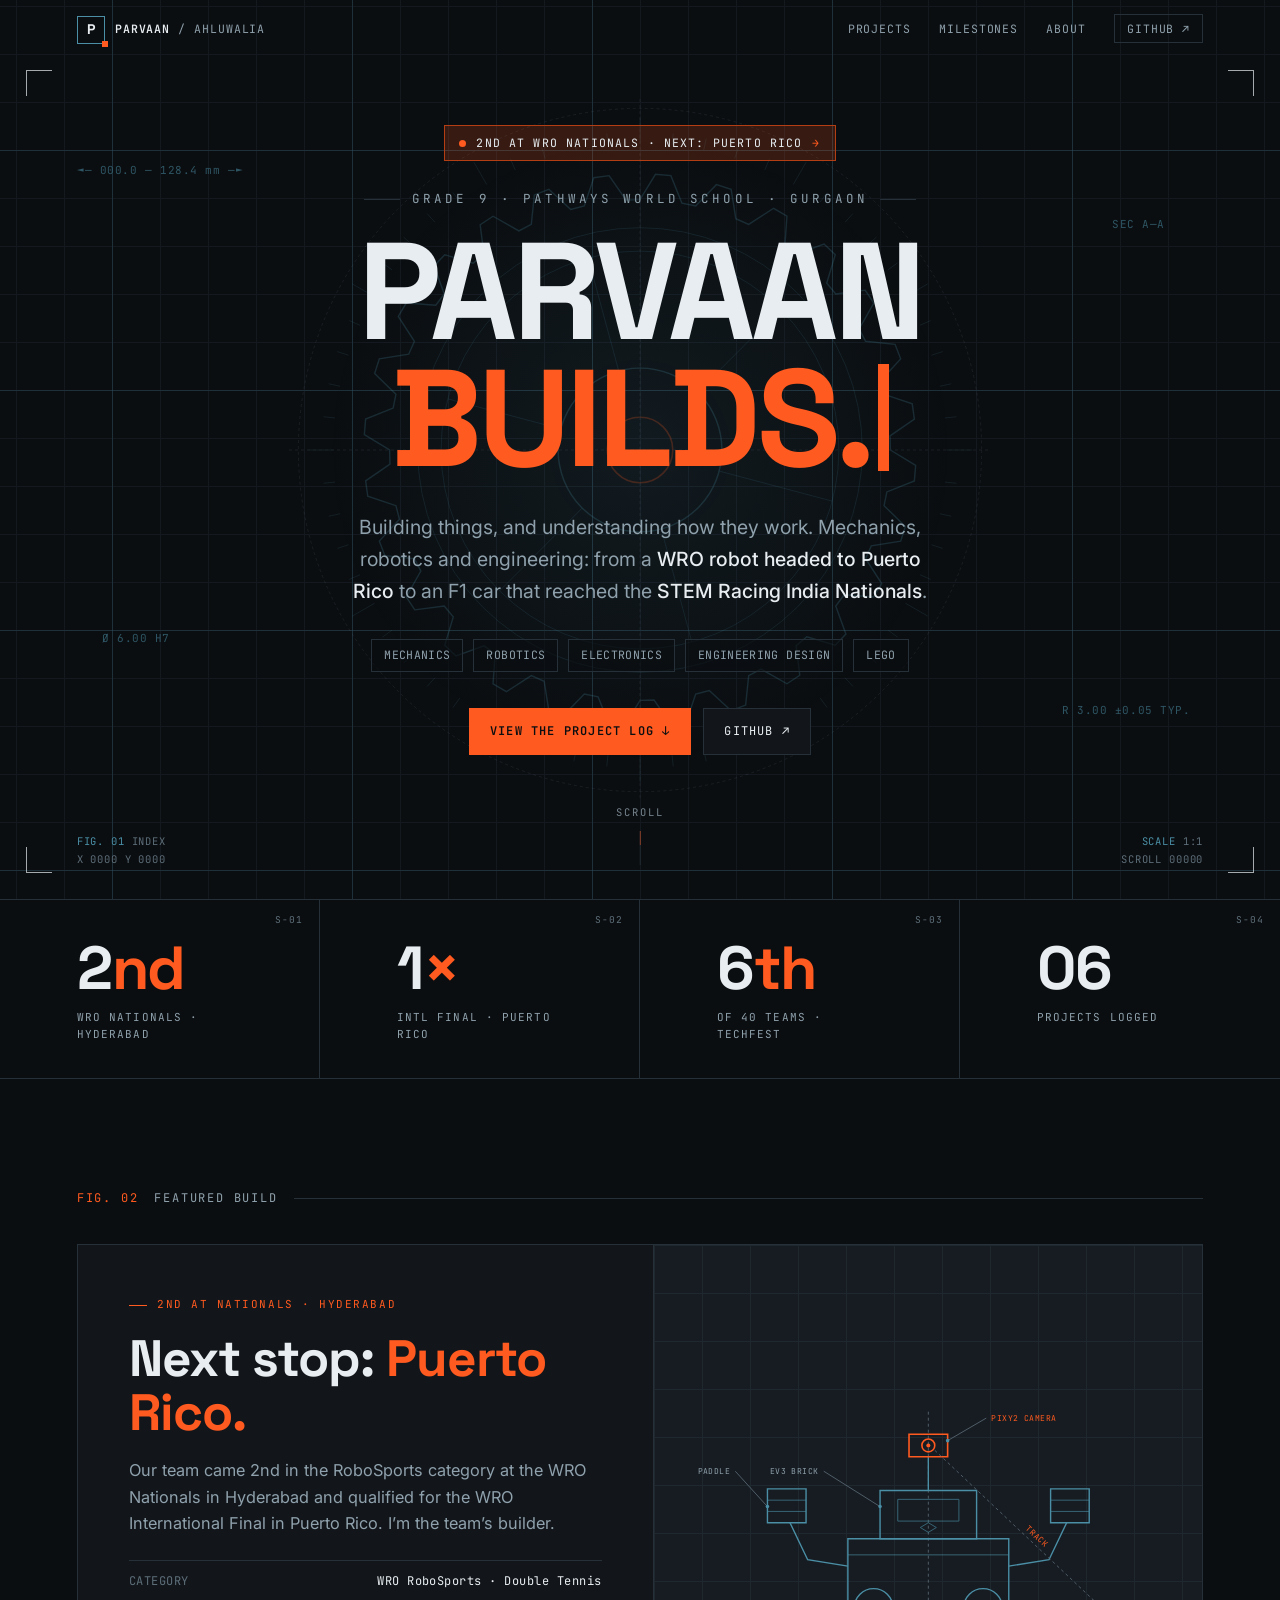
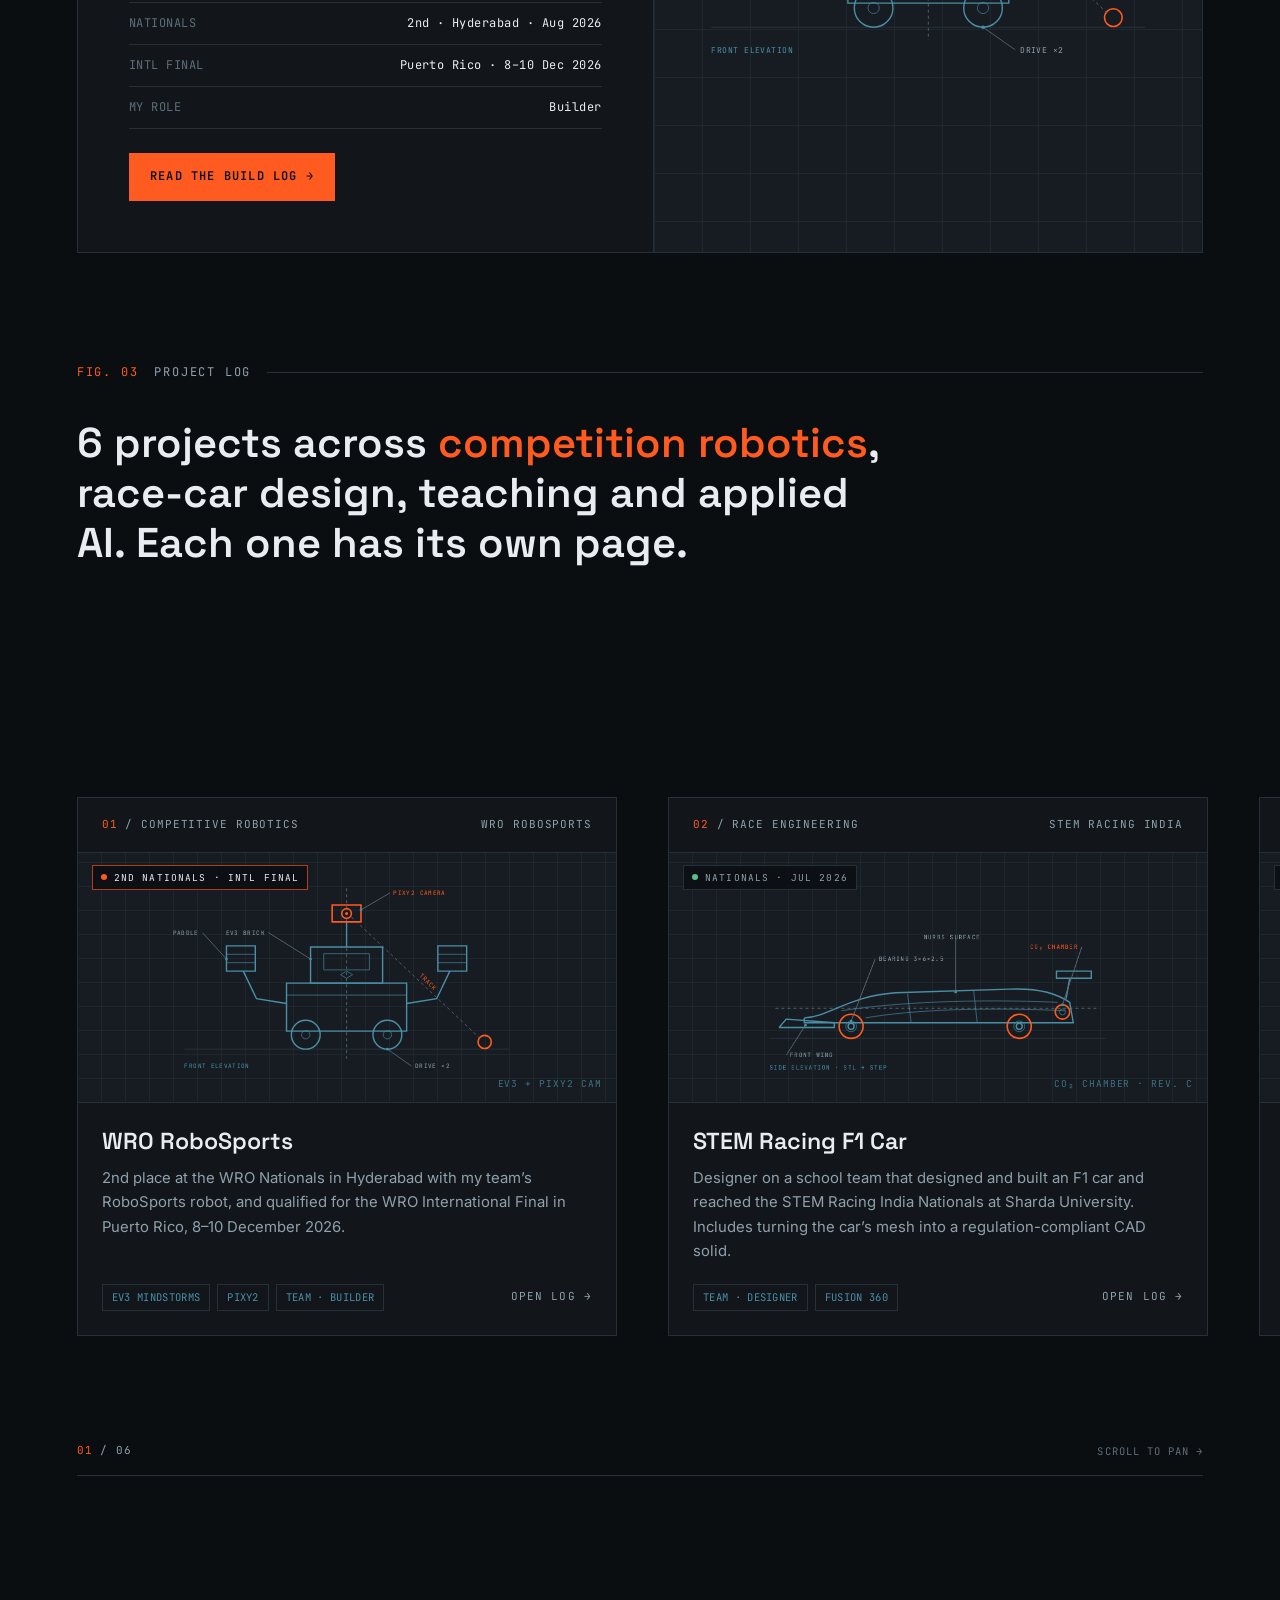
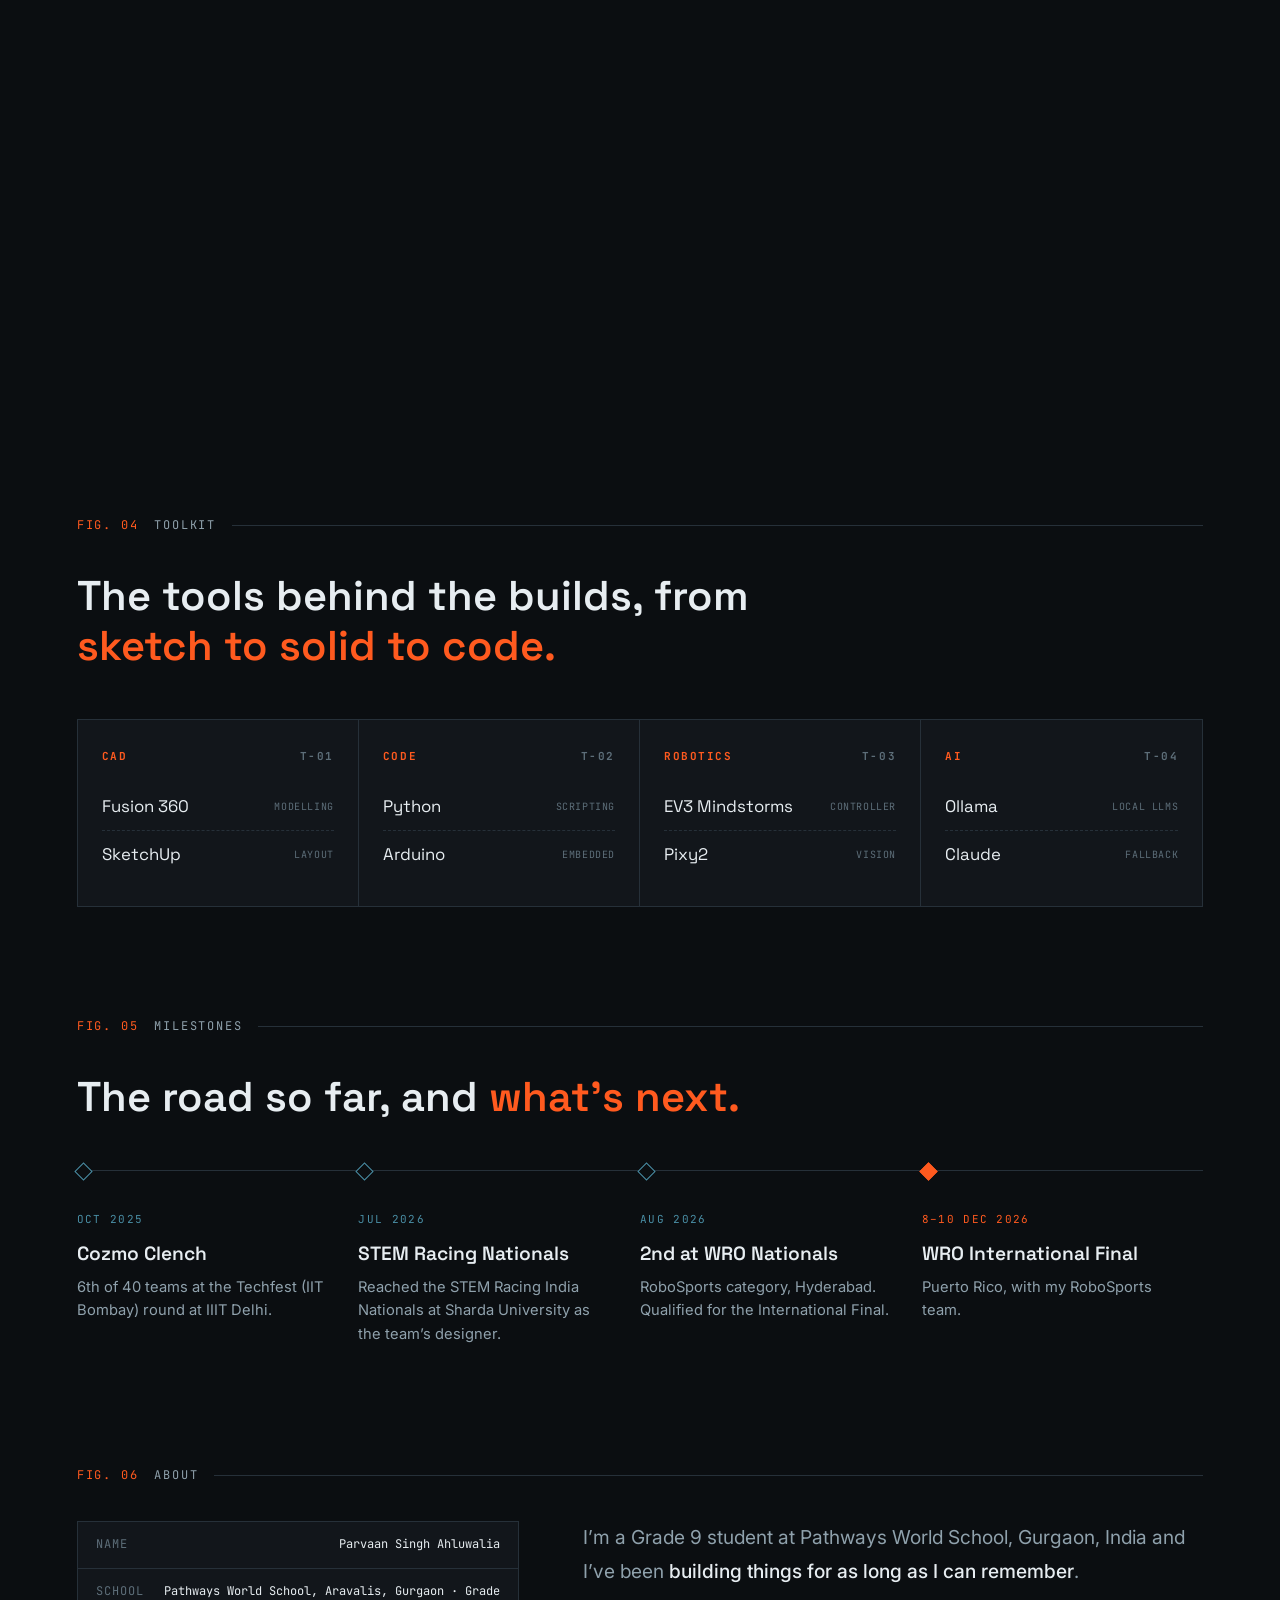
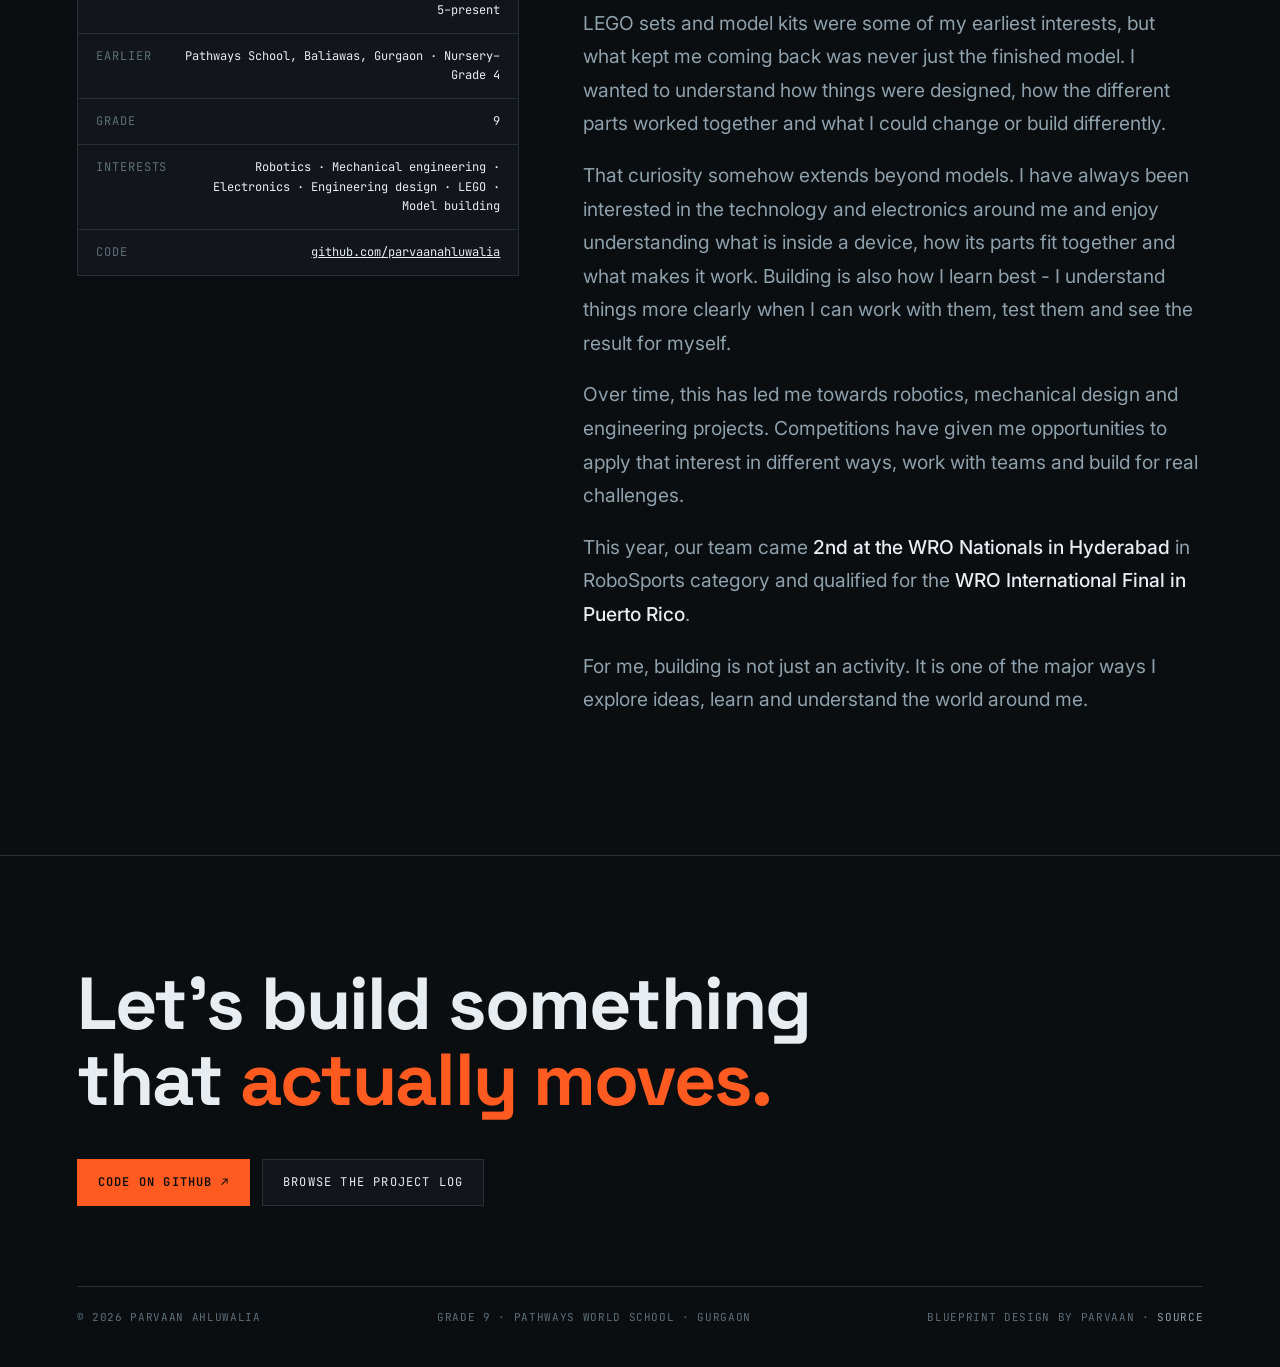
<file: index.html>
<!DOCTYPE html>
<html lang="en">
<head>
<meta charset="UTF-8">
<meta name="viewport" content="width=device-width, initial-scale=1">
<title>Parvaan Ahluwalia: Engineering Portfolio</title>
<meta name="description" content="Parvaan Singh Ahluwalia: Grade 9 at Pathways World School, Gurgaon. 2nd at the WRO Nationals and heading to the WRO International Final in Puerto Rico (Dec 2026); STEM Racing India Nationals; robotics and mechanical design projects.">
<meta name="author" content="Parvaan Singh Ahluwalia">
<link rel="canonical" href="https://parvaanahluwalia.com/">
<meta name="theme-color" content="#0B0E11">
<meta property="og:type" content="website">
<meta property="og:site_name" content="Parvaan Ahluwalia · Engineering Portfolio">
<meta property="og:title" content="Parvaan Ahluwalia: Engineering Portfolio">
<meta property="og:description" content="Parvaan Singh Ahluwalia: Grade 9 at Pathways World School, Gurgaon. 2nd at the WRO Nationals and heading to the WRO International Final in Puerto Rico (Dec 2026); STEM Racing India Nationals; robotics and mechanical design projects.">
<meta property="og:url" content="https://parvaanahluwalia.com/">
<meta property="og:image" content="https://parvaanahluwalia.com/assets/og/home.png">
<meta property="og:image:width" content="1200">
<meta property="og:image:height" content="630">
<meta property="og:image:alt" content="Parvaan Ahluwalia: Engineering Portfolio">
<meta name="twitter:card" content="summary_large_image">
<meta name="twitter:title" content="Parvaan Ahluwalia: Engineering Portfolio">
<meta name="twitter:description" content="Parvaan Singh Ahluwalia: Grade 9 at Pathways World School, Gurgaon. 2nd at the WRO Nationals and heading to the WRO International Final in Puerto Rico (Dec 2026); STEM Racing India Nationals; robotics and mechanical design projects.">
<meta name="twitter:image" content="https://parvaanahluwalia.com/assets/og/home.png">
<link rel="icon" href="assets/favicon.svg" type="image/svg+xml">
<link rel="preconnect" href="https://fonts.googleapis.com">
<link rel="preconnect" href="https://fonts.gstatic.com" crossorigin>
<link href="https://fonts.googleapis.com/css2?family=Space+Grotesk:wght@500;600;700&family=JetBrains+Mono:wght@400;500;600&family=Inter:wght@400;500;600&display=swap" rel="stylesheet">
<link rel="stylesheet" href="assets/css/site.css">
<script type="application/ld+json">{"@context": "https://schema.org", "@type": "Person", "name": "Parvaan Singh Ahluwalia", "url": "https://parvaanahluwalia.com/", "sameAs": ["https://github.com/parvaanahluwalia"], "knowsAbout": ["Robotics", "Mechanical design", "CAD", "Embedded systems", "Applied AI"]}</script>
</head>
<body>
<a class="skip" href="#main">Skip to content</a>
<header class="nav">
  <a class="brand" href="" aria-label="Parvaan Ahluwalia: home"><span class="brand-mark">P</span><span class="brand-name"><b>PARVAAN</b> / AHLUWALIA</span></a>
  <nav aria-label="Main"><ul class="nav-links">
    <li class=""><a href="#projects">Projects</a></li>
    <li class="hide-sm"><a href="#milestones">Milestones</a></li>
    <li class="hide-sm"><a href="#about">About</a></li>
    <li><a class="nav-gh" href="https://github.com/parvaanahluwalia" rel="me noopener" target="_blank">GitHub ↗</a></li>
  </ul></nav>
</header>
<div class="crosshair" id="crosshair" aria-hidden="true"><span></span></div>
<main id="main">
<section class="hero" id="hero" aria-label="Introduction">
  <div class="bp-layer bp-minor" id="bpMinor"></div>
  <div class="bp-layer bp-major" id="bpMajor"></div>
  <div class="hero-glow"></div>
  <div class="hero-gear" id="heroGear"><svg class="dwg draw" viewBox="0 0 600 600" aria-hidden="true">
  <circle class="c" cx="300" cy="300" r="292"/>
  <line class="s2" x1="562.0" y1="300.0" x2="584.0" y2="300.0"/><line class="s2" x1="560.6" y1="327.4" x2="570.5" y2="328.4"/><line class="s2" x1="556.3" y1="354.5" x2="566.1" y2="356.6"/><line class="s2" x1="549.2" y1="381.0" x2="558.7" y2="384.1"/><line class="s2" x1="539.3" y1="406.6" x2="548.5" y2="410.6"/><line class="s2" x1="526.9" y1="431.0" x2="546.0" y2="442.0"/><line class="s2" x1="512.0" y1="454.0" x2="520.1" y2="459.9"/><line class="s2" x1="494.7" y1="475.3" x2="502.1" y2="482.0"/><line class="s2" x1="475.3" y1="494.7" x2="482.0" y2="502.1"/><line class="s2" x1="454.0" y1="512.0" x2="459.9" y2="520.1"/><line class="s2" x1="431.0" y1="526.9" x2="442.0" y2="546.0"/><line class="s2" x1="406.6" y1="539.3" x2="410.6" y2="548.5"/><line class="s2" x1="381.0" y1="549.2" x2="384.1" y2="558.7"/><line class="s2" x1="354.5" y1="556.3" x2="356.6" y2="566.1"/><line class="s2" x1="327.4" y1="560.6" x2="328.4" y2="570.5"/><line class="s2" x1="300.0" y1="562.0" x2="300.0" y2="584.0"/><line class="s2" x1="272.6" y1="560.6" x2="271.6" y2="570.5"/><line class="s2" x1="245.5" y1="556.3" x2="243.4" y2="566.1"/><line class="s2" x1="219.0" y1="549.2" x2="215.9" y2="558.7"/><line class="s2" x1="193.4" y1="539.3" x2="189.4" y2="548.5"/><line class="s2" x1="169.0" y1="526.9" x2="158.0" y2="546.0"/><line class="s2" x1="146.0" y1="512.0" x2="140.1" y2="520.1"/><line class="s2" x1="124.7" y1="494.7" x2="118.0" y2="502.1"/><line class="s2" x1="105.3" y1="475.3" x2="97.9" y2="482.0"/><line class="s2" x1="88.0" y1="454.0" x2="79.9" y2="459.9"/><line class="s2" x1="73.1" y1="431.0" x2="54.0" y2="442.0"/><line class="s2" x1="60.7" y1="406.6" x2="51.5" y2="410.6"/><line class="s2" x1="50.8" y1="381.0" x2="41.3" y2="384.1"/><line class="s2" x1="43.7" y1="354.5" x2="33.9" y2="356.6"/><line class="s2" x1="39.4" y1="327.4" x2="29.5" y2="328.4"/><line class="s2" x1="38.0" y1="300.0" x2="16.0" y2="300.0"/><line class="s2" x1="39.4" y1="272.6" x2="29.5" y2="271.6"/><line class="s2" x1="43.7" y1="245.5" x2="33.9" y2="243.4"/><line class="s2" x1="50.8" y1="219.0" x2="41.3" y2="215.9"/><line class="s2" x1="60.7" y1="193.4" x2="51.5" y2="189.4"/><line class="s2" x1="73.1" y1="169.0" x2="54.0" y2="158.0"/><line class="s2" x1="88.0" y1="146.0" x2="79.9" y2="140.1"/><line class="s2" x1="105.3" y1="124.7" x2="97.9" y2="118.0"/><line class="s2" x1="124.7" y1="105.3" x2="118.0" y2="97.9"/><line class="s2" x1="146.0" y1="88.0" x2="140.1" y2="79.9"/><line class="s2" x1="169.0" y1="73.1" x2="158.0" y2="54.0"/><line class="s2" x1="193.4" y1="60.7" x2="189.4" y2="51.5"/><line class="s2" x1="219.0" y1="50.8" x2="215.9" y2="41.3"/><line class="s2" x1="245.5" y1="43.7" x2="243.4" y2="33.9"/><line class="s2" x1="272.6" y1="39.4" x2="271.6" y2="29.5"/><line class="s2" x1="300.0" y1="38.0" x2="300.0" y2="16.0"/><line class="s2" x1="327.4" y1="39.4" x2="328.4" y2="29.5"/><line class="s2" x1="354.5" y1="43.7" x2="356.6" y2="33.9"/><line class="s2" x1="381.0" y1="50.8" x2="384.1" y2="41.3"/><line class="s2" x1="406.6" y1="60.7" x2="410.6" y2="51.5"/><line class="s2" x1="431.0" y1="73.1" x2="442.0" y2="54.0"/><line class="s2" x1="454.0" y1="88.0" x2="459.9" y2="79.9"/><line class="s2" x1="475.3" y1="105.3" x2="482.0" y2="97.9"/><line class="s2" x1="494.7" y1="124.7" x2="502.1" y2="118.0"/><line class="s2" x1="512.0" y1="146.0" x2="520.1" y2="140.1"/><line class="s2" x1="526.9" y1="169.0" x2="546.0" y2="158.0"/><line class="s2" x1="539.3" y1="193.4" x2="548.5" y2="189.4"/><line class="s2" x1="549.2" y1="219.0" x2="558.7" y2="215.9"/><line class="s2" x1="556.3" y1="245.5" x2="566.1" y2="243.4"/><line class="s2" x1="560.6" y1="272.6" x2="570.5" y2="271.6"/>
  <path class="s" d="M514.0,300.0 L535.6,313.2 L534.5,326.4 L511.0,335.8 L508.6,347.6 L526.8,365.3 L522.8,377.9 L497.7,381.9 L492.8,392.9 L506.6,414.2 L499.8,425.6 L474.5,423.8 L467.3,433.4 L476.0,457.3 L466.9,466.9 L442.6,459.6 L433.4,467.3 L436.6,492.5 L425.6,499.8 L403.5,487.3 L392.9,492.8 L390.3,518.0 L377.9,522.8 L359.2,505.6 L347.6,508.6 L339.5,532.7 L326.4,534.5 L312.0,513.7 L300.0,514.0 L286.8,535.6 L273.6,534.5 L264.2,511.0 L252.4,508.6 L234.7,526.8 L222.1,522.8 L218.1,497.7 L207.1,492.8 L185.8,506.6 L174.4,499.8 L176.2,474.5 L166.6,467.3 L142.7,476.0 L133.1,466.9 L140.4,442.6 L132.7,433.4 L107.5,436.6 L100.2,425.6 L112.7,403.5 L107.2,392.9 L82.0,390.3 L77.2,377.9 L94.4,359.2 L91.4,347.6 L67.3,339.5 L65.5,326.4 L86.3,312.0 L86.0,300.0 L64.4,286.8 L65.5,273.6 L89.0,264.2 L91.4,252.4 L73.2,234.7 L77.2,222.1 L102.3,218.1 L107.2,207.1 L93.4,185.8 L100.2,174.4 L125.5,176.2 L132.7,166.6 L124.0,142.7 L133.1,133.1 L157.4,140.4 L166.6,132.7 L163.4,107.5 L174.4,100.2 L196.5,112.7 L207.1,107.2 L209.7,82.0 L222.1,77.2 L240.8,94.4 L252.4,91.4 L260.5,67.3 L273.6,65.5 L288.0,86.3 L300.0,86.0 L313.2,64.4 L326.4,65.5 L335.8,89.0 L347.6,91.4 L365.3,73.2 L377.9,77.2 L381.9,102.3 L392.9,107.2 L414.2,93.4 L425.6,100.2 L423.8,125.5 L433.4,132.7 L457.3,124.0 L466.9,133.1 L459.6,157.4 L467.3,166.6 L492.5,163.4 L499.8,174.4 L487.3,196.5 L492.8,207.1 L518.0,209.7 L522.8,222.1 L505.6,240.8 L508.6,252.4 L532.7,260.5 L534.5,273.6 L513.7,288.0 Z"/>
  <circle class="s2" cx="300" cy="300" r="190"/>
  <circle class="s2" cx="300" cy="300" r="170"/>
  <line class="s2" x1="367.6" y1="318.0" x2="464.3" y2="343.7"/><line class="s2" x1="318.2" y1="367.6" x2="344.3" y2="464.1"/><line class="s2" x1="250.6" y1="349.6" x2="180.0" y2="420.4"/><line class="s2" x1="232.4" y1="282.0" x2="135.7" y2="256.3"/><line class="s2" x1="281.8" y1="232.4" x2="255.7" y2="135.9"/><line class="s2" x1="349.4" y1="250.4" x2="420.0" y2="179.6"/>
  <circle class="s" cx="300" cy="300" r="70"/>
  <circle class="a" cx="300" cy="300" r="28"/>
  <line class="c" x1="0" y1="300" x2="600" y2="300"/>
  <line class="c" x1="300" y1="0" x2="300" y2="600"/>
</svg></div>
  <div class="dim-line" style="top:18%;left:6%">◄— 000.0 — 128.4 mm —►</div>
  <div class="dim-line" style="bottom:20%;right:7%">R 3.00 ±0.05 TYP.</div>
  <div class="dim-line" style="top:24%;right:9%">SEC A—A</div>
  <div class="dim-line" style="bottom:28%;left:8%">Ø 6.00 H7</div>
  <span class="corner tl"></span><span class="corner tr"></span><span class="corner bl"></span><span class="corner br"></span>
  <div class="hero-content" id="heroContent">
    <a class="badge" href="projects/wro-robosports/"><span class="dot"></span>2nd at WRO Nationals · Next: Puerto Rico <span class="arrow">→</span></a>
    <div class="eyebrow">Grade 9 · Pathways World School · Gurgaon</div>
    <h1>PARVAAN<br><span class="word" id="heroWord" data-words="BUILDS.,DESIGNS.,CODES.,COMPETES.">BUILDS.</span><span class="caret" aria-hidden="true"></span></h1>
    <p class="hero-sub">Building things, and understanding how they work. Mechanics, robotics and engineering: from a <strong>WRO robot headed to Puerto Rico</strong> to an F1 car that reached the <strong>STEM Racing India Nationals</strong>.</p>
    <div class="hero-tags"><span>MECHANICS</span><span>ROBOTICS</span><span>ELECTRONICS</span><span>ENGINEERING DESIGN</span><span>LEGO</span></div>
    <div class="hero-ctas">
      <a class="btn primary" href="#projects">View the project log ↓</a>
      <a class="btn" href="https://github.com/parvaanahluwalia" rel="me noopener" target="_blank">GitHub ↗</a>
    </div>
  </div>
  <div class="readout" aria-hidden="true"><span class="tag">FIG. 01</span> INDEX<br><span id="coord">X 0000  Y 0000</span></div>
  <div class="readout readout-r" aria-hidden="true"><span class="tag">SCALE</span> 1:1<br>SCROLL <span id="scrollY">00000</span></div>
  <div class="scroll-cue" aria-hidden="true"><span>Scroll</span><div class="track"></div></div>
</section>

<section class="stats" aria-label="At a glance">
  <div class="stat reveal" data-ref="S-01"><div class="n"><span data-count="2" data-pad="1">2</span><span class="u">nd</span></div><div class="l">WRO Nationals · Hyderabad</div></div>
  <div class="stat reveal" data-ref="S-02"><div class="n"><span data-count="1" data-pad="1">1</span><span class="u">×</span></div><div class="l">Intl Final · Puerto Rico</div></div>
  <div class="stat reveal" data-ref="S-03"><div class="n"><span data-count="6" data-pad="1">6</span><span class="u">th</span></div><div class="l">Of 40 teams · Techfest</div></div>
  <div class="stat reveal" data-ref="S-04"><div class="n"><span data-count="6">06</span></div><div class="l">Projects logged</div></div>
</section>

<section class="section" aria-labelledby="featured-h">
  <div class="section-label"><span class="num">FIG. 02</span> Featured build</div>
  <div class="feature reveal">
    <div class="feature-copy">
      <span class="kicker">2nd at Nationals · Hyderabad</span>
      <h2 id="featured-h">Next stop: <span style="color:var(--accent)">Puerto Rico.</span></h2>
      <p>Our team came 2nd in the RoboSports category at the WRO Nationals in Hyderabad and qualified for the WRO International Final in Puerto Rico. I’m the team’s builder.</p>
      <ul class="spec-list">
        <li><span>Category</span><span>WRO RoboSports · Double Tennis</span></li>
        <li><span>Nationals</span><span>2nd · Hyderabad · Aug 2026</span></li>
        <li><span>Intl Final</span><span>Puerto Rico · 8–10 Dec 2026</span></li>
        <li><span>My role</span><span>Builder</span></li>
      </ul>
      <a class="btn primary" href="projects/wro-robosports/">Read the build log →</a>
    </div>
    <div class="feature-visual"><div class="gridpaper"></div><svg class="dwg draw" viewBox="0 0 600 340" role="img" aria-label="Front elevation drawing of the WRO RoboSports robot with Pixy2 camera">
  <line class="c" x1="300" y1="22" x2="300" y2="306"/>
  <line class="g" x1="30" y1="290" x2="570" y2="290"/>
  <rect class="s" x="200" y="180" width="200" height="80"/>
  <line class="s2" x1="200" y1="200" x2="400" y2="200"/>
  <rect class="s" x="240" y="120" width="120" height="60"/>
  <rect class="s2" x="262" y="131" width="76" height="27"/>
  <path class="s2" d="M290 166 L300 160 L310 166 L300 172 Z"/>
  <line class="s" x1="300" y1="120" x2="300" y2="78"/>
  <rect class="a" x="276" y="50" width="48" height="28"/>
  <circle class="a" cx="300" cy="64" r="8"/>
  <circle class="af" cx="300" cy="64" r="2.5"/>
  <circle class="s" cx="232" cy="266" r="24"/><circle class="s2" cx="232" cy="266" r="7"/>
  <circle class="s" cx="368" cy="266" r="24"/><circle class="s2" cx="368" cy="266" r="7"/>
  <path class="s" d="M200 214 L150 206 L128 160"/>
  <path class="s" d="M400 214 L450 206 L472 160"/>
  <rect class="s" x="100" y="118" width="48" height="42"/>
  <rect class="s" x="452" y="118" width="48" height="42"/>
  <line class="s2" x1="100" y1="132" x2="148" y2="132"/><line class="s2" x1="100" y1="146" x2="148" y2="146"/>
  <line class="s2" x1="452" y1="132" x2="500" y2="132"/><line class="s2" x1="452" y1="146" x2="500" y2="146"/>
  <circle class="a" cx="530" cy="278" r="11"/>
  <path class="c" d="M308 70 L522 272"/>
  <text x="420" y="168" class="t-a" transform="rotate(43 420 168)">TRACK</text>
  <path class="d" d="M324 58 L372 30"/><circle class="lf" cx="324" cy="58" r="2.2"/><text x="378" y="33.5" text-anchor="start" class="t-a">PIXY2 CAMERA</text>
  <path class="d" d="M240 140 L170 96"/><circle class="lf" cx="240" cy="140" r="2.2"/><text x="164" y="99.5" text-anchor="end" class="">EV3 BRICK</text>
  <path class="d" d="M100 140 L60 96"/><circle class="lf" cx="100" cy="140" r="2.2"/><text x="54" y="99.5" text-anchor="end" class="">PADDLE</text>
  <path class="d" d="M368 290 L408 318"/><circle class="lf" cx="368" cy="290" r="2.2"/><text x="414" y="321.5" text-anchor="start" class="">DRIVE ×2</text>
  <text x="30" y="322" class="t-l">FRONT ELEVATION</text>
</svg></div>
  </div>
</section>

<section class="section" id="projects" aria-labelledby="projects-h">
  <div class="section-label"><span class="num">FIG. 03</span> Project log</div>
  <h2 class="section-title" id="projects-h">6 projects across <em>competition robotics</em>, race-car design, teaching and applied AI. Each one has its own page.</h2>
  <div class="rail-wrap" id="railWrap">
    <div class="rail-sticky">
      <div class="rail-track" id="railTrack">
      <a class="card" href="projects/wro-robosports/">
        <div class="card-head"><span><span class="id">01</span> / Competitive robotics</span><span>WRO RoboSports</span></div>
        <div class="card-visual"><span class="status live">2nd Nationals · Intl Final</span><svg class="dwg draw" viewBox="0 0 600 340" role="img" aria-label="Front elevation drawing of the WRO RoboSports robot with Pixy2 camera">
  <line class="c" x1="300" y1="22" x2="300" y2="306"/>
  <line class="g" x1="30" y1="290" x2="570" y2="290"/>
  <rect class="s" x="200" y="180" width="200" height="80"/>
  <line class="s2" x1="200" y1="200" x2="400" y2="200"/>
  <rect class="s" x="240" y="120" width="120" height="60"/>
  <rect class="s2" x="262" y="131" width="76" height="27"/>
  <path class="s2" d="M290 166 L300 160 L310 166 L300 172 Z"/>
  <line class="s" x1="300" y1="120" x2="300" y2="78"/>
  <rect class="a" x="276" y="50" width="48" height="28"/>
  <circle class="a" cx="300" cy="64" r="8"/>
  <circle class="af" cx="300" cy="64" r="2.5"/>
  <circle class="s" cx="232" cy="266" r="24"/><circle class="s2" cx="232" cy="266" r="7"/>
  <circle class="s" cx="368" cy="266" r="24"/><circle class="s2" cx="368" cy="266" r="7"/>
  <path class="s" d="M200 214 L150 206 L128 160"/>
  <path class="s" d="M400 214 L450 206 L472 160"/>
  <rect class="s" x="100" y="118" width="48" height="42"/>
  <rect class="s" x="452" y="118" width="48" height="42"/>
  <line class="s2" x1="100" y1="132" x2="148" y2="132"/><line class="s2" x1="100" y1="146" x2="148" y2="146"/>
  <line class="s2" x1="452" y1="132" x2="500" y2="132"/><line class="s2" x1="452" y1="146" x2="500" y2="146"/>
  <circle class="a" cx="530" cy="278" r="11"/>
  <path class="c" d="M308 70 L522 272"/>
  <text x="420" y="168" class="t-a" transform="rotate(43 420 168)">TRACK</text>
  <path class="d" d="M324 58 L372 30"/><circle class="lf" cx="324" cy="58" r="2.2"/><text x="378" y="33.5" text-anchor="start" class="t-a">PIXY2 CAMERA</text>
  <path class="d" d="M240 140 L170 96"/><circle class="lf" cx="240" cy="140" r="2.2"/><text x="164" y="99.5" text-anchor="end" class="">EV3 BRICK</text>
  <path class="d" d="M100 140 L60 96"/><circle class="lf" cx="100" cy="140" r="2.2"/><text x="54" y="99.5" text-anchor="end" class="">PADDLE</text>
  <path class="d" d="M368 290 L408 318"/><circle class="lf" cx="368" cy="290" r="2.2"/><text x="414" y="321.5" text-anchor="start" class="">DRIVE ×2</text>
  <text x="30" y="322" class="t-l">FRONT ELEVATION</text>
</svg><span class="glyph-label">EV3 + PIXY2 CAM</span></div>
        <div class="card-body">
          <h3>WRO RoboSports</h3>
          <p>2nd place at the WRO Nationals in Hyderabad with my team’s RoboSports robot, and qualified for the WRO International Final in Puerto Rico, 8–10 December 2026.</p>
          <div class="card-foot"><div class="chips"><span>EV3 MINDSTORMS</span><span>PIXY2</span><span>TEAM · BUILDER</span></div><span class="card-cta">Open log <span class="arr">→</span></span></div>
        </div>
      </a>
      <a class="card" href="projects/f1-in-schools/">
        <div class="card-head"><span><span class="id">02</span> / Race engineering</span><span>STEM Racing India</span></div>
        <div class="card-visual"><span class="status done">Nationals · Jul 2026</span><svg class="dwg draw" viewBox="0 0 600 340" role="img" aria-label="Side elevation drawing of the F1 in Schools race car">
  <line class="g" x1="20" y1="272" x2="580" y2="272"/>
  <line class="c" x1="30" y1="222" x2="570" y2="222"/>
  <path class="s" d="M78 238 C 120 236 150 202 230 196 L 420 190 C 468 188 500 198 520 212 L 526 246 L 78 246 Z"/>
  <path class="s2" d="M140 226 C 230 212 360 206 500 212"/>
  <path class="s2" d="M180 238 C 260 224 380 220 512 226"/>
  <path class="s2" d="M250 198 C 252 214 254 230 256 246"/>
  <path class="s2" d="M360 192 C 362 210 364 228 366 246"/>
  <path class="s" d="M36 254 L128 254 L128 246 L48 240 Z"/>
  <rect class="s" x="498" y="160" width="58" height="12"/>
  <line class="s" x1="520" y1="172" x2="514" y2="206"/>
  <circle class="a" cx="508" cy="228" r="12"/><circle class="s2" cx="508" cy="228" r="5"/>
  <circle class="a" cx="156" cy="252" r="20"/><circle class="s" cx="156" cy="252" r="5"/><circle class="s2" cx="156" cy="252" r="9"/>
  <circle class="a" cx="436" cy="252" r="20"/><circle class="s" cx="436" cy="252" r="5"/><circle class="s2" cx="436" cy="252" r="9"/>
  <path class="d" d="M508 216 L540 120"/><circle class="lf" cx="508" cy="216" r="2.2"/><text x="534" y="123.5" text-anchor="end" class="t-a">CO₂ CHAMBER</text>
  <path class="d" d="M156 243 L196 140"/><circle class="lf" cx="156" cy="243" r="2.2"/><text x="202" y="143.5" text-anchor="start" class="">BEARING 3×6×2.5</text>
  <path class="d" d="M330 195 L330 104"/><circle class="lf" cx="330" cy="195" r="2.2"/><text x="324" y="107.5" text-anchor="middle" class="">NURBS SURFACE</text>
  <path class="d" d="M80 250 L48 300"/><circle class="lf" cx="80" cy="250" r="2.2"/><text x="54" y="303.5" text-anchor="start" class="">FRONT WING</text>
  <text x="20" y="324" class="t-l">SIDE ELEVATION · STL → STEP</text>
</svg><span class="glyph-label">CO₂ CHAMBER · REV. C</span></div>
        <div class="card-body">
          <h3>STEM Racing F1 Car</h3>
          <p>Designer on a school team that designed and built an F1 car and reached the STEM Racing India Nationals at Sharda University. Includes turning the car’s mesh into a regulation-compliant CAD solid.</p>
          <div class="card-foot"><div class="chips"><span>TEAM · DESIGNER</span><span>FUSION 360</span></div><span class="card-cta">Open log <span class="arr">→</span></span></div>
        </div>
      </a>
      <a class="card" href="projects/cozmo-clench/">
        <div class="card-head"><span><span class="id">03</span> / Competitive robotics</span><span>Techfest · IIT Bombay</span></div>
        <div class="card-visual"><span class="status done">6th of 40 · Oct 2025</span><svg class="dwg draw" viewBox="0 0 600 340" role="img" aria-label="Control schematic for the Cozmo Clench project">
  <line class="c" x1="300" y1="30" x2="300" y2="310"/>
  <rect class="s" x="238" y="112" width="124" height="116"/>
  <rect class="s2" x="258" y="132" width="84" height="76"/>
  <circle class="lf" cx="250" cy="124" r="3"/>
  <line class="s2" x1="222" y1="128" x2="238" y2="128"/><line class="s2" x1="362" y1="128" x2="378" y2="128"/><line class="s2" x1="222" y1="146" x2="238" y2="146"/><line class="s2" x1="362" y1="146" x2="378" y2="146"/><line class="s2" x1="222" y1="164" x2="238" y2="164"/><line class="s2" x1="362" y1="164" x2="378" y2="164"/><line class="s2" x1="222" y1="182" x2="238" y2="182"/><line class="s2" x1="362" y1="182" x2="378" y2="182"/><line class="s2" x1="222" y1="200" x2="238" y2="200"/><line class="s2" x1="362" y1="200" x2="378" y2="200"/><line class="s2" x1="222" y1="218" x2="238" y2="218"/><line class="s2" x1="362" y1="218" x2="378" y2="218"/>
  <path class="a" d="M170 120 L118 170 L170 220"/>
  <path class="a" d="M430 120 L482 170 L430 220"/>
  <line class="s" x1="378" y1="146" x2="420" y2="146"/>
  <line class="s" x1="180" y1="194" x2="222" y2="194"/>
  <text x="300" y="175" text-anchor="middle" class="t-l">MCU</text>
  <path class="d" d="M300 112 L300 60"/><circle class="lf" cx="300" cy="112" r="2.2"/><text x="294" y="63.5" text-anchor="middle" class="">CONTROLLER</text>
  <path class="d" d="M482 170 L520 260"/><circle class="lf" cx="482" cy="170" r="2.2"/><text x="514" y="263.5" text-anchor="end" class="t-a">CODE</text>
  <text x="20" y="324" class="t-l">CONTROL SCHEMATIC · 2025</text>
</svg><span class="glyph-label">CONTROL SCHEMATIC</span></div>
        <div class="card-body">
          <h3>Cozmo Clench</h3>
          <p>A four-member team build for Techfest, IIT Bombay: the bot, the track and the code. 6th out of 40 teams at the round held at IIIT Delhi.</p>
          <div class="card-foot"><div class="chips"><span>TEAM OF 4</span><span>CODING</span><span>TECHFEST</span></div><span class="card-cta">Open log <span class="arr">→</span></span></div>
        </div>
      </a>
      <a class="card" href="projects/robotics-workshop/">
        <div class="card-head"><span><span class="id">04</span> / Teaching</span><span>Pathways World School</span></div>
        <div class="card-visual"><span class="status done">Led · 2023–24</span><svg class="dwg draw" viewBox="0 0 600 340" role="img" aria-label="Plan drawing of a 2 by 4 building brick for the robotics and design workshop">
  <line class="c" x1="300" y1="40" x2="300" y2="300"/>
  <line class="c" x1="150" y1="155" x2="450" y2="155"/>
  <rect class="s" x="193" y="95" width="214" height="120" rx="4"/>
  <rect class="s2" x="203" y="105" width="194" height="100" rx="2"/>
  <circle class="s" cx="220.0" cy="125" r="17"/><circle class="s2" cx="220.0" cy="125" r="10"/><circle class="s" cx="220.0" cy="185" r="17"/><circle class="s2" cx="220.0" cy="185" r="10"/><circle class="s" cx="273.3" cy="125" r="17"/><circle class="s2" cx="273.3" cy="125" r="10"/><circle class="s" cx="273.3" cy="185" r="17"/><circle class="s2" cx="273.3" cy="185" r="10"/><circle class="s" cx="326.6" cy="125" r="17"/><circle class="s2" cx="326.6" cy="125" r="10"/><circle class="s" cx="326.6" cy="185" r="17"/><circle class="s2" cx="326.6" cy="185" r="10"/><circle class="s" cx="379.9" cy="125" r="17"/><circle class="s2" cx="379.9" cy="125" r="10"/><circle class="s" cx="379.9" cy="185" r="17"/><circle class="s2" cx="379.9" cy="185" r="10"/>
  <path class="a" d="M193 250 L407 250 M193 244 L193 256 M407 244 L407 256"/>
  <text x="300" y="270" text-anchor="middle" class="t-a">4 × STUD</text>
  <path class="a" d="M440 95 L440 215 M434 95 L446 95 M434 215 L446 215"/>
  <text x="452" y="158" class="t-a">2 × STUD</text>
  <path class="d" d="M220 125 L140 70"/><circle class="lf" cx="220" cy="125" r="2.2"/><text x="134" y="73.5" text-anchor="end" class="">STUD</text>
  <path class="d" d="M407 200 L470 300"/><circle class="lf" cx="407" cy="200" r="2.2"/><text x="476" y="303.5" text-anchor="start" class="">BUILD YOUR OWN</text>
  <text x="20" y="324" class="t-l">BRICK PLAN · GRADE 6 WORKSHOP</text>
</svg><span class="glyph-label">GRADE 6 · LEGO</span></div>
        <div class="card-body">
          <h3>Robotics & Design Workshop</h3>
          <p>A robotics and design workshop I planned and ran on my own for Grade 6 students at school, ending with them building their own LEGO projects.</p>
          <div class="card-foot"><div class="chips"><span>TEACHING</span><span>ROBOTICS</span><span>DESIGN</span><span>LEGO</span></div><span class="card-cta">Open log <span class="arr">→</span></span></div>
        </div>
      </a>
      <a class="card" href="projects/jarvis/">
        <div class="card-head"><span><span class="id">05</span> / Applied AI</span><span>Self-hosted</span></div>
        <div class="card-visual"><span class="status done">Built · iterating</span><svg class="dwg draw" viewBox="0 0 600 340" role="img" aria-label="System diagram of the J.A.R.V.I.S. assistant">
  <circle class="c" cx="300" cy="160" r="140"/>
  <circle class="s2" cx="300" cy="160" r="112"/>
  <circle class="s2" cx="300" cy="160" r="74"/>
  <circle class="s" cx="300" cy="160" r="34"/>
  <line class="s2" x1="300" y1="160" x2="300.0" y2="48.0"/><line class="s2" x1="300" y1="160" x2="343.5" y2="100.1"/><line class="s2" x1="300" y1="160" x2="406.5" y2="125.4"/><line class="s2" x1="300" y1="160" x2="370.4" y2="182.9"/><line class="s2" x1="300" y1="160" x2="365.8" y2="250.6"/><line class="s2" x1="300" y1="160" x2="300.0" y2="234.0"/><line class="s2" x1="300" y1="160" x2="234.2" y2="250.6"/><line class="s2" x1="300" y1="160" x2="229.6" y2="182.9"/><line class="s2" x1="300" y1="160" x2="193.5" y2="125.4"/><line class="s2" x1="300" y1="160" x2="256.5" y2="100.1"/>
  <circle class="a" cx="300.0" cy="48.0" r="5"/><circle class="s" cx="343.5" cy="100.1" r="3.5"/><circle class="s" cx="406.5" cy="125.4" r="5"/><circle class="s" cx="370.4" cy="182.9" r="3.5"/><circle class="a" cx="365.8" cy="250.6" r="5"/><circle class="s" cx="300.0" cy="234.0" r="3.5"/><circle class="s" cx="234.2" cy="250.6" r="5"/><circle class="s" cx="229.6" cy="182.9" r="3.5"/><circle class="s" cx="193.5" cy="125.4" r="5"/><circle class="s" cx="256.5" cy="100.1" r="3.5"/>
  <circle class="af" cx="300" cy="160" r="9"/>
  <path class="a" d="M100 300 L104 300.0 L108 299.9 L112 299.9 L116 299.8 L120 299.8 L124 299.9 L128 300.0 L132 300.2 L136 300.3 L140 300.5 L144 300.6 L148 300.5 L152 300.3 L156 300.0 L160 299.5 L164 299.0 L168 298.6 L172 298.4 L176 298.5 L180 299.1 L184 300.1 L188 301.3 L192 302.5 L196 303.4 L200 303.7 L204 303.2 L208 301.9 L212 299.8 L216 297.4 L220 295.1 L224 293.5 L228 293.1 L232 294.2 L236 296.7 L240 300.4 L244 304.4 L248 308.0 L252 310.2 L256 310.5 L260 308.6 L264 304.6 L268 299.4 L272 293.9 L276 289.4 L280 286.9 L284 287.0 L288 289.8 L292 294.7 L296 300.8 L300 306.8 L304 311.4 L308 313.7 L312 313.2 L316 310.0 L320 305.0 L324 299.1 L328 293.7 L332 289.9 L336 288.3 L340 289.1 L344 292.0 L348 296.2 L352 300.7 L356 304.7 L360 307.3 L364 308.2 L368 307.4 L372 305.2 L376 302.4 L380 299.5 L384 297.1 L388 295.7 L392 295.4 L396 295.9 L400 297.2 L404 298.8 L408 300.3 L412 301.4 L416 302.1 L420 302.2 L424 301.8 L428 301.2 L432 300.5 L436 299.9 L440 299.4 L444 299.2 L448 299.2 L452 299.3 L456 299.6 L460 299.8 L464 300.0 L468 300.2 L472 300.3 L476 300.3 L480 300.2 L484 300.1 L488 300.0 L492 300.0 L496 299.9 L500 299.9"/>
  <path class="d" d="M300 48 L180 22"/><circle class="lf" cx="300" cy="48" r="2.2"/><text x="174" y="25.5" text-anchor="end" class="t-a">LOCAL MODELS — OLLAMA</text>
  <path class="d" d="M406 196 L446 238"/><circle class="lf" cx="406" cy="196" r="2.2"/><text x="452" y="241.5" text-anchor="start" class="">FALLBACK — CLAUDE</text>
  <path class="d" d="M370 103 L460 70"/><circle class="lf" cx="370" cy="103" r="2.2"/><text x="466" y="73.5" text-anchor="start" class="">MEMORY BANK</text>
  <path class="d" d="M194 196 L120 230"/><circle class="lf" cx="194" cy="196" r="2.2"/><text x="114" y="233.5" text-anchor="end" class="">STL GENERATION</text>
  <text x="300" y="330" text-anchor="middle">VOICE I/O</text>
  <text x="20" y="330" class="t-l">SYSTEM DIAGRAM</text>
</svg><span class="glyph-label">LOCAL INFERENCE · OLLAMA</span></div>
        <div class="card-body">
          <h3>J.A.R.V.I.S. Assistant</h3>
          <p>A self-hosted AI assistant in a single HTML file: 3D particle UI, voice in and out, local Ollama models with Claude as fallback, STL generation and a persistent memory.</p>
          <div class="card-foot"><div class="chips"><span>OLLAMA</span><span>VOICE I/O</span><span>3D PARTICLES</span></div><span class="card-cta">Open log <span class="arr">→</span></span></div>
        </div>
      </a>
      <a class="card" href="projects/ev-go-kart/">
        <div class="card-head"><span><span class="id">06</span> / Electric vehicle</span><span>Personal build</span></div>
        <div class="card-visual"><span class="status wip">Design + sourcing</span><svg class="dwg draw" viewBox="0 0 600 340" role="img" aria-label="Plan view drawing of the electric go-kart layout">
  <line class="c" x1="40" y1="170" x2="560" y2="170"/>
  <path class="s" d="M130 120 L170 92 L440 92 L460 110 L460 230 L440 248 L170 248 L130 220 Z"/>
  <path class="s2" d="M170 92 L170 248 M440 92 L440 248"/>
  <rect class="s" x="156" y="54" width="48" height="28"/><rect class="s" x="156" y="258" width="48" height="28"/>
  <rect class="s" x="400" y="50" width="56" height="34"/><rect class="s" x="400" y="256" width="56" height="34"/>
  <line class="s2" x1="180" y1="82" x2="180" y2="258"/>
  <line class="s" x1="428" y1="84" x2="428" y2="256"/>
  <rect class="s" x="296" y="132" width="72" height="76" rx="10"/>
  <rect class="s2" x="306" y="142" width="52" height="56" rx="6"/>
  <circle class="s" cx="246" cy="170" r="18"/>
  <line class="s2" x1="228" y1="170" x2="184" y2="170"/>
  <rect class="a" x="380" y="104" width="30" height="132"/>
  <line class="a" x1="390" y1="120" x2="390" y2="220"/>
  <rect class="a" x="474" y="148" width="44" height="44"/>
  <path class="a" d="M474 160 L428 156 M474 180 L428 184"/>
  <path class="d" d="M518 170 L548 120"/><circle class="lf" cx="518" cy="170" r="2.2"/><text x="542" y="123.5" text-anchor="end" class="t-a">MOTOR</text>
  <path class="d" d="M395 236 L470 316"/><circle class="lf" cx="395" cy="236" r="2.2"/><text x="476" y="319.5" text-anchor="start" class="t-a">BATTERY PACK</text>
  <path class="d" d="M246 152 L250 32"/><circle class="lf" cx="246" cy="152" r="2.2"/><text x="244" y="35.5" text-anchor="middle" class="">STEERING</text>
  <path class="d" d="M332 208 L332 316"/><circle class="lf" cx="332" cy="208" r="2.2"/><text x="326" y="319.5" text-anchor="middle" class="">SEAT</text>
  <text x="30" y="324" class="t-l">PLAN VIEW</text>
</svg><span class="glyph-label">PLAN VIEW · LAYOUT</span></div>
        <div class="card-body">
          <h3>DIY EV Go-Kart</h3>
          <p>An electric go-kart planned end to end: chassis layout in SketchUp, a full bill of materials audited line by line, and sourcing for the drivetrain and battery.</p>
          <div class="card-foot"><div class="chips"><span>SKETCHUP</span><span>BOM PLANNING</span><span>ELECTRIC DRIVETRAIN</span></div><span class="card-cta">Open log <span class="arr">→</span></span></div>
        </div>
      </a>
      </div>
      <div class="rail-counter" id="railCounter"><span class="accent">01</span> / 06</div>
      <div class="rail-hint">Scroll to pan →</div>
      <div class="rail-progress"><div class="rail-progress-fill" id="railFill"></div></div>
    </div>
  </div>
</section>

<section class="section" aria-labelledby="kit-h">
  <div class="section-label"><span class="num">FIG. 04</span> Toolkit</div>
  <h2 class="section-title" id="kit-h">The tools behind the builds, from <em>sketch to solid to code.</em></h2>
  <div class="toolkit"><div class="tk reveal"><h3>CAD<span>T-01</span></h3><ul><li>Fusion 360<small>Modelling</small></li><li>SketchUp<small>Layout</small></li></ul></div><div class="tk reveal"><h3>Code<span>T-02</span></h3><ul><li>Python<small>Scripting</small></li><li>Arduino<small>Embedded</small></li></ul></div><div class="tk reveal"><h3>Robotics<span>T-03</span></h3><ul><li>EV3 Mindstorms<small>Controller</small></li><li>Pixy2<small>Vision</small></li></ul></div><div class="tk reveal"><h3>AI<span>T-04</span></h3><ul><li>Ollama<small>Local LLMs</small></li><li>Claude<small>Fallback</small></li></ul></div></div>
</section>

<section class="section" id="milestones" aria-labelledby="ms-h">
  <div class="section-label"><span class="num">FIG. 05</span> Milestones</div>
  <h2 class="section-title" id="ms-h">The road so far, and <em>what’s next.</em></h2>
  <ol class="timeline">
    <li class="reveal"><span class="when">Oct 2025</span><h3>Cozmo Clench</h3><p>6th of 40 teams at the Techfest (IIT Bombay) round at IIIT Delhi.</p></li>
    <li class="reveal"><span class="when">Jul 2026</span><h3>STEM Racing Nationals</h3><p>Reached the STEM Racing India Nationals at Sharda University as the team’s designer.</p></li>
    <li class="reveal"><span class="when">Aug 2026</span><h3>2nd at WRO Nationals</h3><p>RoboSports category, Hyderabad. Qualified for the International Final.</p></li>
    <li class="reveal next"><span class="when">8–10 Dec 2026</span><h3>WRO International Final</h3><p>Puerto Rico, with my RoboSports team.</p></li>
  </ol>
</section>

<section class="section" id="about" aria-labelledby="about-h">
  <div class="section-label"><span class="num">FIG. 06</span> About</div>
  <div class="about">
    <div class="about-card reveal">
      <div class="row"><span>Name</span><span>Parvaan Singh Ahluwalia</span></div>
      <div class="row"><span>School</span><span>Pathways World School, Aravalis, Gurgaon · Grade 5–present</span></div>
      <div class="row"><span>Earlier</span><span>Pathways School, Baliawas, Gurgaon · Nursery–Grade 4</span></div>
      <div class="row"><span>Grade</span><span>9</span></div>
      <div class="row"><span>Interests</span><span>Robotics · Mechanical engineering · Electronics · Engineering design · LEGO · Model building</span></div>
      <div class="row"><span>Code</span><span><a href="https://github.com/parvaanahluwalia" rel="me noopener" target="_blank">github.com/parvaanahluwalia</a></span></div>
    </div>
    <div class="about-copy reveal">
      <h2 class="sr-only" id="about-h">About Parvaan</h2>
      <p>I’m a Grade 9 student at Pathways World School, Gurgaon, India and I’ve been <strong>building things for as long as I can remember</strong>.</p>
      <p>LEGO sets and model kits were some of my earliest interests, but what kept me coming back was never just the finished model. I wanted to understand how things were designed, how the different parts worked together and what I could change or build differently.</p>
      <p>That curiosity somehow extends beyond models. I have always been interested in the technology and electronics around me and enjoy understanding what is inside a device, how its parts fit together and what makes it work. Building is also how I learn best - I understand things more clearly when I can work with them, test them and see the result for myself.</p>
      <p>Over time, this has led me towards robotics, mechanical design and engineering projects. Competitions have given me opportunities to apply that interest in different ways, work with teams and build for real challenges.</p>
      <p>This year, our team came <strong>2nd at the WRO Nationals in Hyderabad</strong> in RoboSports category and qualified for the <strong>WRO International Final in Puerto Rico</strong>.</p>
      <p>For me, building is not just an activity. It is one of the major ways I explore ideas, learn and understand the world around me.</p>
    </div>
  </div>
</section>
</main>
<footer class="footer" id="contact">
  <h2>Let’s build something<br>that <span class="accent">actually moves.</span></h2>
  <div class="footer-ctas">
    <a class="btn primary" href="https://github.com/parvaanahluwalia" rel="me noopener" target="_blank">Code on GitHub ↗</a>
    <a class="btn" href="#projects">Browse the project log</a>
  </div>
  <div class="footer-meta">
    <span>© <span data-year>2026</span> Parvaan Ahluwalia</span>
    <span>Grade 9 · Pathways World School · Gurgaon</span>
    <span>Blueprint design by Parvaan · <a href="https://github.com/parvaanahluwalia/parvaanahluwalia.github.io" rel="noopener" target="_blank">Source</a></span>
  </div>
</footer>
<div class="toast" role="status" aria-live="polite"></div>
<script src="assets/js/site.js" defer></script>
</body>
</html>
</file>
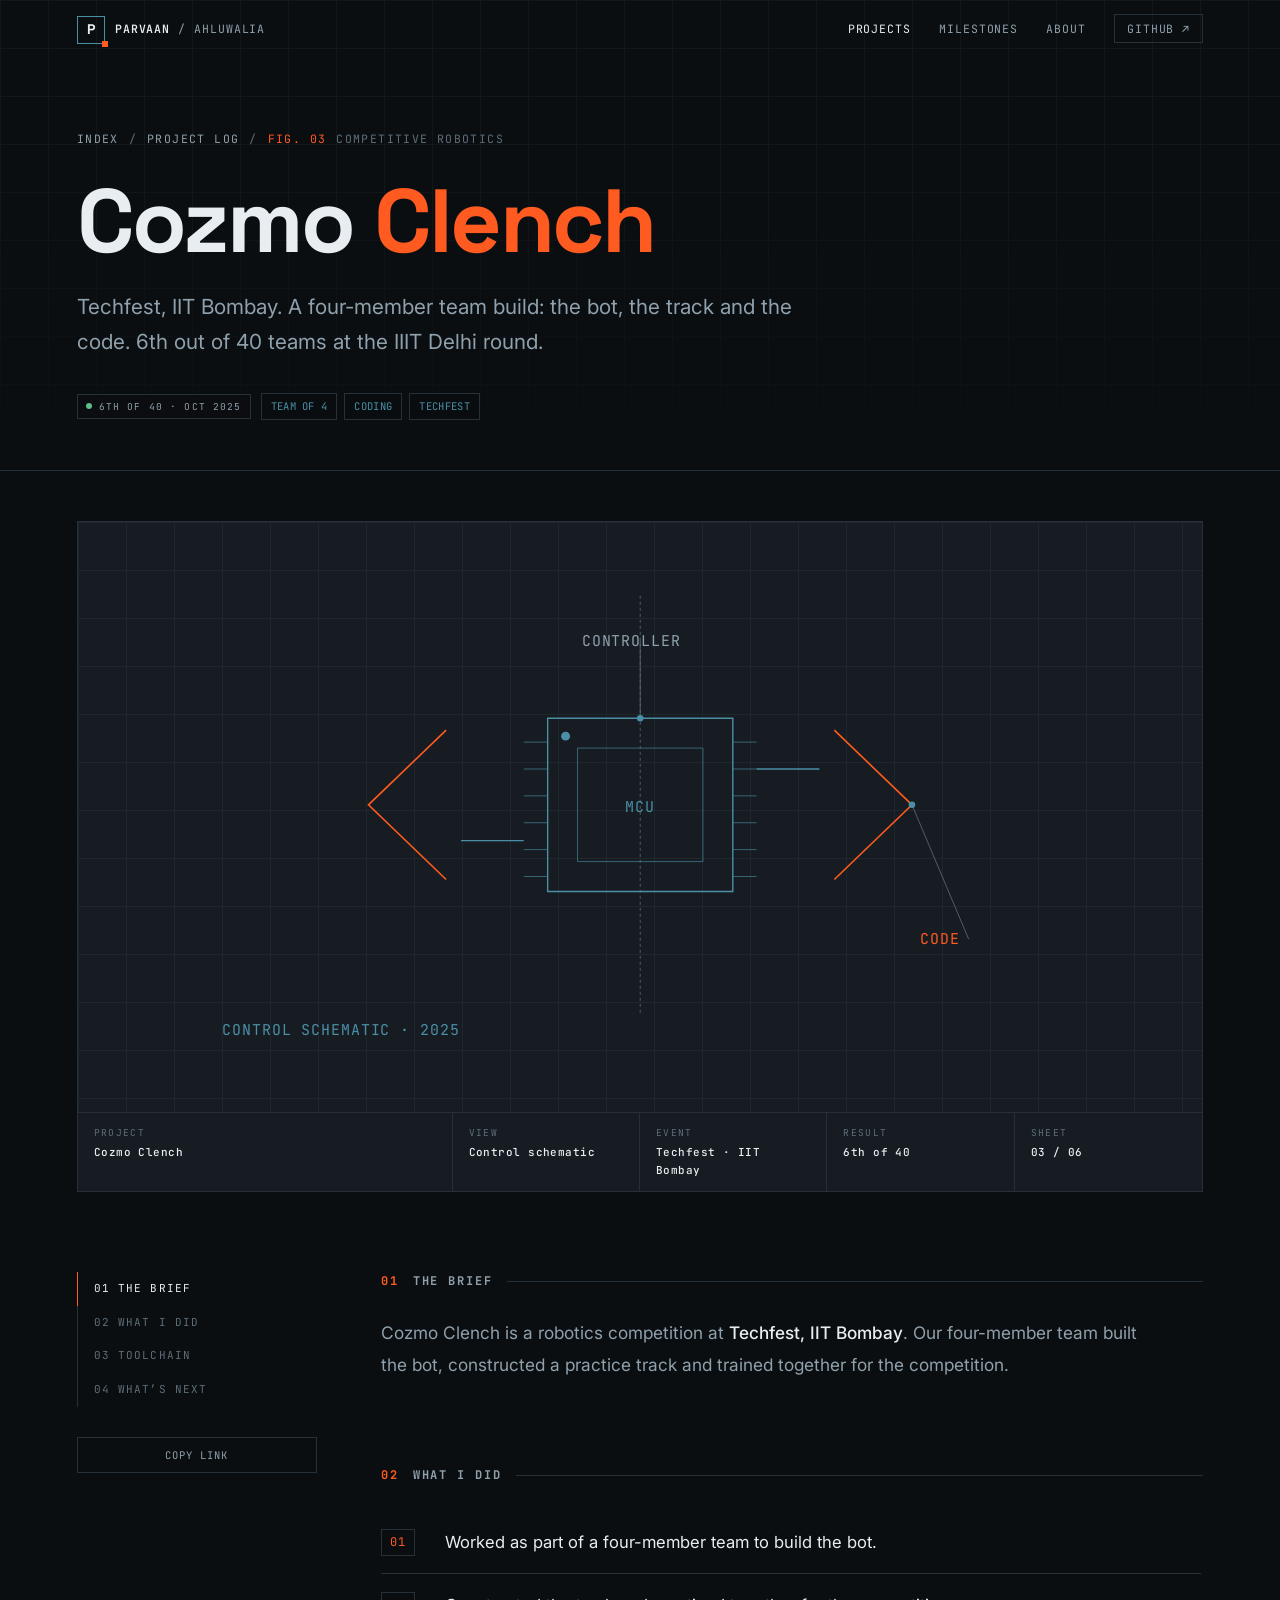
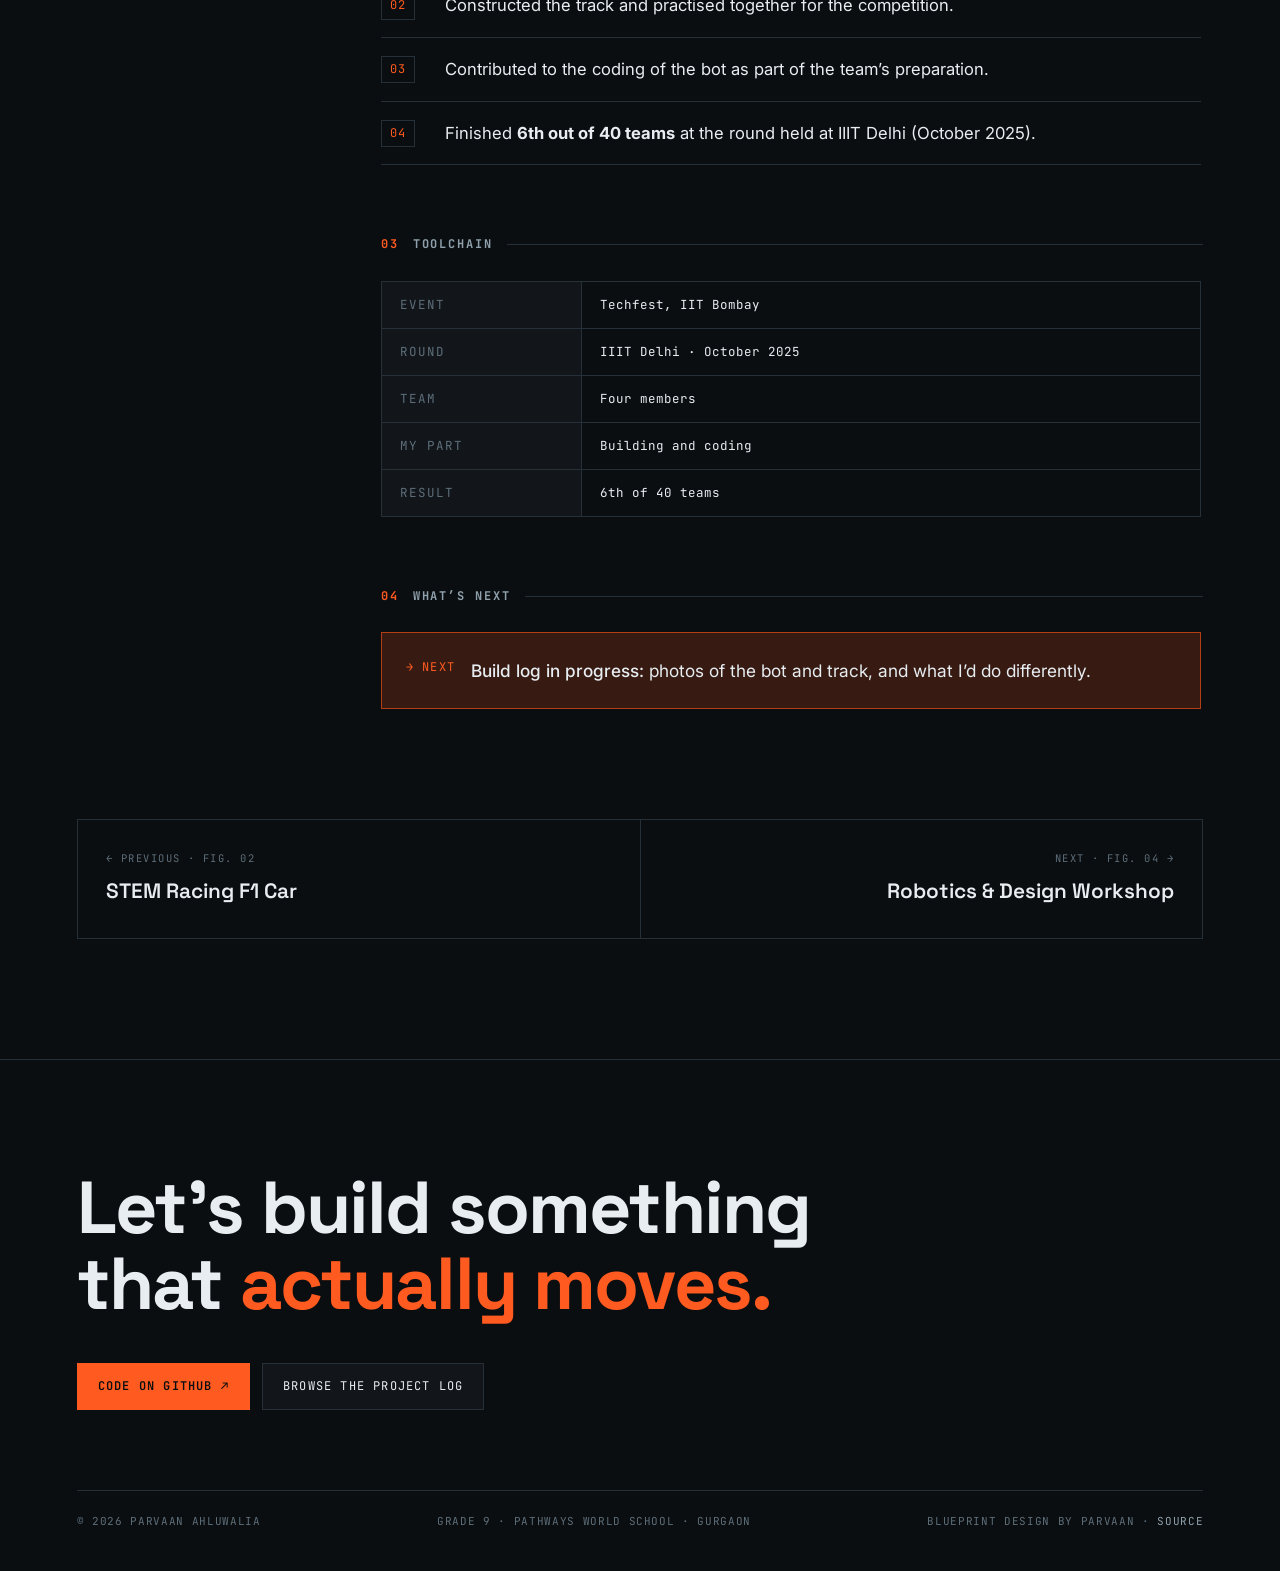
<file: projects/cozmo-clench/index.html>
<!DOCTYPE html>
<html lang="en">
<head>
<meta charset="UTF-8">
<meta name="viewport" content="width=device-width, initial-scale=1">
<title>Cozmo Clench: Techfest, IIT Bombay · Parvaan Ahluwalia</title>
<meta name="description" content="Techfest, IIT Bombay. A four-member team build: the bot, the track and the code. 6th out of 40 teams at the IIIT Delhi round.">
<meta name="author" content="Parvaan Singh Ahluwalia">
<link rel="canonical" href="https://parvaanahluwalia.com/projects/cozmo-clench/">
<meta name="theme-color" content="#0B0E11">
<meta property="og:type" content="website">
<meta property="og:site_name" content="Parvaan Ahluwalia · Engineering Portfolio">
<meta property="og:title" content="Cozmo Clench: Techfest, IIT Bombay · Parvaan Ahluwalia">
<meta property="og:description" content="Techfest, IIT Bombay. A four-member team build: the bot, the track and the code. 6th out of 40 teams at the IIIT Delhi round.">
<meta property="og:url" content="https://parvaanahluwalia.com/projects/cozmo-clench/">
<meta property="og:image" content="https://parvaanahluwalia.com/assets/og/cozmo-clench.png">
<meta property="og:image:width" content="1200">
<meta property="og:image:height" content="630">
<meta property="og:image:alt" content="Cozmo Clench: Techfest, IIT Bombay · Parvaan Ahluwalia">
<meta name="twitter:card" content="summary_large_image">
<meta name="twitter:title" content="Cozmo Clench: Techfest, IIT Bombay · Parvaan Ahluwalia">
<meta name="twitter:description" content="Techfest, IIT Bombay. A four-member team build: the bot, the track and the code. 6th out of 40 teams at the IIIT Delhi round.">
<meta name="twitter:image" content="https://parvaanahluwalia.com/assets/og/cozmo-clench.png">
<link rel="icon" href="../../assets/favicon.svg" type="image/svg+xml">
<link rel="preconnect" href="https://fonts.googleapis.com">
<link rel="preconnect" href="https://fonts.gstatic.com" crossorigin>
<link href="https://fonts.googleapis.com/css2?family=Space+Grotesk:wght@500;600;700&family=JetBrains+Mono:wght@400;500;600&family=Inter:wght@400;500;600&display=swap" rel="stylesheet">
<link rel="stylesheet" href="../../assets/css/site.css">
</head>
<body>
<a class="skip" href="#main">Skip to content</a>
<header class="nav">
  <a class="brand" href="../../" aria-label="Parvaan Ahluwalia: home"><span class="brand-mark">P</span><span class="brand-name"><b>PARVAAN</b> / AHLUWALIA</span></a>
  <nav aria-label="Main"><ul class="nav-links">
    <li class=""><a href="../../#projects" aria-current="page">Projects</a></li>
    <li class="hide-sm"><a href="../../#milestones">Milestones</a></li>
    <li class="hide-sm"><a href="../../#about">About</a></li>
    <li><a class="nav-gh" href="https://github.com/parvaanahluwalia" rel="me noopener" target="_blank">GitHub ↗</a></li>
  </ul></nav>
</header>
<main id="main">
<section class="p-hero">
  <div class="gridpaper"></div>
  <div class="crumbs"><a href="../../">Index</a><span>/</span><a href="../../#projects">Project log</a><span>/</span><span class="id">FIG. 03</span><span>Competitive robotics</span></div>
  <h1>Cozmo <span class="accent">Clench</span></h1>
  <p class="lede">Techfest, IIT Bombay. A four-member team build: the bot, the track and the code. 6th out of 40 teams at the IIIT Delhi round.</p>
  <div class="p-meta"><span class="status done">6th of 40 · Oct 2025</span><div class="chips"><span>TEAM OF 4</span><span>CODING</span><span>TECHFEST</span></div></div>
</section>

<figure class="sheet reveal">
  <div class="sheet-canvas"><div class="gridpaper"></div><svg class="dwg draw" viewBox="0 0 600 340" role="img" aria-label="Control schematic for the Cozmo Clench project">
  <line class="c" x1="300" y1="30" x2="300" y2="310"/>
  <rect class="s" x="238" y="112" width="124" height="116"/>
  <rect class="s2" x="258" y="132" width="84" height="76"/>
  <circle class="lf" cx="250" cy="124" r="3"/>
  <line class="s2" x1="222" y1="128" x2="238" y2="128"/><line class="s2" x1="362" y1="128" x2="378" y2="128"/><line class="s2" x1="222" y1="146" x2="238" y2="146"/><line class="s2" x1="362" y1="146" x2="378" y2="146"/><line class="s2" x1="222" y1="164" x2="238" y2="164"/><line class="s2" x1="362" y1="164" x2="378" y2="164"/><line class="s2" x1="222" y1="182" x2="238" y2="182"/><line class="s2" x1="362" y1="182" x2="378" y2="182"/><line class="s2" x1="222" y1="200" x2="238" y2="200"/><line class="s2" x1="362" y1="200" x2="378" y2="200"/><line class="s2" x1="222" y1="218" x2="238" y2="218"/><line class="s2" x1="362" y1="218" x2="378" y2="218"/>
  <path class="a" d="M170 120 L118 170 L170 220"/>
  <path class="a" d="M430 120 L482 170 L430 220"/>
  <line class="s" x1="378" y1="146" x2="420" y2="146"/>
  <line class="s" x1="180" y1="194" x2="222" y2="194"/>
  <text x="300" y="175" text-anchor="middle" class="t-l">MCU</text>
  <path class="d" d="M300 112 L300 60"/><circle class="lf" cx="300" cy="112" r="2.2"/><text x="294" y="63.5" text-anchor="middle" class="">CONTROLLER</text>
  <path class="d" d="M482 170 L520 260"/><circle class="lf" cx="482" cy="170" r="2.2"/><text x="514" y="263.5" text-anchor="end" class="t-a">CODE</text>
  <text x="20" y="324" class="t-l">CONTROL SCHEMATIC · 2025</text>
</svg></div>
  <figcaption class="titleblock"><div><span>Project</span><b>Cozmo Clench</b></div><div><span>View</span><b>Control schematic</b></div><div><span>Event</span><b>Techfest · IIT Bombay</b></div><div><span>Result</span><b>6th of 40</b></div><div><span>Sheet</span><b>03 / 06</b></div></figcaption>
</figure>

<div class="p-body">
  <aside class="p-toc" aria-label="On this page">
    <ol><li><a href="#brief">01 The brief</a></li><li><a href="#build">02 What I did</a></li><li><a href="#stack">03 Toolchain</a></li><li><a href="#next">04 What’s next</a></li></ol>
    <div class="share">
      <button type="button" data-copy="https://parvaanahluwalia.com/projects/cozmo-clench/">Copy link</button>
    </div>
  </aside>
  <article class="p-content">
    <section id="brief"><h2><span class="num">01</span> The brief</h2><p>Cozmo Clench is a robotics competition at <strong>Techfest, IIT Bombay</strong>. Our four-member team built the bot, constructed a practice track and trained together for the competition.</p></section>
    <section id="build"><h2><span class="num">02</span> What I did</h2><ol class="steps"><li>Worked as part of a four-member team to build the bot.</li><li>Constructed the track and practised together for the competition.</li><li>Contributed to the coding of the bot as part of the team’s preparation.</li><li>Finished <strong>6th out of 40 teams</strong> at the round held at IIIT Delhi (October 2025).</li></ol></section>
    
    <section id="stack"><h2><span class="num">03</span> Toolchain</h2><div class="stack-table"><div><span>Event</span><span>Techfest, IIT Bombay</span></div><div><span>Round</span><span>IIIT Delhi · October 2025</span></div><div><span>Team</span><span>Four members</span></div><div><span>My part</span><span>Building and coding</span></div><div><span>Result</span><span>6th of 40 teams</span></div></div></section>
    <section id="next"><h2><span class="num">04</span> What’s next</h2><div class="callout"><span class="ic">→ NEXT</span><p><strong>Build log in progress:</strong> photos of the bot and track, and what I’d do differently.</p></div></section>
  </article>
</div>

<nav class="pager" aria-label="More projects">
  <a href="../../projects/f1-in-schools/"><span>← Previous · FIG. 02</span><b>STEM Racing F1 Car</b></a>
  <a href="../../projects/robotics-workshop/"><span>Next · FIG. 04 →</span><b>Robotics & Design Workshop</b></a>
</nav>
</main>
<footer class="footer" id="contact">
  <h2>Let’s build something<br>that <span class="accent">actually moves.</span></h2>
  <div class="footer-ctas">
    <a class="btn primary" href="https://github.com/parvaanahluwalia" rel="me noopener" target="_blank">Code on GitHub ↗</a>
    <a class="btn" href="../../#projects">Browse the project log</a>
  </div>
  <div class="footer-meta">
    <span>© <span data-year>2026</span> Parvaan Ahluwalia</span>
    <span>Grade 9 · Pathways World School · Gurgaon</span>
    <span>Blueprint design by Parvaan · <a href="https://github.com/parvaanahluwalia/parvaanahluwalia.github.io" rel="noopener" target="_blank">Source</a></span>
  </div>
</footer>
<div class="toast" role="status" aria-live="polite"></div>
<script src="../../assets/js/site.js" defer></script>
</body>
</html>
</file>
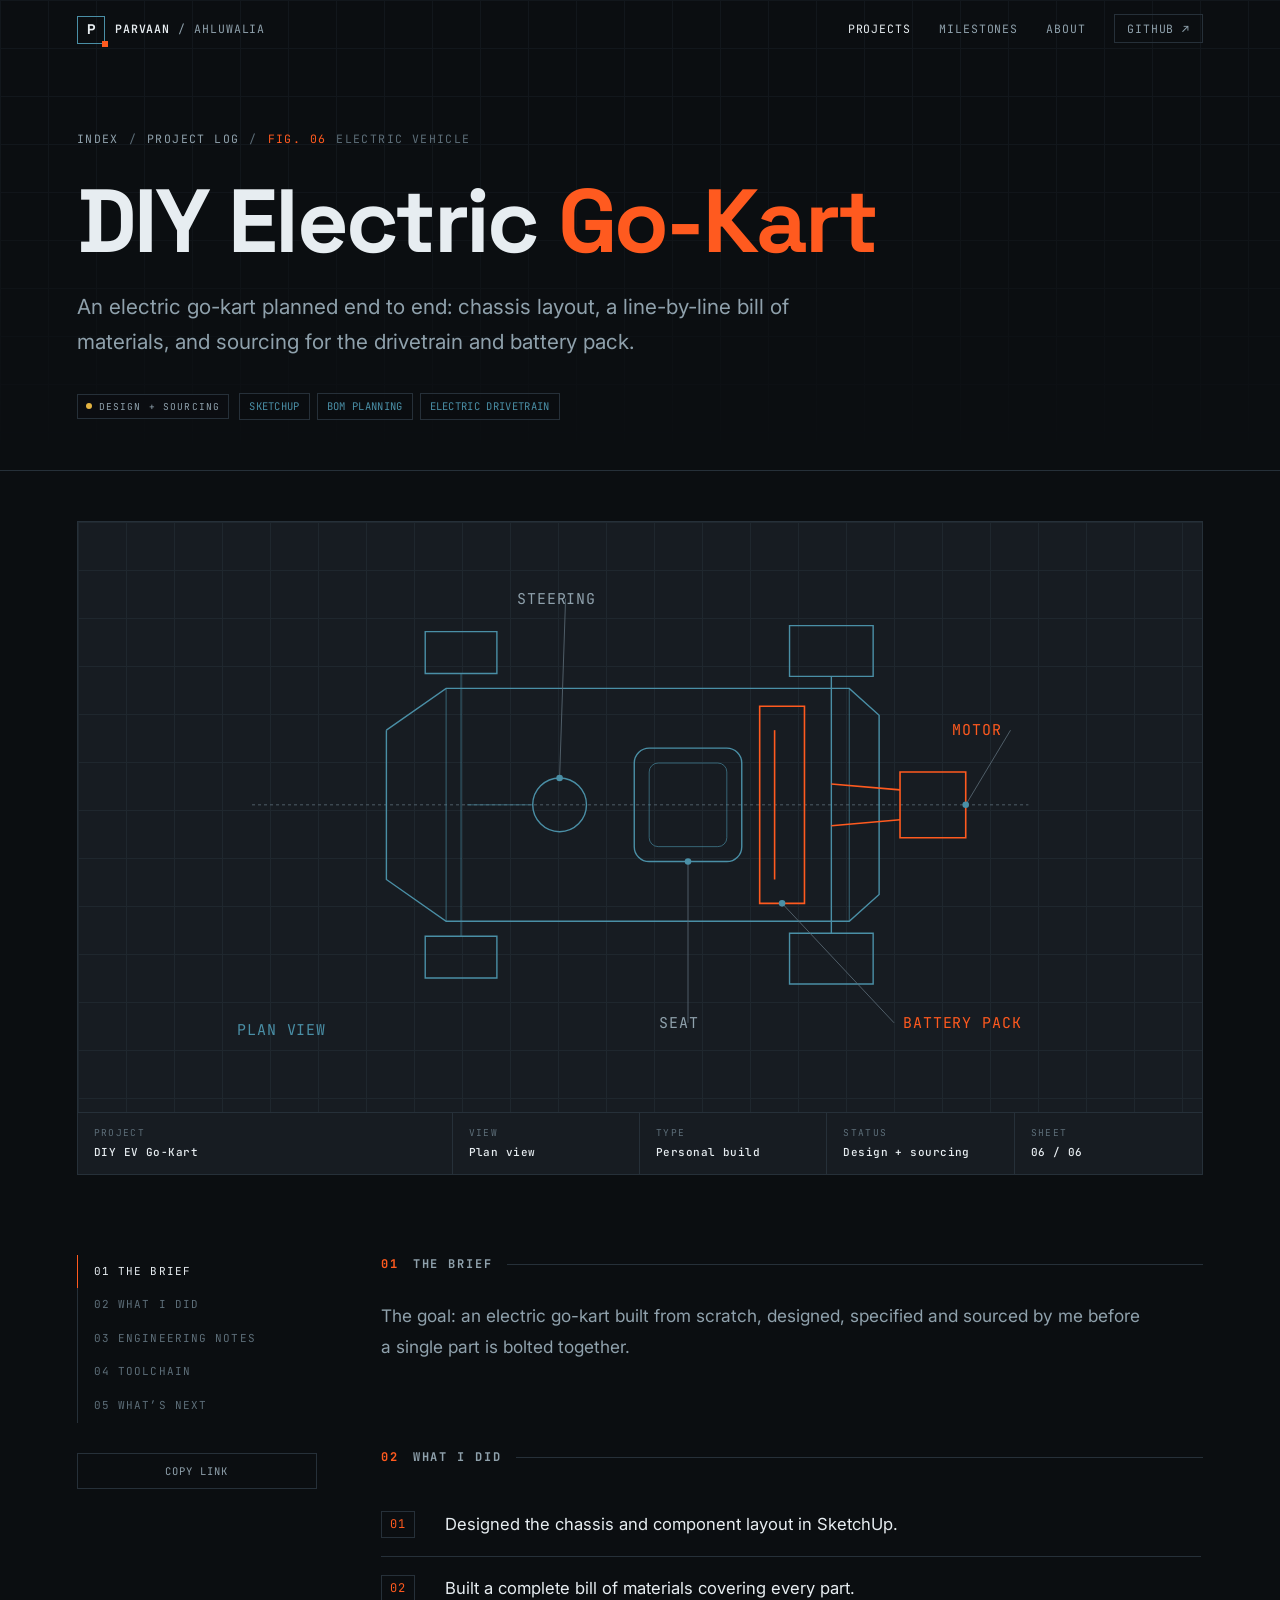
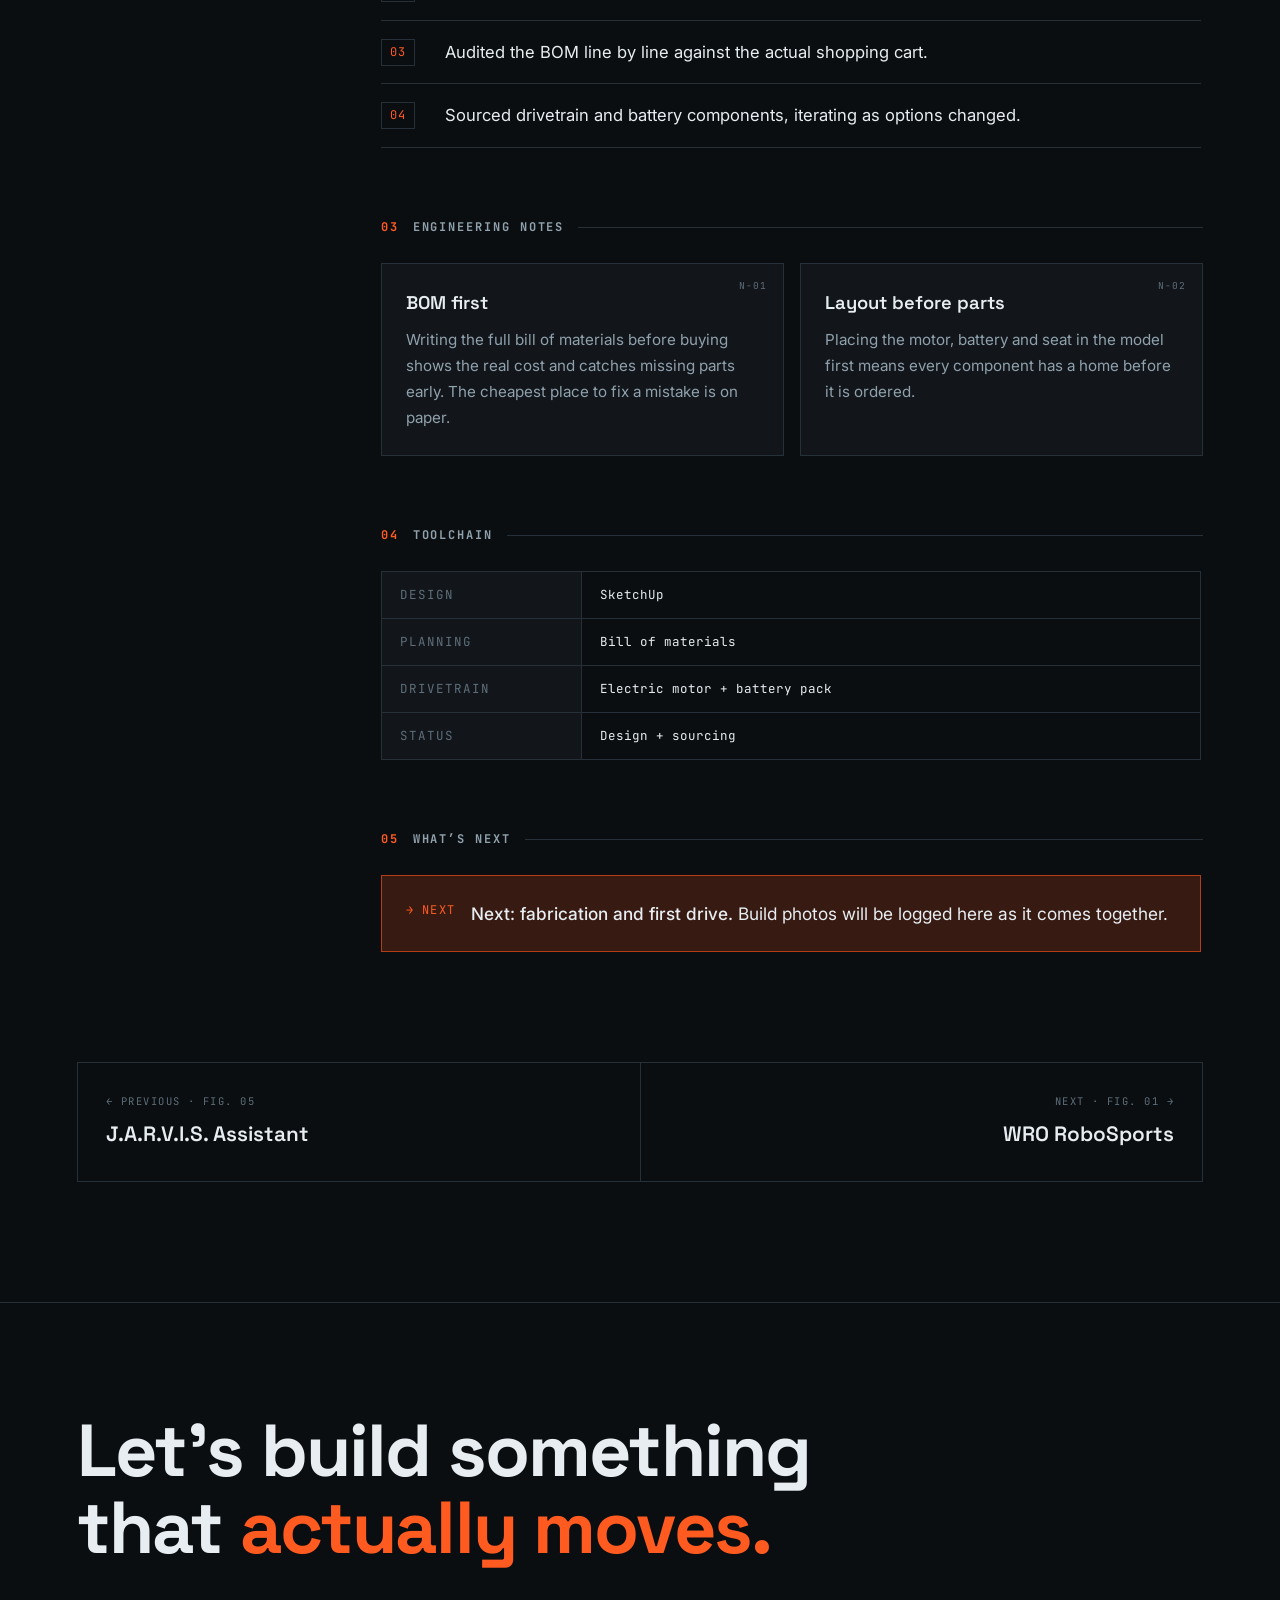
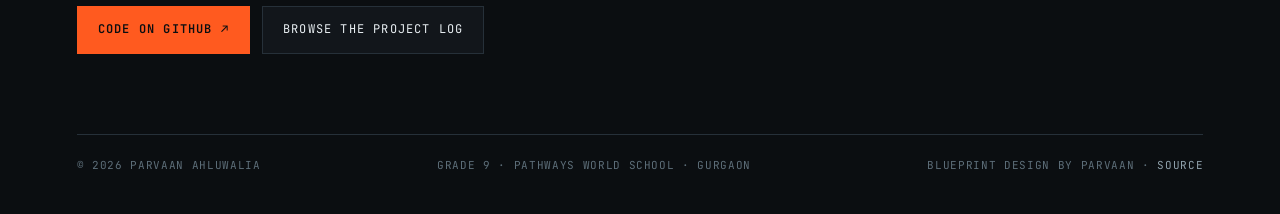
<file: projects/ev-go-kart/index.html>
<!DOCTYPE html>
<html lang="en">
<head>
<meta charset="UTF-8">
<meta name="viewport" content="width=device-width, initial-scale=1">
<title>DIY Electric Go-Kart · Parvaan Ahluwalia</title>
<meta name="description" content="An electric go-kart planned end to end: chassis layout, a line-by-line bill of materials, and sourcing for the drivetrain and battery pack.">
<meta name="author" content="Parvaan Singh Ahluwalia">
<link rel="canonical" href="https://parvaanahluwalia.com/projects/ev-go-kart/">
<meta name="theme-color" content="#0B0E11">
<meta property="og:type" content="website">
<meta property="og:site_name" content="Parvaan Ahluwalia · Engineering Portfolio">
<meta property="og:title" content="DIY Electric Go-Kart · Parvaan Ahluwalia">
<meta property="og:description" content="An electric go-kart planned end to end: chassis layout, a line-by-line bill of materials, and sourcing for the drivetrain and battery pack.">
<meta property="og:url" content="https://parvaanahluwalia.com/projects/ev-go-kart/">
<meta property="og:image" content="https://parvaanahluwalia.com/assets/og/ev-go-kart.png">
<meta property="og:image:width" content="1200">
<meta property="og:image:height" content="630">
<meta property="og:image:alt" content="DIY Electric Go-Kart · Parvaan Ahluwalia">
<meta name="twitter:card" content="summary_large_image">
<meta name="twitter:title" content="DIY Electric Go-Kart · Parvaan Ahluwalia">
<meta name="twitter:description" content="An electric go-kart planned end to end: chassis layout, a line-by-line bill of materials, and sourcing for the drivetrain and battery pack.">
<meta name="twitter:image" content="https://parvaanahluwalia.com/assets/og/ev-go-kart.png">
<link rel="icon" href="../../assets/favicon.svg" type="image/svg+xml">
<link rel="preconnect" href="https://fonts.googleapis.com">
<link rel="preconnect" href="https://fonts.gstatic.com" crossorigin>
<link href="https://fonts.googleapis.com/css2?family=Space+Grotesk:wght@500;600;700&family=JetBrains+Mono:wght@400;500;600&family=Inter:wght@400;500;600&display=swap" rel="stylesheet">
<link rel="stylesheet" href="../../assets/css/site.css">
</head>
<body>
<a class="skip" href="#main">Skip to content</a>
<header class="nav">
  <a class="brand" href="../../" aria-label="Parvaan Ahluwalia: home"><span class="brand-mark">P</span><span class="brand-name"><b>PARVAAN</b> / AHLUWALIA</span></a>
  <nav aria-label="Main"><ul class="nav-links">
    <li class=""><a href="../../#projects" aria-current="page">Projects</a></li>
    <li class="hide-sm"><a href="../../#milestones">Milestones</a></li>
    <li class="hide-sm"><a href="../../#about">About</a></li>
    <li><a class="nav-gh" href="https://github.com/parvaanahluwalia" rel="me noopener" target="_blank">GitHub ↗</a></li>
  </ul></nav>
</header>
<main id="main">
<section class="p-hero">
  <div class="gridpaper"></div>
  <div class="crumbs"><a href="../../">Index</a><span>/</span><a href="../../#projects">Project log</a><span>/</span><span class="id">FIG. 06</span><span>Electric vehicle</span></div>
  <h1>DIY Electric <span class="accent" style="white-space:nowrap">Go-Kart</span></h1>
  <p class="lede">An electric go-kart planned end to end: chassis layout, a line-by-line bill of materials, and sourcing for the drivetrain and battery pack.</p>
  <div class="p-meta"><span class="status wip">Design + sourcing</span><div class="chips"><span>SKETCHUP</span><span>BOM PLANNING</span><span>ELECTRIC DRIVETRAIN</span></div></div>
</section>

<figure class="sheet reveal">
  <div class="sheet-canvas"><div class="gridpaper"></div><svg class="dwg draw" viewBox="0 0 600 340" role="img" aria-label="Plan view drawing of the electric go-kart layout">
  <line class="c" x1="40" y1="170" x2="560" y2="170"/>
  <path class="s" d="M130 120 L170 92 L440 92 L460 110 L460 230 L440 248 L170 248 L130 220 Z"/>
  <path class="s2" d="M170 92 L170 248 M440 92 L440 248"/>
  <rect class="s" x="156" y="54" width="48" height="28"/><rect class="s" x="156" y="258" width="48" height="28"/>
  <rect class="s" x="400" y="50" width="56" height="34"/><rect class="s" x="400" y="256" width="56" height="34"/>
  <line class="s2" x1="180" y1="82" x2="180" y2="258"/>
  <line class="s" x1="428" y1="84" x2="428" y2="256"/>
  <rect class="s" x="296" y="132" width="72" height="76" rx="10"/>
  <rect class="s2" x="306" y="142" width="52" height="56" rx="6"/>
  <circle class="s" cx="246" cy="170" r="18"/>
  <line class="s2" x1="228" y1="170" x2="184" y2="170"/>
  <rect class="a" x="380" y="104" width="30" height="132"/>
  <line class="a" x1="390" y1="120" x2="390" y2="220"/>
  <rect class="a" x="474" y="148" width="44" height="44"/>
  <path class="a" d="M474 160 L428 156 M474 180 L428 184"/>
  <path class="d" d="M518 170 L548 120"/><circle class="lf" cx="518" cy="170" r="2.2"/><text x="542" y="123.5" text-anchor="end" class="t-a">MOTOR</text>
  <path class="d" d="M395 236 L470 316"/><circle class="lf" cx="395" cy="236" r="2.2"/><text x="476" y="319.5" text-anchor="start" class="t-a">BATTERY PACK</text>
  <path class="d" d="M246 152 L250 32"/><circle class="lf" cx="246" cy="152" r="2.2"/><text x="244" y="35.5" text-anchor="middle" class="">STEERING</text>
  <path class="d" d="M332 208 L332 316"/><circle class="lf" cx="332" cy="208" r="2.2"/><text x="326" y="319.5" text-anchor="middle" class="">SEAT</text>
  <text x="30" y="324" class="t-l">PLAN VIEW</text>
</svg></div>
  <figcaption class="titleblock"><div><span>Project</span><b>DIY EV Go-Kart</b></div><div><span>View</span><b>Plan view</b></div><div><span>Type</span><b>Personal build</b></div><div><span>Status</span><b>Design + sourcing</b></div><div><span>Sheet</span><b>06 / 06</b></div></figcaption>
</figure>

<div class="p-body">
  <aside class="p-toc" aria-label="On this page">
    <ol><li><a href="#brief">01 The brief</a></li><li><a href="#build">02 What I did</a></li><li><a href="#decisions">03 Engineering notes</a></li><li><a href="#stack">04 Toolchain</a></li><li><a href="#next">05 What’s next</a></li></ol>
    <div class="share">
      <button type="button" data-copy="https://parvaanahluwalia.com/projects/ev-go-kart/">Copy link</button>
    </div>
  </aside>
  <article class="p-content">
    <section id="brief"><h2><span class="num">01</span> The brief</h2><p>The goal: an electric go-kart built from scratch, designed, specified and sourced by me before a single part is bolted together.</p></section>
    <section id="build"><h2><span class="num">02</span> What I did</h2><ol class="steps"><li>Designed the chassis and component layout in SketchUp.</li><li>Built a complete bill of materials covering every part.</li><li>Audited the BOM line by line against the actual shopping cart.</li><li>Sourced drivetrain and battery components, iterating as options changed.</li></ol></section>
    <section id="decisions"><h2><span class="num">03</span> Engineering notes</h2><div class="notes"><div class="note reveal" data-ref="N-01"><h3>BOM first</h3><p>Writing the full bill of materials before buying shows the real cost and catches missing parts early. The cheapest place to fix a mistake is on paper.</p></div><div class="note reveal" data-ref="N-02"><h3>Layout before parts</h3><p>Placing the motor, battery and seat in the model first means every component has a home before it is ordered.</p></div></div></section>
    <section id="stack"><h2><span class="num">04</span> Toolchain</h2><div class="stack-table"><div><span>Design</span><span>SketchUp</span></div><div><span>Planning</span><span>Bill of materials</span></div><div><span>Drivetrain</span><span>Electric motor + battery pack</span></div><div><span>Status</span><span>Design + sourcing</span></div></div></section>
    <section id="next"><h2><span class="num">05</span> What’s next</h2><div class="callout"><span class="ic">→ NEXT</span><p><strong>Next: fabrication and first drive.</strong> Build photos will be logged here as it comes together.</p></div></section>
  </article>
</div>

<nav class="pager" aria-label="More projects">
  <a href="../../projects/jarvis/"><span>← Previous · FIG. 05</span><b>J.A.R.V.I.S. Assistant</b></a>
  <a href="../../projects/wro-robosports/"><span>Next · FIG. 01 →</span><b>WRO RoboSports</b></a>
</nav>
</main>
<footer class="footer" id="contact">
  <h2>Let’s build something<br>that <span class="accent">actually moves.</span></h2>
  <div class="footer-ctas">
    <a class="btn primary" href="https://github.com/parvaanahluwalia" rel="me noopener" target="_blank">Code on GitHub ↗</a>
    <a class="btn" href="../../#projects">Browse the project log</a>
  </div>
  <div class="footer-meta">
    <span>© <span data-year>2026</span> Parvaan Ahluwalia</span>
    <span>Grade 9 · Pathways World School · Gurgaon</span>
    <span>Blueprint design by Parvaan · <a href="https://github.com/parvaanahluwalia/parvaanahluwalia.github.io" rel="noopener" target="_blank">Source</a></span>
  </div>
</footer>
<div class="toast" role="status" aria-live="polite"></div>
<script src="../../assets/js/site.js" defer></script>
</body>
</html>
</file>
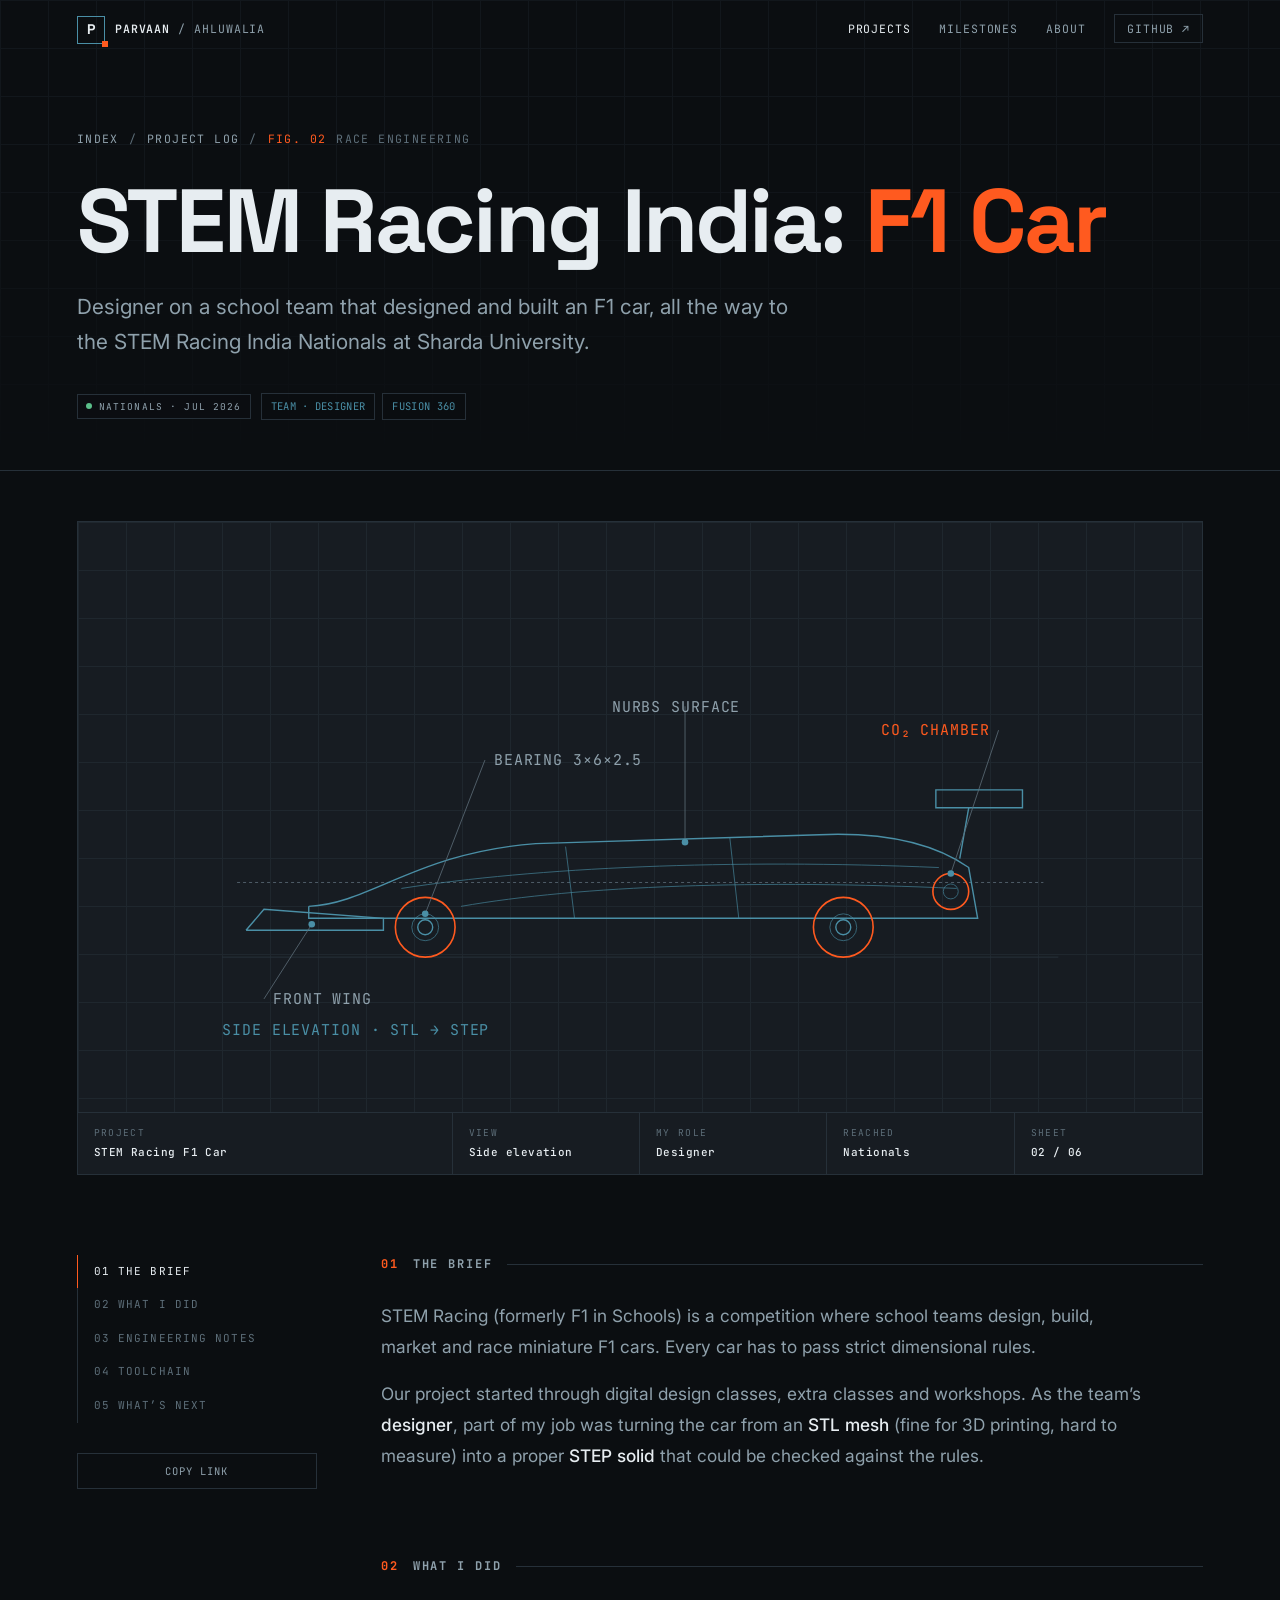
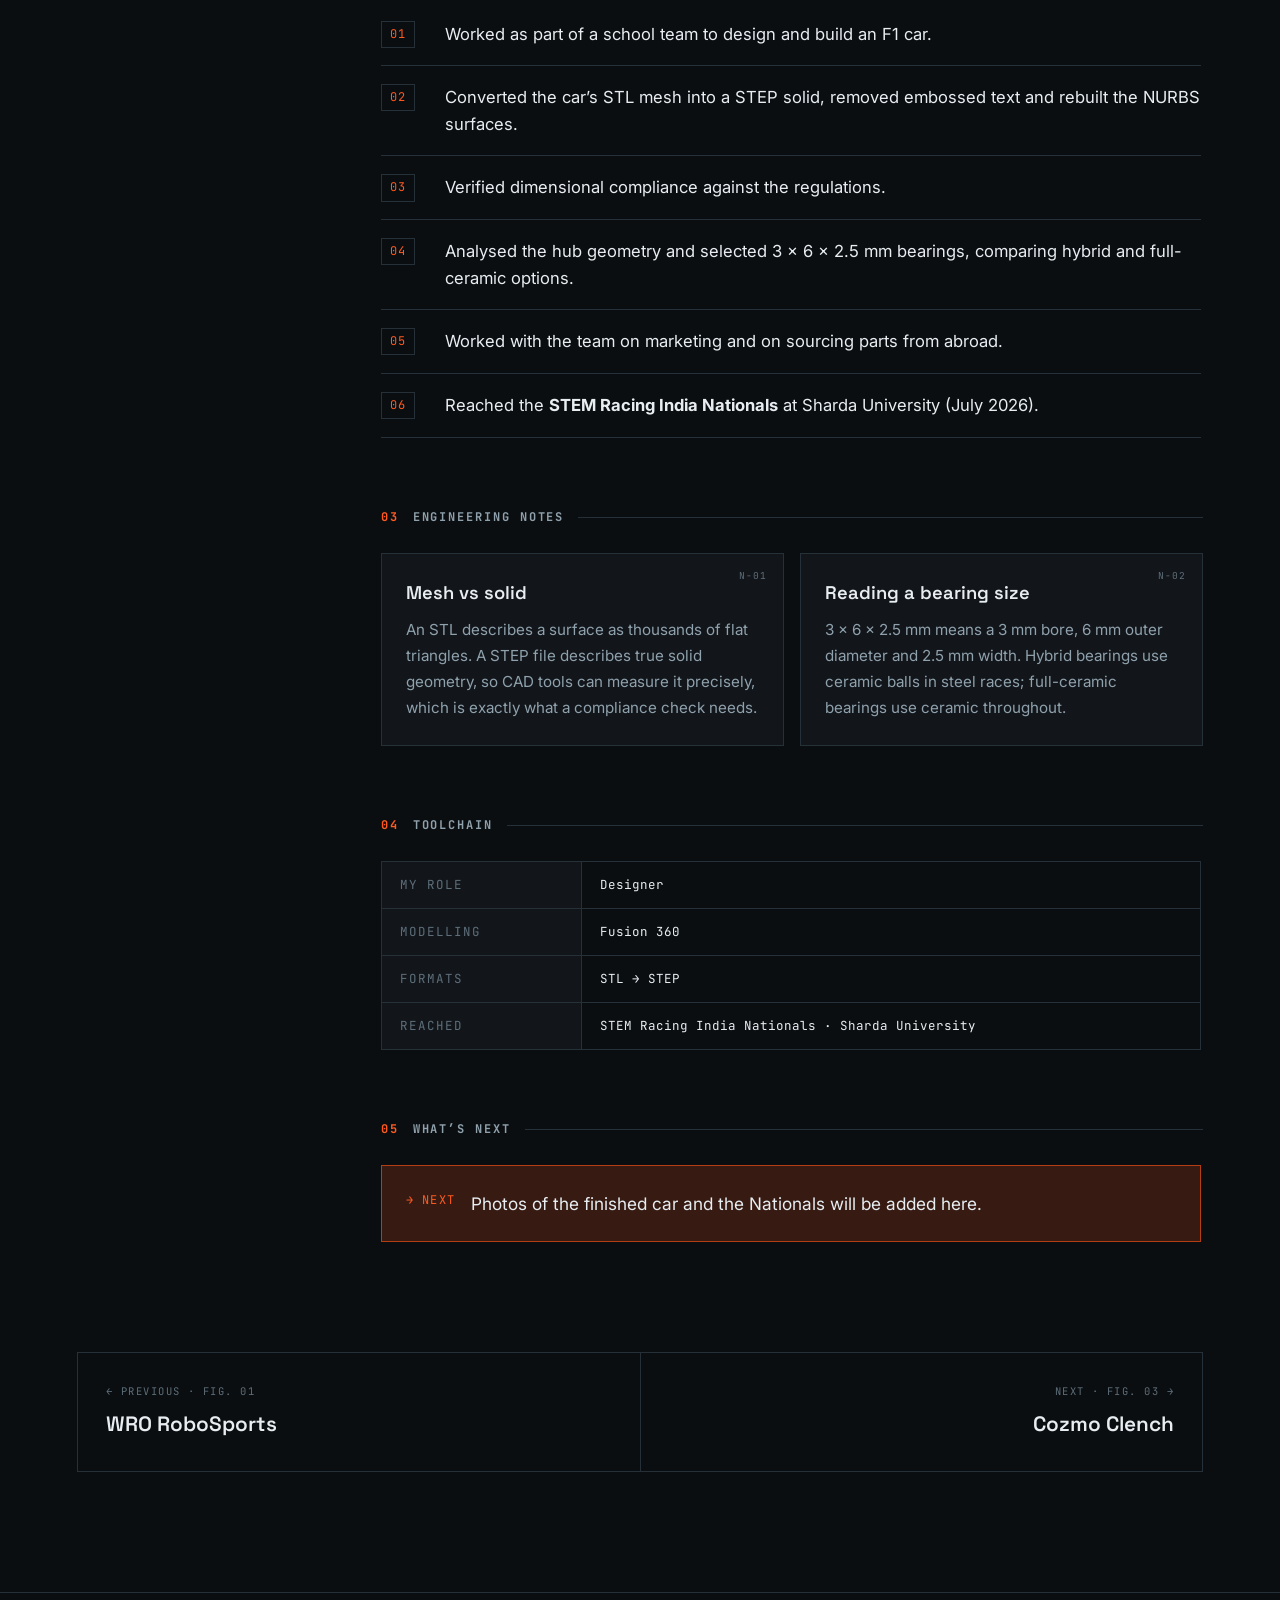
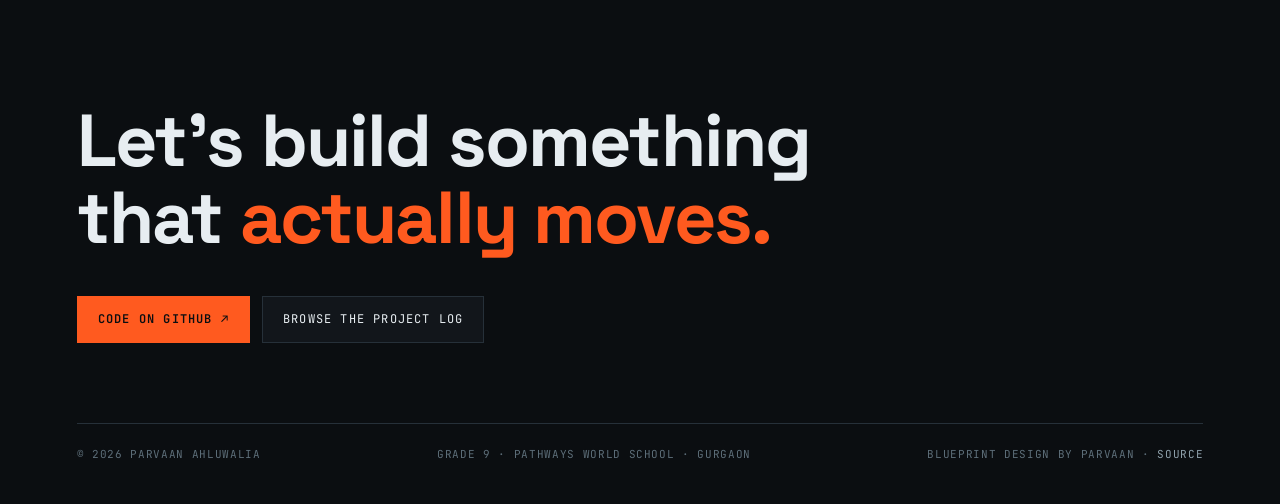
<file: projects/f1-in-schools/index.html>
<!DOCTYPE html>
<html lang="en">
<head>
<meta charset="UTF-8">
<meta name="viewport" content="width=device-width, initial-scale=1">
<title>STEM Racing India: F1 Car · Parvaan Ahluwalia</title>
<meta name="description" content="Designer on a school team that designed and built an F1 car, all the way to the STEM Racing India Nationals at Sharda University.">
<meta name="author" content="Parvaan Singh Ahluwalia">
<link rel="canonical" href="https://parvaanahluwalia.com/projects/f1-in-schools/">
<meta name="theme-color" content="#0B0E11">
<meta property="og:type" content="website">
<meta property="og:site_name" content="Parvaan Ahluwalia · Engineering Portfolio">
<meta property="og:title" content="STEM Racing India: F1 Car · Parvaan Ahluwalia">
<meta property="og:description" content="Designer on a school team that designed and built an F1 car, all the way to the STEM Racing India Nationals at Sharda University.">
<meta property="og:url" content="https://parvaanahluwalia.com/projects/f1-in-schools/">
<meta property="og:image" content="https://parvaanahluwalia.com/assets/og/f1-in-schools.png">
<meta property="og:image:width" content="1200">
<meta property="og:image:height" content="630">
<meta property="og:image:alt" content="STEM Racing India: F1 Car · Parvaan Ahluwalia">
<meta name="twitter:card" content="summary_large_image">
<meta name="twitter:title" content="STEM Racing India: F1 Car · Parvaan Ahluwalia">
<meta name="twitter:description" content="Designer on a school team that designed and built an F1 car, all the way to the STEM Racing India Nationals at Sharda University.">
<meta name="twitter:image" content="https://parvaanahluwalia.com/assets/og/f1-in-schools.png">
<link rel="icon" href="../../assets/favicon.svg" type="image/svg+xml">
<link rel="preconnect" href="https://fonts.googleapis.com">
<link rel="preconnect" href="https://fonts.gstatic.com" crossorigin>
<link href="https://fonts.googleapis.com/css2?family=Space+Grotesk:wght@500;600;700&family=JetBrains+Mono:wght@400;500;600&family=Inter:wght@400;500;600&display=swap" rel="stylesheet">
<link rel="stylesheet" href="../../assets/css/site.css">
</head>
<body>
<a class="skip" href="#main">Skip to content</a>
<header class="nav">
  <a class="brand" href="../../" aria-label="Parvaan Ahluwalia: home"><span class="brand-mark">P</span><span class="brand-name"><b>PARVAAN</b> / AHLUWALIA</span></a>
  <nav aria-label="Main"><ul class="nav-links">
    <li class=""><a href="../../#projects" aria-current="page">Projects</a></li>
    <li class="hide-sm"><a href="../../#milestones">Milestones</a></li>
    <li class="hide-sm"><a href="../../#about">About</a></li>
    <li><a class="nav-gh" href="https://github.com/parvaanahluwalia" rel="me noopener" target="_blank">GitHub ↗</a></li>
  </ul></nav>
</header>
<main id="main">
<section class="p-hero">
  <div class="gridpaper"></div>
  <div class="crumbs"><a href="../../">Index</a><span>/</span><a href="../../#projects">Project log</a><span>/</span><span class="id">FIG. 02</span><span>Race engineering</span></div>
  <h1>STEM Racing India: <span class="accent">F1 Car</span></h1>
  <p class="lede">Designer on a school team that designed and built an F1 car, all the way to the STEM Racing India Nationals at Sharda University.</p>
  <div class="p-meta"><span class="status done">Nationals · Jul 2026</span><div class="chips"><span>TEAM · DESIGNER</span><span>FUSION 360</span></div></div>
</section>

<figure class="sheet reveal">
  <div class="sheet-canvas"><div class="gridpaper"></div><svg class="dwg draw" viewBox="0 0 600 340" role="img" aria-label="Side elevation drawing of the F1 in Schools race car">
  <line class="g" x1="20" y1="272" x2="580" y2="272"/>
  <line class="c" x1="30" y1="222" x2="570" y2="222"/>
  <path class="s" d="M78 238 C 120 236 150 202 230 196 L 420 190 C 468 188 500 198 520 212 L 526 246 L 78 246 Z"/>
  <path class="s2" d="M140 226 C 230 212 360 206 500 212"/>
  <path class="s2" d="M180 238 C 260 224 380 220 512 226"/>
  <path class="s2" d="M250 198 C 252 214 254 230 256 246"/>
  <path class="s2" d="M360 192 C 362 210 364 228 366 246"/>
  <path class="s" d="M36 254 L128 254 L128 246 L48 240 Z"/>
  <rect class="s" x="498" y="160" width="58" height="12"/>
  <line class="s" x1="520" y1="172" x2="514" y2="206"/>
  <circle class="a" cx="508" cy="228" r="12"/><circle class="s2" cx="508" cy="228" r="5"/>
  <circle class="a" cx="156" cy="252" r="20"/><circle class="s" cx="156" cy="252" r="5"/><circle class="s2" cx="156" cy="252" r="9"/>
  <circle class="a" cx="436" cy="252" r="20"/><circle class="s" cx="436" cy="252" r="5"/><circle class="s2" cx="436" cy="252" r="9"/>
  <path class="d" d="M508 216 L540 120"/><circle class="lf" cx="508" cy="216" r="2.2"/><text x="534" y="123.5" text-anchor="end" class="t-a">CO₂ CHAMBER</text>
  <path class="d" d="M156 243 L196 140"/><circle class="lf" cx="156" cy="243" r="2.2"/><text x="202" y="143.5" text-anchor="start" class="">BEARING 3×6×2.5</text>
  <path class="d" d="M330 195 L330 104"/><circle class="lf" cx="330" cy="195" r="2.2"/><text x="324" y="107.5" text-anchor="middle" class="">NURBS SURFACE</text>
  <path class="d" d="M80 250 L48 300"/><circle class="lf" cx="80" cy="250" r="2.2"/><text x="54" y="303.5" text-anchor="start" class="">FRONT WING</text>
  <text x="20" y="324" class="t-l">SIDE ELEVATION · STL → STEP</text>
</svg></div>
  <figcaption class="titleblock"><div><span>Project</span><b>STEM Racing F1 Car</b></div><div><span>View</span><b>Side elevation</b></div><div><span>My role</span><b>Designer</b></div><div><span>Reached</span><b>Nationals</b></div><div><span>Sheet</span><b>02 / 06</b></div></figcaption>
</figure>

<div class="p-body">
  <aside class="p-toc" aria-label="On this page">
    <ol><li><a href="#brief">01 The brief</a></li><li><a href="#build">02 What I did</a></li><li><a href="#decisions">03 Engineering notes</a></li><li><a href="#stack">04 Toolchain</a></li><li><a href="#next">05 What’s next</a></li></ol>
    <div class="share">
      <button type="button" data-copy="https://parvaanahluwalia.com/projects/f1-in-schools/">Copy link</button>
    </div>
  </aside>
  <article class="p-content">
    <section id="brief"><h2><span class="num">01</span> The brief</h2><p>STEM Racing (formerly F1 in Schools) is a competition where school teams design, build, market and race miniature F1 cars. Every car has to pass strict dimensional rules.</p><p>Our project started through digital design classes, extra classes and workshops. As the team’s <strong>designer</strong>, part of my job was turning the car from an <strong>STL mesh</strong> (fine for 3D printing, hard to measure) into a proper <strong>STEP solid</strong> that could be checked against the rules.</p></section>
    <section id="build"><h2><span class="num">02</span> What I did</h2><ol class="steps"><li>Worked as part of a school team to design and build an F1 car.</li><li>Converted the car’s STL mesh into a STEP solid, removed embossed text and rebuilt the NURBS surfaces.</li><li>Verified dimensional compliance against the regulations.</li><li>Analysed the hub geometry and selected 3 × 6 × 2.5 mm bearings, comparing hybrid and full-ceramic options.</li><li>Worked with the team on marketing and on sourcing parts from abroad.</li><li>Reached the <strong>STEM Racing India Nationals</strong> at Sharda University (July 2026).</li></ol></section>
    <section id="decisions"><h2><span class="num">03</span> Engineering notes</h2><div class="notes"><div class="note reveal" data-ref="N-01"><h3>Mesh vs solid</h3><p>An STL describes a surface as thousands of flat triangles. A STEP file describes true solid geometry, so CAD tools can measure it precisely, which is exactly what a compliance check needs.</p></div><div class="note reveal" data-ref="N-02"><h3>Reading a bearing size</h3><p>3 × 6 × 2.5 mm means a 3 mm bore, 6 mm outer diameter and 2.5 mm width. Hybrid bearings use ceramic balls in steel races; full-ceramic bearings use ceramic throughout.</p></div></div></section>
    <section id="stack"><h2><span class="num">04</span> Toolchain</h2><div class="stack-table"><div><span>My role</span><span>Designer</span></div><div><span>Modelling</span><span>Fusion 360</span></div><div><span>Formats</span><span>STL → STEP</span></div><div><span>Reached</span><span>STEM Racing India Nationals · Sharda University</span></div></div></section>
    <section id="next"><h2><span class="num">05</span> What’s next</h2><div class="callout"><span class="ic">→ NEXT</span><p>Photos of the finished car and the Nationals will be added here.</p></div></section>
  </article>
</div>

<nav class="pager" aria-label="More projects">
  <a href="../../projects/wro-robosports/"><span>← Previous · FIG. 01</span><b>WRO RoboSports</b></a>
  <a href="../../projects/cozmo-clench/"><span>Next · FIG. 03 →</span><b>Cozmo Clench</b></a>
</nav>
</main>
<footer class="footer" id="contact">
  <h2>Let’s build something<br>that <span class="accent">actually moves.</span></h2>
  <div class="footer-ctas">
    <a class="btn primary" href="https://github.com/parvaanahluwalia" rel="me noopener" target="_blank">Code on GitHub ↗</a>
    <a class="btn" href="../../#projects">Browse the project log</a>
  </div>
  <div class="footer-meta">
    <span>© <span data-year>2026</span> Parvaan Ahluwalia</span>
    <span>Grade 9 · Pathways World School · Gurgaon</span>
    <span>Blueprint design by Parvaan · <a href="https://github.com/parvaanahluwalia/parvaanahluwalia.github.io" rel="noopener" target="_blank">Source</a></span>
  </div>
</footer>
<div class="toast" role="status" aria-live="polite"></div>
<script src="../../assets/js/site.js" defer></script>
</body>
</html>
</file>
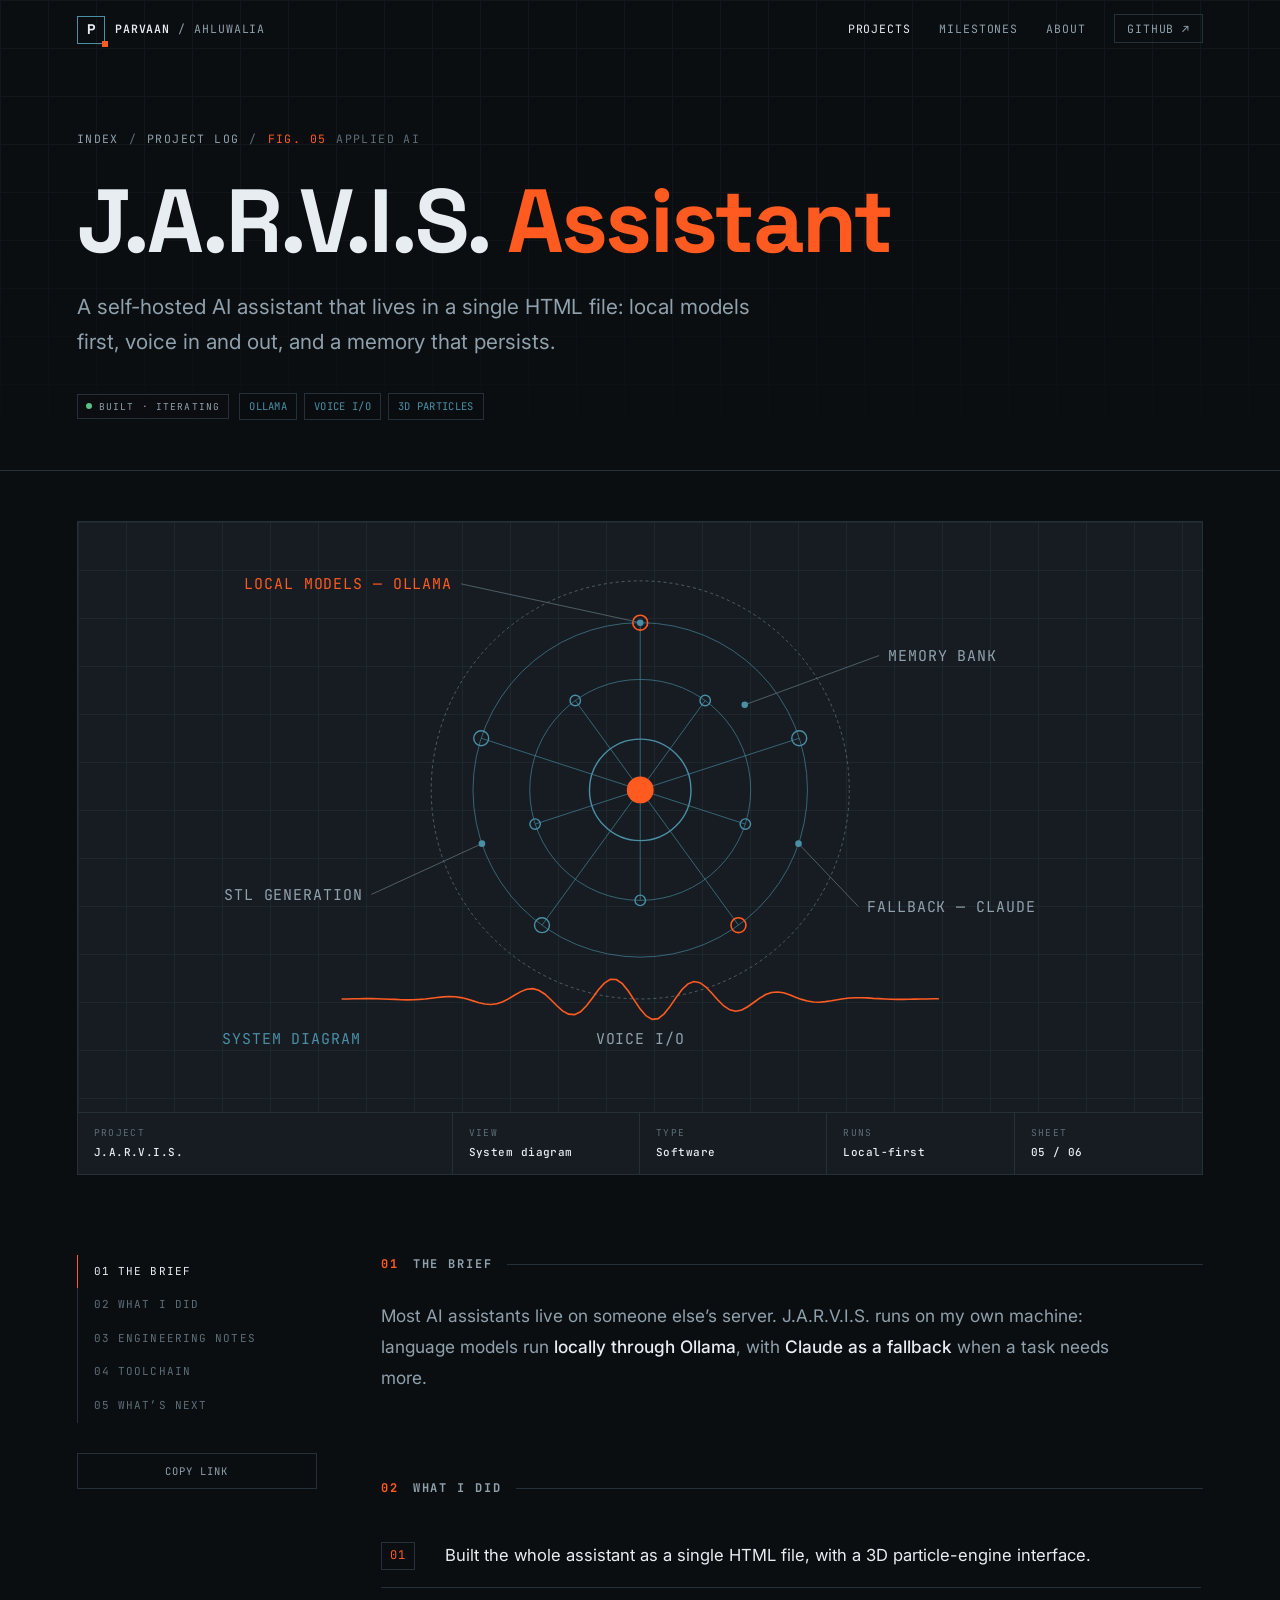
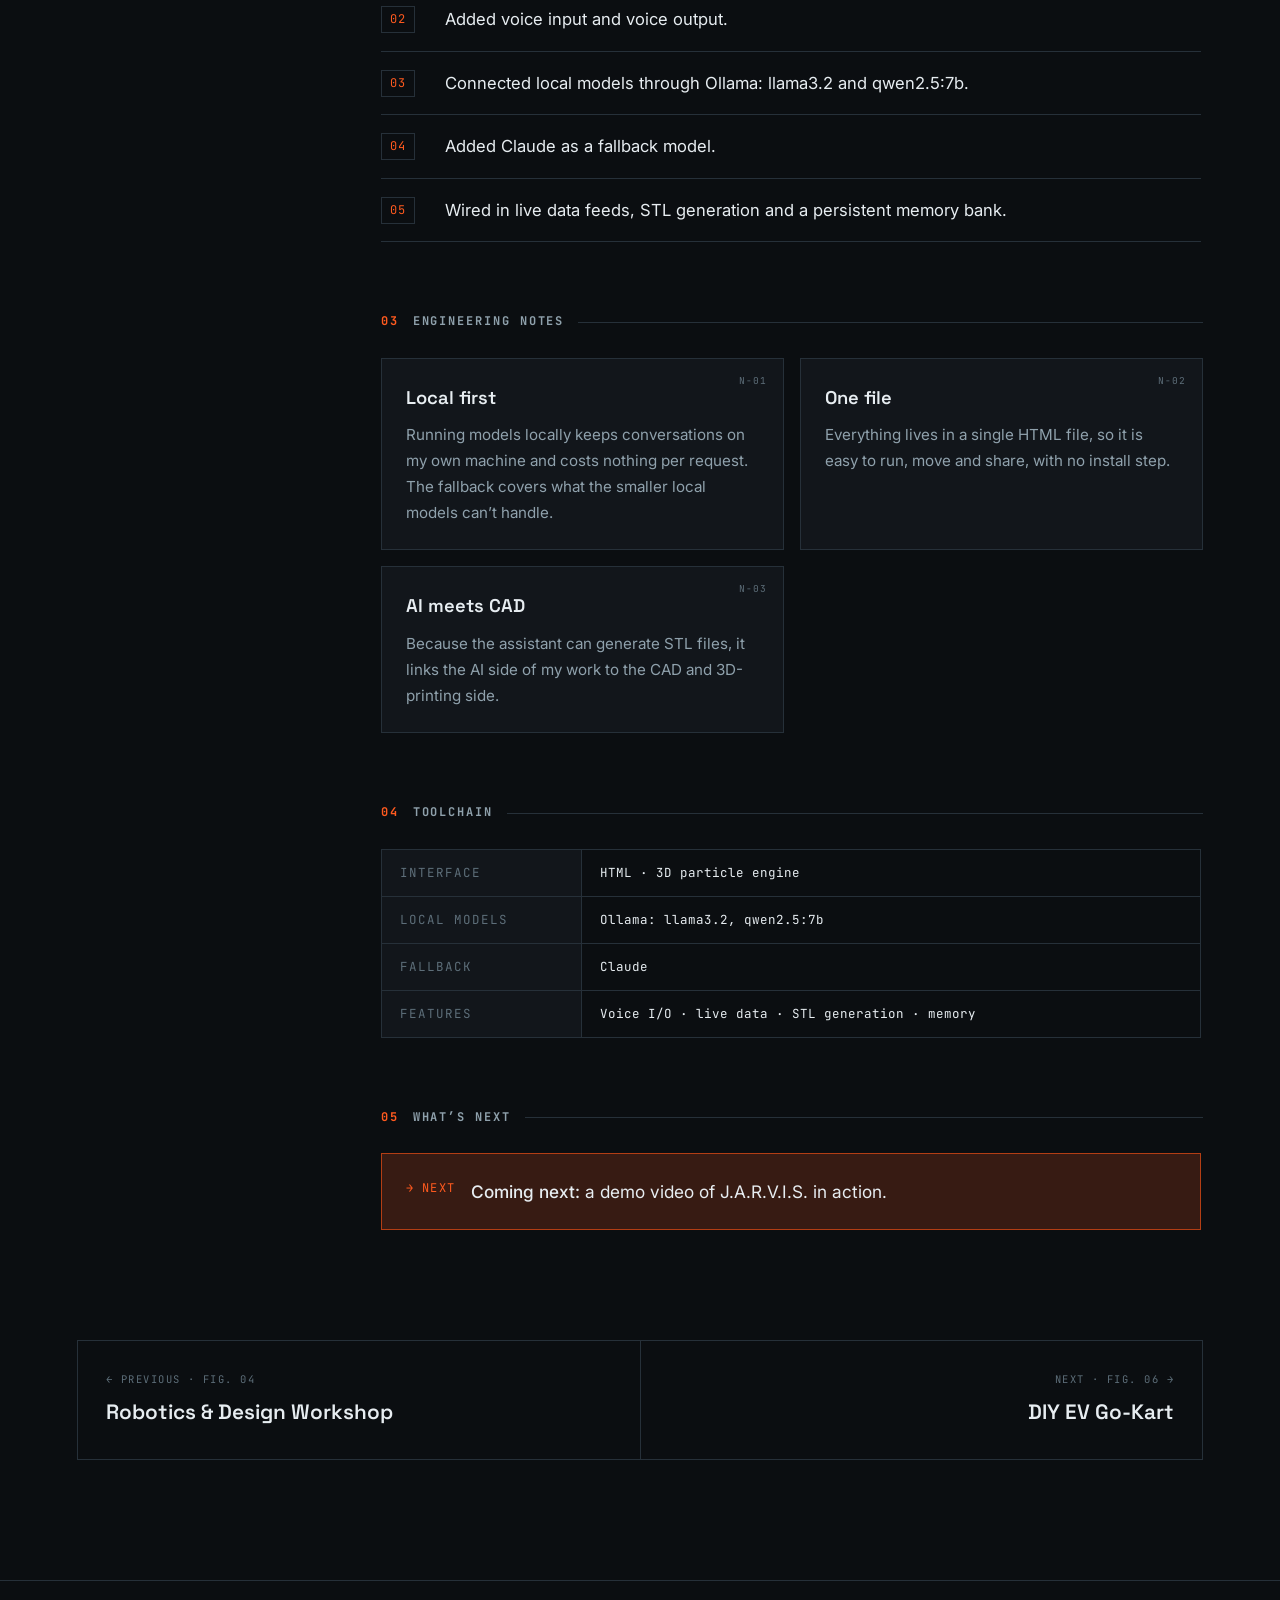
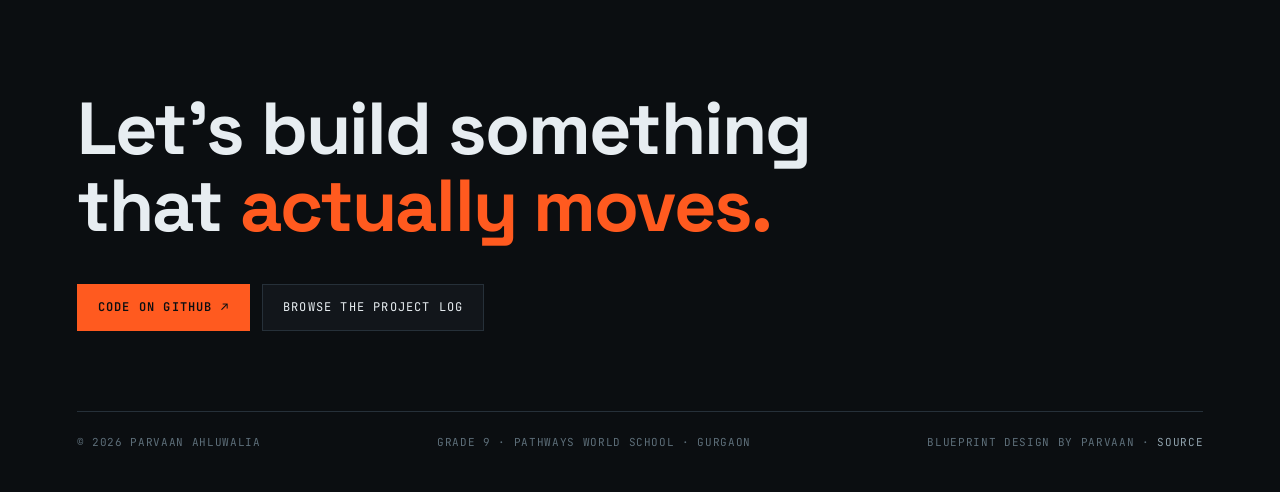
<file: projects/jarvis/index.html>
<!DOCTYPE html>
<html lang="en">
<head>
<meta charset="UTF-8">
<meta name="viewport" content="width=device-width, initial-scale=1">
<title>J.A.R.V.I.S. Assistant · Parvaan Ahluwalia</title>
<meta name="description" content="A self-hosted AI assistant that lives in a single HTML file: local models first, voice in and out, and a memory that persists.">
<meta name="author" content="Parvaan Singh Ahluwalia">
<link rel="canonical" href="https://parvaanahluwalia.com/projects/jarvis/">
<meta name="theme-color" content="#0B0E11">
<meta property="og:type" content="website">
<meta property="og:site_name" content="Parvaan Ahluwalia · Engineering Portfolio">
<meta property="og:title" content="J.A.R.V.I.S. Assistant · Parvaan Ahluwalia">
<meta property="og:description" content="A self-hosted AI assistant that lives in a single HTML file: local models first, voice in and out, and a memory that persists.">
<meta property="og:url" content="https://parvaanahluwalia.com/projects/jarvis/">
<meta property="og:image" content="https://parvaanahluwalia.com/assets/og/jarvis.png">
<meta property="og:image:width" content="1200">
<meta property="og:image:height" content="630">
<meta property="og:image:alt" content="J.A.R.V.I.S. Assistant · Parvaan Ahluwalia">
<meta name="twitter:card" content="summary_large_image">
<meta name="twitter:title" content="J.A.R.V.I.S. Assistant · Parvaan Ahluwalia">
<meta name="twitter:description" content="A self-hosted AI assistant that lives in a single HTML file: local models first, voice in and out, and a memory that persists.">
<meta name="twitter:image" content="https://parvaanahluwalia.com/assets/og/jarvis.png">
<link rel="icon" href="../../assets/favicon.svg" type="image/svg+xml">
<link rel="preconnect" href="https://fonts.googleapis.com">
<link rel="preconnect" href="https://fonts.gstatic.com" crossorigin>
<link href="https://fonts.googleapis.com/css2?family=Space+Grotesk:wght@500;600;700&family=JetBrains+Mono:wght@400;500;600&family=Inter:wght@400;500;600&display=swap" rel="stylesheet">
<link rel="stylesheet" href="../../assets/css/site.css">
</head>
<body>
<a class="skip" href="#main">Skip to content</a>
<header class="nav">
  <a class="brand" href="../../" aria-label="Parvaan Ahluwalia: home"><span class="brand-mark">P</span><span class="brand-name"><b>PARVAAN</b> / AHLUWALIA</span></a>
  <nav aria-label="Main"><ul class="nav-links">
    <li class=""><a href="../../#projects" aria-current="page">Projects</a></li>
    <li class="hide-sm"><a href="../../#milestones">Milestones</a></li>
    <li class="hide-sm"><a href="../../#about">About</a></li>
    <li><a class="nav-gh" href="https://github.com/parvaanahluwalia" rel="me noopener" target="_blank">GitHub ↗</a></li>
  </ul></nav>
</header>
<main id="main">
<section class="p-hero">
  <div class="gridpaper"></div>
  <div class="crumbs"><a href="../../">Index</a><span>/</span><a href="../../#projects">Project log</a><span>/</span><span class="id">FIG. 05</span><span>Applied AI</span></div>
  <h1>J.A.R.V.I.S. <span class="accent">Assistant</span></h1>
  <p class="lede">A self-hosted AI assistant that lives in a single HTML file: local models first, voice in and out, and a memory that persists.</p>
  <div class="p-meta"><span class="status done">Built · iterating</span><div class="chips"><span>OLLAMA</span><span>VOICE I/O</span><span>3D PARTICLES</span></div></div>
</section>

<figure class="sheet reveal">
  <div class="sheet-canvas"><div class="gridpaper"></div><svg class="dwg draw" viewBox="0 0 600 340" role="img" aria-label="System diagram of the J.A.R.V.I.S. assistant">
  <circle class="c" cx="300" cy="160" r="140"/>
  <circle class="s2" cx="300" cy="160" r="112"/>
  <circle class="s2" cx="300" cy="160" r="74"/>
  <circle class="s" cx="300" cy="160" r="34"/>
  <line class="s2" x1="300" y1="160" x2="300.0" y2="48.0"/><line class="s2" x1="300" y1="160" x2="343.5" y2="100.1"/><line class="s2" x1="300" y1="160" x2="406.5" y2="125.4"/><line class="s2" x1="300" y1="160" x2="370.4" y2="182.9"/><line class="s2" x1="300" y1="160" x2="365.8" y2="250.6"/><line class="s2" x1="300" y1="160" x2="300.0" y2="234.0"/><line class="s2" x1="300" y1="160" x2="234.2" y2="250.6"/><line class="s2" x1="300" y1="160" x2="229.6" y2="182.9"/><line class="s2" x1="300" y1="160" x2="193.5" y2="125.4"/><line class="s2" x1="300" y1="160" x2="256.5" y2="100.1"/>
  <circle class="a" cx="300.0" cy="48.0" r="5"/><circle class="s" cx="343.5" cy="100.1" r="3.5"/><circle class="s" cx="406.5" cy="125.4" r="5"/><circle class="s" cx="370.4" cy="182.9" r="3.5"/><circle class="a" cx="365.8" cy="250.6" r="5"/><circle class="s" cx="300.0" cy="234.0" r="3.5"/><circle class="s" cx="234.2" cy="250.6" r="5"/><circle class="s" cx="229.6" cy="182.9" r="3.5"/><circle class="s" cx="193.5" cy="125.4" r="5"/><circle class="s" cx="256.5" cy="100.1" r="3.5"/>
  <circle class="af" cx="300" cy="160" r="9"/>
  <path class="a" d="M100 300 L104 300.0 L108 299.9 L112 299.9 L116 299.8 L120 299.8 L124 299.9 L128 300.0 L132 300.2 L136 300.3 L140 300.5 L144 300.6 L148 300.5 L152 300.3 L156 300.0 L160 299.5 L164 299.0 L168 298.6 L172 298.4 L176 298.5 L180 299.1 L184 300.1 L188 301.3 L192 302.5 L196 303.4 L200 303.7 L204 303.2 L208 301.9 L212 299.8 L216 297.4 L220 295.1 L224 293.5 L228 293.1 L232 294.2 L236 296.7 L240 300.4 L244 304.4 L248 308.0 L252 310.2 L256 310.5 L260 308.6 L264 304.6 L268 299.4 L272 293.9 L276 289.4 L280 286.9 L284 287.0 L288 289.8 L292 294.7 L296 300.8 L300 306.8 L304 311.4 L308 313.7 L312 313.2 L316 310.0 L320 305.0 L324 299.1 L328 293.7 L332 289.9 L336 288.3 L340 289.1 L344 292.0 L348 296.2 L352 300.7 L356 304.7 L360 307.3 L364 308.2 L368 307.4 L372 305.2 L376 302.4 L380 299.5 L384 297.1 L388 295.7 L392 295.4 L396 295.9 L400 297.2 L404 298.8 L408 300.3 L412 301.4 L416 302.1 L420 302.2 L424 301.8 L428 301.2 L432 300.5 L436 299.9 L440 299.4 L444 299.2 L448 299.2 L452 299.3 L456 299.6 L460 299.8 L464 300.0 L468 300.2 L472 300.3 L476 300.3 L480 300.2 L484 300.1 L488 300.0 L492 300.0 L496 299.9 L500 299.9"/>
  <path class="d" d="M300 48 L180 22"/><circle class="lf" cx="300" cy="48" r="2.2"/><text x="174" y="25.5" text-anchor="end" class="t-a">LOCAL MODELS — OLLAMA</text>
  <path class="d" d="M406 196 L446 238"/><circle class="lf" cx="406" cy="196" r="2.2"/><text x="452" y="241.5" text-anchor="start" class="">FALLBACK — CLAUDE</text>
  <path class="d" d="M370 103 L460 70"/><circle class="lf" cx="370" cy="103" r="2.2"/><text x="466" y="73.5" text-anchor="start" class="">MEMORY BANK</text>
  <path class="d" d="M194 196 L120 230"/><circle class="lf" cx="194" cy="196" r="2.2"/><text x="114" y="233.5" text-anchor="end" class="">STL GENERATION</text>
  <text x="300" y="330" text-anchor="middle">VOICE I/O</text>
  <text x="20" y="330" class="t-l">SYSTEM DIAGRAM</text>
</svg></div>
  <figcaption class="titleblock"><div><span>Project</span><b>J.A.R.V.I.S.</b></div><div><span>View</span><b>System diagram</b></div><div><span>Type</span><b>Software</b></div><div><span>Runs</span><b>Local-first</b></div><div><span>Sheet</span><b>05 / 06</b></div></figcaption>
</figure>

<div class="p-body">
  <aside class="p-toc" aria-label="On this page">
    <ol><li><a href="#brief">01 The brief</a></li><li><a href="#build">02 What I did</a></li><li><a href="#decisions">03 Engineering notes</a></li><li><a href="#stack">04 Toolchain</a></li><li><a href="#next">05 What’s next</a></li></ol>
    <div class="share">
      <button type="button" data-copy="https://parvaanahluwalia.com/projects/jarvis/">Copy link</button>
    </div>
  </aside>
  <article class="p-content">
    <section id="brief"><h2><span class="num">01</span> The brief</h2><p>Most AI assistants live on someone else’s server. J.A.R.V.I.S. runs on my own machine: language models run <strong>locally through Ollama</strong>, with <strong>Claude as a fallback</strong> when a task needs more.</p></section>
    <section id="build"><h2><span class="num">02</span> What I did</h2><ol class="steps"><li>Built the whole assistant as a single HTML file, with a 3D particle-engine interface.</li><li>Added voice input and voice output.</li><li>Connected local models through Ollama: llama3.2 and qwen2.5:7b.</li><li>Added Claude as a fallback model.</li><li>Wired in live data feeds, STL generation and a persistent memory bank.</li></ol></section>
    <section id="decisions"><h2><span class="num">03</span> Engineering notes</h2><div class="notes"><div class="note reveal" data-ref="N-01"><h3>Local first</h3><p>Running models locally keeps conversations on my own machine and costs nothing per request. The fallback covers what the smaller local models can’t handle.</p></div><div class="note reveal" data-ref="N-02"><h3>One file</h3><p>Everything lives in a single HTML file, so it is easy to run, move and share, with no install step.</p></div><div class="note reveal" data-ref="N-03"><h3>AI meets CAD</h3><p>Because the assistant can generate STL files, it links the AI side of my work to the CAD and 3D-printing side.</p></div></div></section>
    <section id="stack"><h2><span class="num">04</span> Toolchain</h2><div class="stack-table"><div><span>Interface</span><span>HTML · 3D particle engine</span></div><div><span>Local models</span><span>Ollama: llama3.2, qwen2.5:7b</span></div><div><span>Fallback</span><span>Claude</span></div><div><span>Features</span><span>Voice I/O · live data · STL generation · memory</span></div></div></section>
    <section id="next"><h2><span class="num">05</span> What’s next</h2><div class="callout"><span class="ic">→ NEXT</span><p><strong>Coming next:</strong> a demo video of J.A.R.V.I.S. in action.</p></div></section>
  </article>
</div>

<nav class="pager" aria-label="More projects">
  <a href="../../projects/robotics-workshop/"><span>← Previous · FIG. 04</span><b>Robotics & Design Workshop</b></a>
  <a href="../../projects/ev-go-kart/"><span>Next · FIG. 06 →</span><b>DIY EV Go-Kart</b></a>
</nav>
</main>
<footer class="footer" id="contact">
  <h2>Let’s build something<br>that <span class="accent">actually moves.</span></h2>
  <div class="footer-ctas">
    <a class="btn primary" href="https://github.com/parvaanahluwalia" rel="me noopener" target="_blank">Code on GitHub ↗</a>
    <a class="btn" href="../../#projects">Browse the project log</a>
  </div>
  <div class="footer-meta">
    <span>© <span data-year>2026</span> Parvaan Ahluwalia</span>
    <span>Grade 9 · Pathways World School · Gurgaon</span>
    <span>Blueprint design by Parvaan · <a href="https://github.com/parvaanahluwalia/parvaanahluwalia.github.io" rel="noopener" target="_blank">Source</a></span>
  </div>
</footer>
<div class="toast" role="status" aria-live="polite"></div>
<script src="../../assets/js/site.js" defer></script>
</body>
</html>
</file>
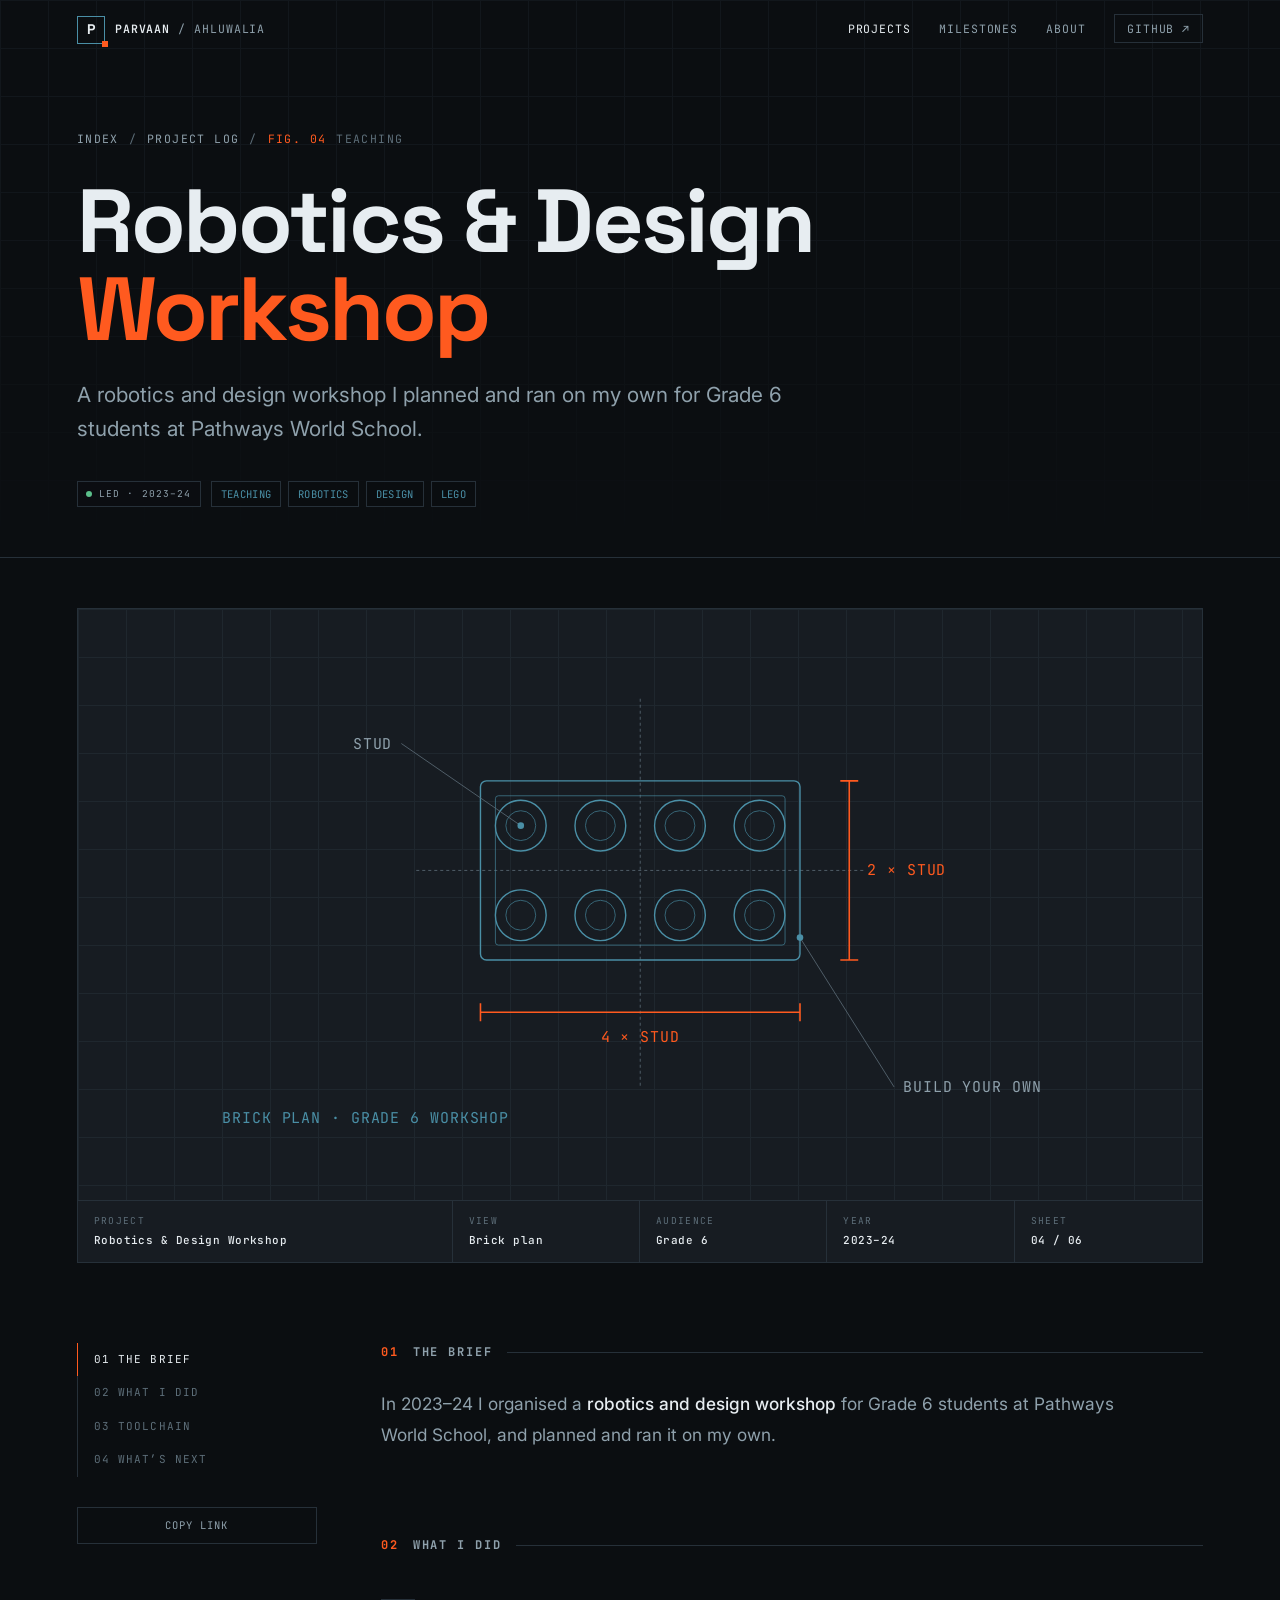
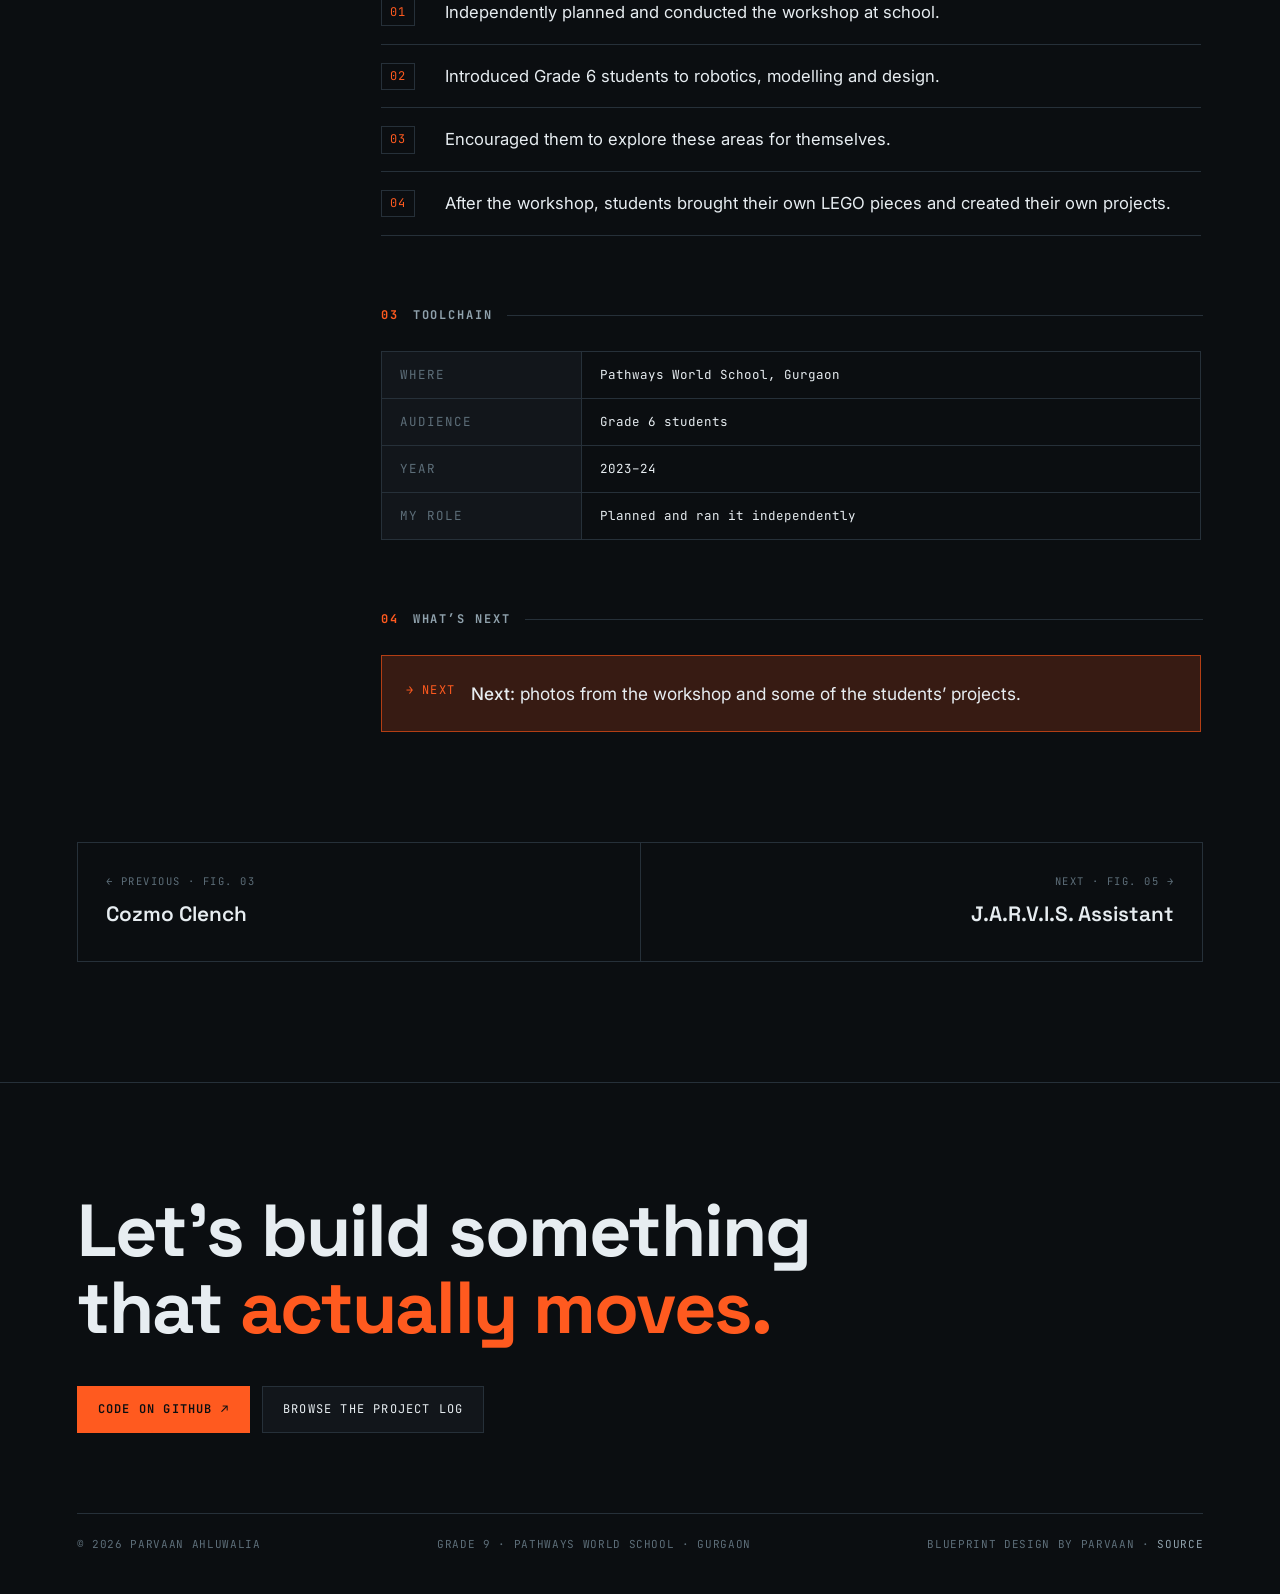
<file: projects/robotics-workshop/index.html>
<!DOCTYPE html>
<html lang="en">
<head>
<meta charset="UTF-8">
<meta name="viewport" content="width=device-width, initial-scale=1">
<title>Robotics &amp; Design Workshop · Parvaan Ahluwalia</title>
<meta name="description" content="A robotics and design workshop I planned and ran on my own for Grade 6 students at Pathways World School.">
<meta name="author" content="Parvaan Singh Ahluwalia">
<link rel="canonical" href="https://parvaanahluwalia.com/projects/robotics-workshop/">
<meta name="theme-color" content="#0B0E11">
<meta property="og:type" content="website">
<meta property="og:site_name" content="Parvaan Ahluwalia · Engineering Portfolio">
<meta property="og:title" content="Robotics &amp; Design Workshop · Parvaan Ahluwalia">
<meta property="og:description" content="A robotics and design workshop I planned and ran on my own for Grade 6 students at Pathways World School.">
<meta property="og:url" content="https://parvaanahluwalia.com/projects/robotics-workshop/">
<meta property="og:image" content="https://parvaanahluwalia.com/assets/og/robotics-workshop.png">
<meta property="og:image:width" content="1200">
<meta property="og:image:height" content="630">
<meta property="og:image:alt" content="Robotics &amp; Design Workshop · Parvaan Ahluwalia">
<meta name="twitter:card" content="summary_large_image">
<meta name="twitter:title" content="Robotics &amp; Design Workshop · Parvaan Ahluwalia">
<meta name="twitter:description" content="A robotics and design workshop I planned and ran on my own for Grade 6 students at Pathways World School.">
<meta name="twitter:image" content="https://parvaanahluwalia.com/assets/og/robotics-workshop.png">
<link rel="icon" href="../../assets/favicon.svg" type="image/svg+xml">
<link rel="preconnect" href="https://fonts.googleapis.com">
<link rel="preconnect" href="https://fonts.gstatic.com" crossorigin>
<link href="https://fonts.googleapis.com/css2?family=Space+Grotesk:wght@500;600;700&family=JetBrains+Mono:wght@400;500;600&family=Inter:wght@400;500;600&display=swap" rel="stylesheet">
<link rel="stylesheet" href="../../assets/css/site.css">
</head>
<body>
<a class="skip" href="#main">Skip to content</a>
<header class="nav">
  <a class="brand" href="../../" aria-label="Parvaan Ahluwalia: home"><span class="brand-mark">P</span><span class="brand-name"><b>PARVAAN</b> / AHLUWALIA</span></a>
  <nav aria-label="Main"><ul class="nav-links">
    <li class=""><a href="../../#projects" aria-current="page">Projects</a></li>
    <li class="hide-sm"><a href="../../#milestones">Milestones</a></li>
    <li class="hide-sm"><a href="../../#about">About</a></li>
    <li><a class="nav-gh" href="https://github.com/parvaanahluwalia" rel="me noopener" target="_blank">GitHub ↗</a></li>
  </ul></nav>
</header>
<main id="main">
<section class="p-hero">
  <div class="gridpaper"></div>
  <div class="crumbs"><a href="../../">Index</a><span>/</span><a href="../../#projects">Project log</a><span>/</span><span class="id">FIG. 04</span><span>Teaching</span></div>
  <h1>Robotics &amp; Design <span class="accent">Workshop</span></h1>
  <p class="lede">A robotics and design workshop I planned and ran on my own for Grade 6 students at Pathways World School.</p>
  <div class="p-meta"><span class="status done">Led · 2023–24</span><div class="chips"><span>TEACHING</span><span>ROBOTICS</span><span>DESIGN</span><span>LEGO</span></div></div>
</section>

<figure class="sheet reveal">
  <div class="sheet-canvas"><div class="gridpaper"></div><svg class="dwg draw" viewBox="0 0 600 340" role="img" aria-label="Plan drawing of a 2 by 4 building brick for the robotics and design workshop">
  <line class="c" x1="300" y1="40" x2="300" y2="300"/>
  <line class="c" x1="150" y1="155" x2="450" y2="155"/>
  <rect class="s" x="193" y="95" width="214" height="120" rx="4"/>
  <rect class="s2" x="203" y="105" width="194" height="100" rx="2"/>
  <circle class="s" cx="220.0" cy="125" r="17"/><circle class="s2" cx="220.0" cy="125" r="10"/><circle class="s" cx="220.0" cy="185" r="17"/><circle class="s2" cx="220.0" cy="185" r="10"/><circle class="s" cx="273.3" cy="125" r="17"/><circle class="s2" cx="273.3" cy="125" r="10"/><circle class="s" cx="273.3" cy="185" r="17"/><circle class="s2" cx="273.3" cy="185" r="10"/><circle class="s" cx="326.6" cy="125" r="17"/><circle class="s2" cx="326.6" cy="125" r="10"/><circle class="s" cx="326.6" cy="185" r="17"/><circle class="s2" cx="326.6" cy="185" r="10"/><circle class="s" cx="379.9" cy="125" r="17"/><circle class="s2" cx="379.9" cy="125" r="10"/><circle class="s" cx="379.9" cy="185" r="17"/><circle class="s2" cx="379.9" cy="185" r="10"/>
  <path class="a" d="M193 250 L407 250 M193 244 L193 256 M407 244 L407 256"/>
  <text x="300" y="270" text-anchor="middle" class="t-a">4 × STUD</text>
  <path class="a" d="M440 95 L440 215 M434 95 L446 95 M434 215 L446 215"/>
  <text x="452" y="158" class="t-a">2 × STUD</text>
  <path class="d" d="M220 125 L140 70"/><circle class="lf" cx="220" cy="125" r="2.2"/><text x="134" y="73.5" text-anchor="end" class="">STUD</text>
  <path class="d" d="M407 200 L470 300"/><circle class="lf" cx="407" cy="200" r="2.2"/><text x="476" y="303.5" text-anchor="start" class="">BUILD YOUR OWN</text>
  <text x="20" y="324" class="t-l">BRICK PLAN · GRADE 6 WORKSHOP</text>
</svg></div>
  <figcaption class="titleblock"><div><span>Project</span><b>Robotics & Design Workshop</b></div><div><span>View</span><b>Brick plan</b></div><div><span>Audience</span><b>Grade 6</b></div><div><span>Year</span><b>2023–24</b></div><div><span>Sheet</span><b>04 / 06</b></div></figcaption>
</figure>

<div class="p-body">
  <aside class="p-toc" aria-label="On this page">
    <ol><li><a href="#brief">01 The brief</a></li><li><a href="#build">02 What I did</a></li><li><a href="#stack">03 Toolchain</a></li><li><a href="#next">04 What’s next</a></li></ol>
    <div class="share">
      <button type="button" data-copy="https://parvaanahluwalia.com/projects/robotics-workshop/">Copy link</button>
    </div>
  </aside>
  <article class="p-content">
    <section id="brief"><h2><span class="num">01</span> The brief</h2><p>In 2023–24 I organised a <strong>robotics and design workshop</strong> for Grade 6 students at Pathways World School, and planned and ran it on my own.</p></section>
    <section id="build"><h2><span class="num">02</span> What I did</h2><ol class="steps"><li>Independently planned and conducted the workshop at school.</li><li>Introduced Grade 6 students to robotics, modelling and design.</li><li>Encouraged them to explore these areas for themselves.</li><li>After the workshop, students brought their own LEGO pieces and created their own projects.</li></ol></section>
    
    <section id="stack"><h2><span class="num">03</span> Toolchain</h2><div class="stack-table"><div><span>Where</span><span>Pathways World School, Gurgaon</span></div><div><span>Audience</span><span>Grade 6 students</span></div><div><span>Year</span><span>2023–24</span></div><div><span>My role</span><span>Planned and ran it independently</span></div></div></section>
    <section id="next"><h2><span class="num">04</span> What’s next</h2><div class="callout"><span class="ic">→ NEXT</span><p><strong>Next:</strong> photos from the workshop and some of the students’ projects.</p></div></section>
  </article>
</div>

<nav class="pager" aria-label="More projects">
  <a href="../../projects/cozmo-clench/"><span>← Previous · FIG. 03</span><b>Cozmo Clench</b></a>
  <a href="../../projects/jarvis/"><span>Next · FIG. 05 →</span><b>J.A.R.V.I.S. Assistant</b></a>
</nav>
</main>
<footer class="footer" id="contact">
  <h2>Let’s build something<br>that <span class="accent">actually moves.</span></h2>
  <div class="footer-ctas">
    <a class="btn primary" href="https://github.com/parvaanahluwalia" rel="me noopener" target="_blank">Code on GitHub ↗</a>
    <a class="btn" href="../../#projects">Browse the project log</a>
  </div>
  <div class="footer-meta">
    <span>© <span data-year>2026</span> Parvaan Ahluwalia</span>
    <span>Grade 9 · Pathways World School · Gurgaon</span>
    <span>Blueprint design by Parvaan · <a href="https://github.com/parvaanahluwalia/parvaanahluwalia.github.io" rel="noopener" target="_blank">Source</a></span>
  </div>
</footer>
<div class="toast" role="status" aria-live="polite"></div>
<script src="../../assets/js/site.js" defer></script>
</body>
</html>
</file>
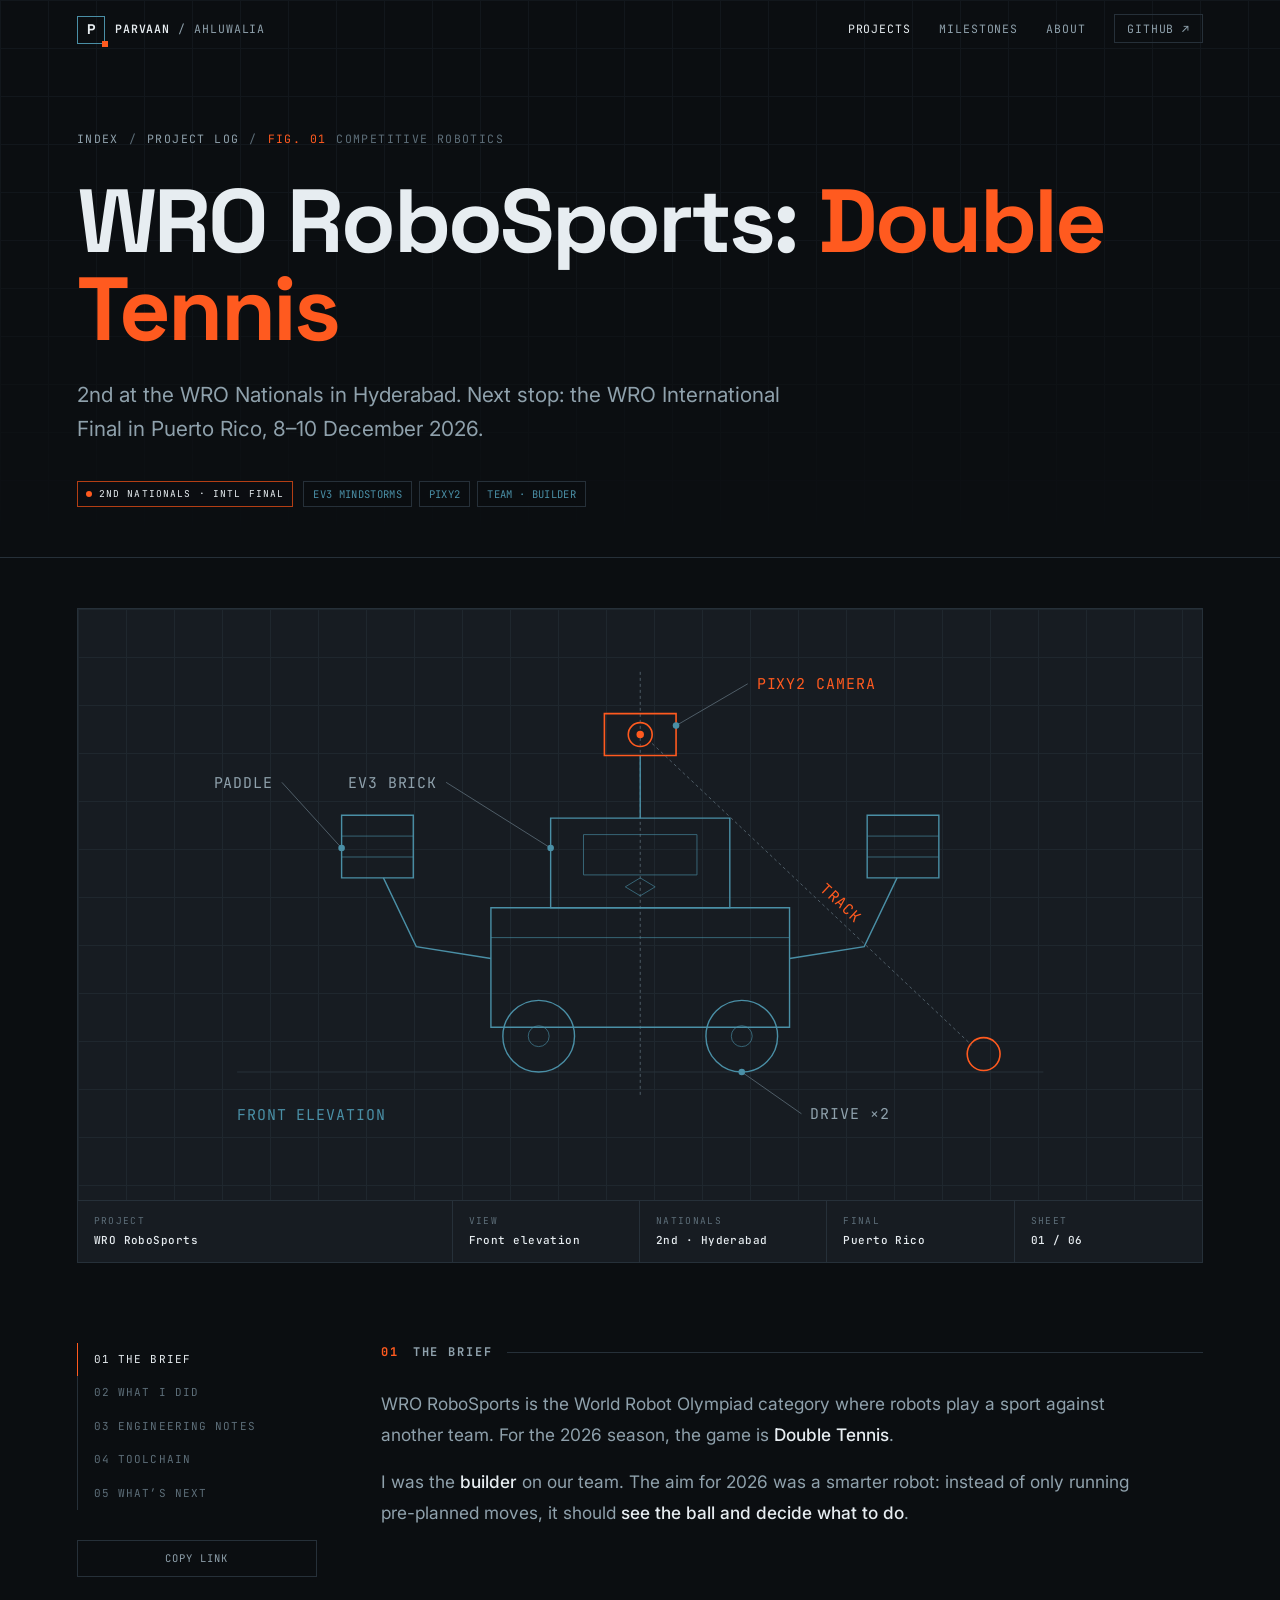
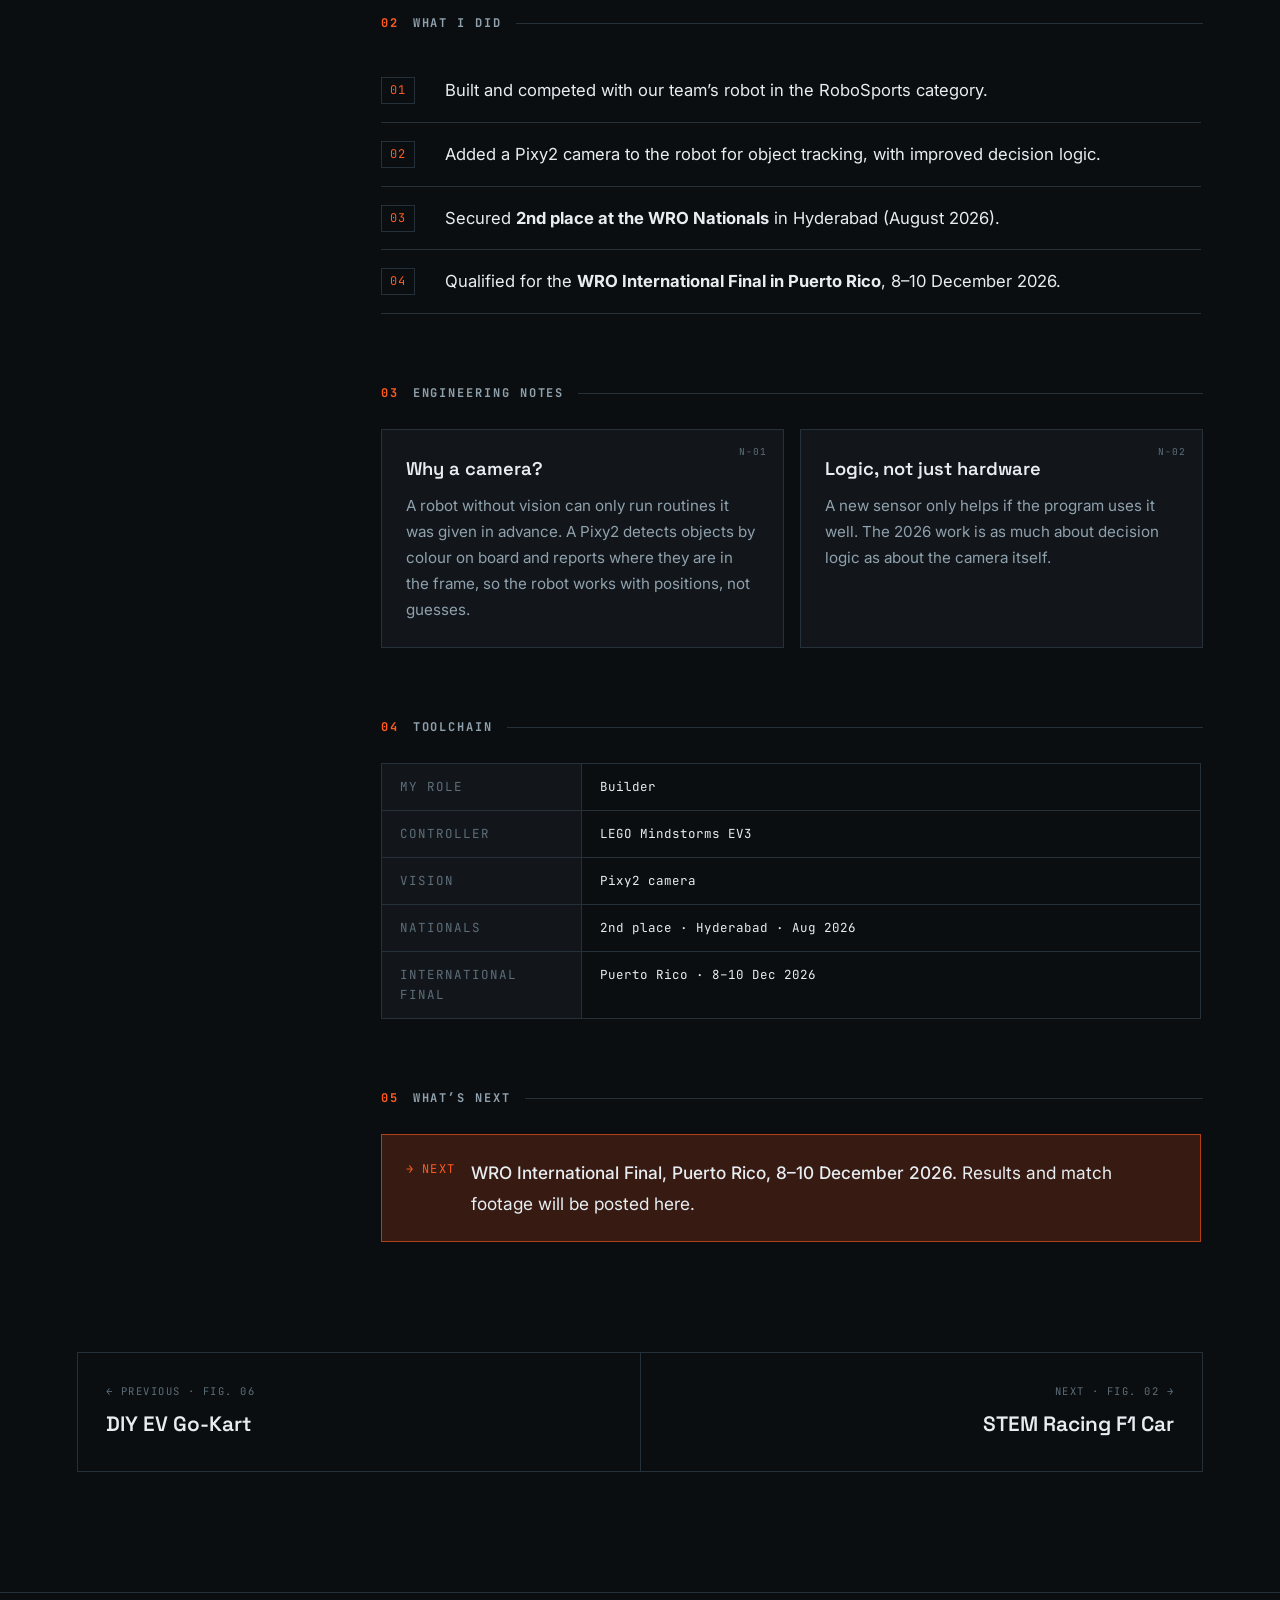
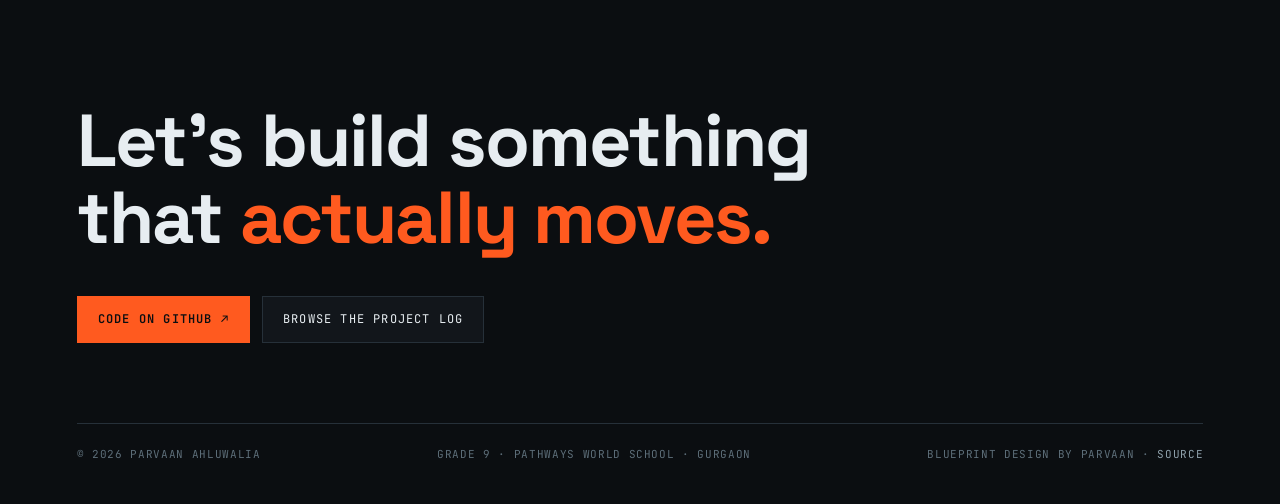
<file: projects/wro-robosports/index.html>
<!DOCTYPE html>
<html lang="en">
<head>
<meta charset="UTF-8">
<meta name="viewport" content="width=device-width, initial-scale=1">
<title>WRO RoboSports: Double Tennis · Parvaan Ahluwalia</title>
<meta name="description" content="2nd at the WRO Nationals in Hyderabad. Next stop: the WRO International Final in Puerto Rico, 8–10 December 2026.">
<meta name="author" content="Parvaan Singh Ahluwalia">
<link rel="canonical" href="https://parvaanahluwalia.com/projects/wro-robosports/">
<meta name="theme-color" content="#0B0E11">
<meta property="og:type" content="website">
<meta property="og:site_name" content="Parvaan Ahluwalia · Engineering Portfolio">
<meta property="og:title" content="WRO RoboSports: Double Tennis · Parvaan Ahluwalia">
<meta property="og:description" content="2nd at the WRO Nationals in Hyderabad. Next stop: the WRO International Final in Puerto Rico, 8–10 December 2026.">
<meta property="og:url" content="https://parvaanahluwalia.com/projects/wro-robosports/">
<meta property="og:image" content="https://parvaanahluwalia.com/assets/og/wro-robosports.png">
<meta property="og:image:width" content="1200">
<meta property="og:image:height" content="630">
<meta property="og:image:alt" content="WRO RoboSports: Double Tennis · Parvaan Ahluwalia">
<meta name="twitter:card" content="summary_large_image">
<meta name="twitter:title" content="WRO RoboSports: Double Tennis · Parvaan Ahluwalia">
<meta name="twitter:description" content="2nd at the WRO Nationals in Hyderabad. Next stop: the WRO International Final in Puerto Rico, 8–10 December 2026.">
<meta name="twitter:image" content="https://parvaanahluwalia.com/assets/og/wro-robosports.png">
<link rel="icon" href="../../assets/favicon.svg" type="image/svg+xml">
<link rel="preconnect" href="https://fonts.googleapis.com">
<link rel="preconnect" href="https://fonts.gstatic.com" crossorigin>
<link href="https://fonts.googleapis.com/css2?family=Space+Grotesk:wght@500;600;700&family=JetBrains+Mono:wght@400;500;600&family=Inter:wght@400;500;600&display=swap" rel="stylesheet">
<link rel="stylesheet" href="../../assets/css/site.css">
</head>
<body>
<a class="skip" href="#main">Skip to content</a>
<header class="nav">
  <a class="brand" href="../../" aria-label="Parvaan Ahluwalia: home"><span class="brand-mark">P</span><span class="brand-name"><b>PARVAAN</b> / AHLUWALIA</span></a>
  <nav aria-label="Main"><ul class="nav-links">
    <li class=""><a href="../../#projects" aria-current="page">Projects</a></li>
    <li class="hide-sm"><a href="../../#milestones">Milestones</a></li>
    <li class="hide-sm"><a href="../../#about">About</a></li>
    <li><a class="nav-gh" href="https://github.com/parvaanahluwalia" rel="me noopener" target="_blank">GitHub ↗</a></li>
  </ul></nav>
</header>
<main id="main">
<section class="p-hero">
  <div class="gridpaper"></div>
  <div class="crumbs"><a href="../../">Index</a><span>/</span><a href="../../#projects">Project log</a><span>/</span><span class="id">FIG. 01</span><span>Competitive robotics</span></div>
  <h1>WRO RoboSports: <span class="accent">Double Tennis</span></h1>
  <p class="lede">2nd at the WRO Nationals in Hyderabad. Next stop: the WRO International Final in Puerto Rico, 8–10 December 2026.</p>
  <div class="p-meta"><span class="status live">2nd Nationals · Intl Final</span><div class="chips"><span>EV3 MINDSTORMS</span><span>PIXY2</span><span>TEAM · BUILDER</span></div></div>
</section>

<figure class="sheet reveal">
  <div class="sheet-canvas"><div class="gridpaper"></div><svg class="dwg draw" viewBox="0 0 600 340" role="img" aria-label="Front elevation drawing of the WRO RoboSports robot with Pixy2 camera">
  <line class="c" x1="300" y1="22" x2="300" y2="306"/>
  <line class="g" x1="30" y1="290" x2="570" y2="290"/>
  <rect class="s" x="200" y="180" width="200" height="80"/>
  <line class="s2" x1="200" y1="200" x2="400" y2="200"/>
  <rect class="s" x="240" y="120" width="120" height="60"/>
  <rect class="s2" x="262" y="131" width="76" height="27"/>
  <path class="s2" d="M290 166 L300 160 L310 166 L300 172 Z"/>
  <line class="s" x1="300" y1="120" x2="300" y2="78"/>
  <rect class="a" x="276" y="50" width="48" height="28"/>
  <circle class="a" cx="300" cy="64" r="8"/>
  <circle class="af" cx="300" cy="64" r="2.5"/>
  <circle class="s" cx="232" cy="266" r="24"/><circle class="s2" cx="232" cy="266" r="7"/>
  <circle class="s" cx="368" cy="266" r="24"/><circle class="s2" cx="368" cy="266" r="7"/>
  <path class="s" d="M200 214 L150 206 L128 160"/>
  <path class="s" d="M400 214 L450 206 L472 160"/>
  <rect class="s" x="100" y="118" width="48" height="42"/>
  <rect class="s" x="452" y="118" width="48" height="42"/>
  <line class="s2" x1="100" y1="132" x2="148" y2="132"/><line class="s2" x1="100" y1="146" x2="148" y2="146"/>
  <line class="s2" x1="452" y1="132" x2="500" y2="132"/><line class="s2" x1="452" y1="146" x2="500" y2="146"/>
  <circle class="a" cx="530" cy="278" r="11"/>
  <path class="c" d="M308 70 L522 272"/>
  <text x="420" y="168" class="t-a" transform="rotate(43 420 168)">TRACK</text>
  <path class="d" d="M324 58 L372 30"/><circle class="lf" cx="324" cy="58" r="2.2"/><text x="378" y="33.5" text-anchor="start" class="t-a">PIXY2 CAMERA</text>
  <path class="d" d="M240 140 L170 96"/><circle class="lf" cx="240" cy="140" r="2.2"/><text x="164" y="99.5" text-anchor="end" class="">EV3 BRICK</text>
  <path class="d" d="M100 140 L60 96"/><circle class="lf" cx="100" cy="140" r="2.2"/><text x="54" y="99.5" text-anchor="end" class="">PADDLE</text>
  <path class="d" d="M368 290 L408 318"/><circle class="lf" cx="368" cy="290" r="2.2"/><text x="414" y="321.5" text-anchor="start" class="">DRIVE ×2</text>
  <text x="30" y="322" class="t-l">FRONT ELEVATION</text>
</svg></div>
  <figcaption class="titleblock"><div><span>Project</span><b>WRO RoboSports</b></div><div><span>View</span><b>Front elevation</b></div><div><span>Nationals</span><b>2nd · Hyderabad</b></div><div><span>Final</span><b>Puerto Rico</b></div><div><span>Sheet</span><b>01 / 06</b></div></figcaption>
</figure>

<div class="p-body">
  <aside class="p-toc" aria-label="On this page">
    <ol><li><a href="#brief">01 The brief</a></li><li><a href="#build">02 What I did</a></li><li><a href="#decisions">03 Engineering notes</a></li><li><a href="#stack">04 Toolchain</a></li><li><a href="#next">05 What’s next</a></li></ol>
    <div class="share">
      <button type="button" data-copy="https://parvaanahluwalia.com/projects/wro-robosports/">Copy link</button>
    </div>
  </aside>
  <article class="p-content">
    <section id="brief"><h2><span class="num">01</span> The brief</h2><p>WRO RoboSports is the World Robot Olympiad category where robots play a sport against another team. For the 2026 season, the game is <strong>Double Tennis</strong>.</p><p>I was the <strong>builder</strong> on our team. The aim for 2026 was a smarter robot: instead of only running pre-planned moves, it should <strong>see the ball and decide what to do</strong>.</p></section>
    <section id="build"><h2><span class="num">02</span> What I did</h2><ol class="steps"><li>Built and competed with our team’s robot in the RoboSports category.</li><li>Added a Pixy2 camera to the robot for object tracking, with improved decision logic.</li><li>Secured <strong>2nd place at the WRO Nationals</strong> in Hyderabad (August 2026).</li><li>Qualified for the <strong>WRO International Final in Puerto Rico</strong>, 8–10 December 2026.</li></ol></section>
    <section id="decisions"><h2><span class="num">03</span> Engineering notes</h2><div class="notes"><div class="note reveal" data-ref="N-01"><h3>Why a camera?</h3><p>A robot without vision can only run routines it was given in advance. A Pixy2 detects objects by colour on board and reports where they are in the frame, so the robot works with positions, not guesses.</p></div><div class="note reveal" data-ref="N-02"><h3>Logic, not just hardware</h3><p>A new sensor only helps if the program uses it well. The 2026 work is as much about decision logic as about the camera itself.</p></div></div></section>
    <section id="stack"><h2><span class="num">04</span> Toolchain</h2><div class="stack-table"><div><span>My role</span><span>Builder</span></div><div><span>Controller</span><span>LEGO Mindstorms EV3</span></div><div><span>Vision</span><span>Pixy2 camera</span></div><div><span>Nationals</span><span>2nd place · Hyderabad · Aug 2026</span></div><div><span>International Final</span><span>Puerto Rico · 8–10 Dec 2026</span></div></div></section>
    <section id="next"><h2><span class="num">05</span> What’s next</h2><div class="callout"><span class="ic">→ NEXT</span><p><strong>WRO International Final, Puerto Rico, 8–10 December 2026.</strong> Results and match footage will be posted here.</p></div></section>
  </article>
</div>

<nav class="pager" aria-label="More projects">
  <a href="../../projects/ev-go-kart/"><span>← Previous · FIG. 06</span><b>DIY EV Go-Kart</b></a>
  <a href="../../projects/f1-in-schools/"><span>Next · FIG. 02 →</span><b>STEM Racing F1 Car</b></a>
</nav>
</main>
<footer class="footer" id="contact">
  <h2>Let’s build something<br>that <span class="accent">actually moves.</span></h2>
  <div class="footer-ctas">
    <a class="btn primary" href="https://github.com/parvaanahluwalia" rel="me noopener" target="_blank">Code on GitHub ↗</a>
    <a class="btn" href="../../#projects">Browse the project log</a>
  </div>
  <div class="footer-meta">
    <span>© <span data-year>2026</span> Parvaan Ahluwalia</span>
    <span>Grade 9 · Pathways World School · Gurgaon</span>
    <span>Blueprint design by Parvaan · <a href="https://github.com/parvaanahluwalia/parvaanahluwalia.github.io" rel="noopener" target="_blank">Source</a></span>
  </div>
</footer>
<div class="toast" role="status" aria-live="polite"></div>
<script src="../../assets/js/site.js" defer></script>
</body>
</html>
</file>
<file: assets/css/site.css>
/* =========================================================
   Parvaan Ahluwalia — Engineering Portfolio
   Blueprint design system (original concept: Parvaan)
   ========================================================= */
:root{
  --bg:#0B0E11;
  --panel:#12161B;
  --panel-2:#171C22;
  --line:#4A8FA6;
  --line-soft:rgba(74,143,166,.35);
  --line-dim:#263039;
  --ink:#E7EDF1;
  --ink-dim:#8FA1AC;
  --ink-faint:#5D6E79;
  --accent:#FF5A1F;
  --accent-dim:#B33E14;
  --accent-glow:rgba(255,90,31,.18);
  --mono:'JetBrains Mono',ui-monospace,monospace;
  --grotesk:'Space Grotesk',system-ui,sans-serif;
  --sans:'Inter',system-ui,sans-serif;
  --gutter:clamp(16px,6vw,96px);
  --nav-h:60px;
}

*{margin:0;padding:0;box-sizing:border-box}
html{background:var(--bg);scroll-behavior:smooth;-webkit-text-size-adjust:100%}
body{background:var(--bg);color:var(--ink);font-family:var(--sans);line-height:1.6;overflow-x:hidden;-webkit-font-smoothing:antialiased}
img,svg{display:block;max-width:100%}
a{color:inherit}
::selection{background:var(--accent);color:#000}
:focus-visible{outline:2px solid var(--accent);outline-offset:3px}
.sr-only{position:absolute;width:1px;height:1px;overflow:hidden;clip:rect(0 0 0 0);white-space:nowrap}
.skip{position:absolute;left:12px;top:-60px;z-index:200;background:var(--accent);color:#000;padding:8px 14px;font-family:var(--mono);font-size:12px;text-decoration:none}
.skip:focus{top:12px}

/* ---------- Grid paper backdrop (shared) ---------- */
.gridpaper{
  background-image:
    linear-gradient(var(--line-dim) 1px,transparent 1px),
    linear-gradient(90deg,var(--line-dim) 1px,transparent 1px);
  background-size:48px 48px;
}

/* ---------- Navigation ---------- */
.nav{
  position:fixed;top:0;left:0;right:0;z-index:100;height:var(--nav-h);
  display:flex;align-items:center;justify-content:space-between;
  padding:0 var(--gutter);
  font-family:var(--mono);font-size:11.5px;letter-spacing:.08em;text-transform:uppercase;
  transition:background .3s,border-color .3s;
  border-bottom:1px solid transparent;
}
.nav.is-solid{background:rgba(11,14,17,.86);backdrop-filter:blur(10px);-webkit-backdrop-filter:blur(10px);border-bottom-color:var(--line-dim)}
.brand{display:flex;align-items:center;gap:10px;text-decoration:none;color:var(--ink)}
.brand-mark{width:28px;height:28px;border:1px solid var(--line);display:grid;place-items:center;position:relative;font-family:var(--grotesk);font-weight:700;font-size:14px;letter-spacing:0;color:var(--ink)}
.brand-mark::after{content:'';position:absolute;right:-4px;bottom:-4px;width:6px;height:6px;background:var(--accent)}
.brand-name{color:var(--ink-dim)}
.brand-name b{color:var(--ink);font-weight:600}
.nav-links{display:flex;gap:28px;list-style:none}
.nav-links a{text-decoration:none;color:var(--ink-dim);transition:color .2s;position:relative;padding:4px 0}
.nav-links a:hover,.nav-links a[aria-current="page"]{color:var(--ink)}
.nav-links a::before{content:'';position:absolute;left:0;bottom:-2px;height:1px;width:0;background:var(--accent);transition:width .25s}
.nav-links a:hover::before{width:100%}
.nav-gh{border:1px solid var(--line-dim);padding:6px 12px !important}
.nav-gh:hover{border-color:var(--accent)}
@media (max-width:760px){
  .nav-links{gap:16px}
  .nav-links .hide-sm{display:none}
  .brand-name{display:none}
}

/* ---------- Hero ---------- */
.hero{position:relative;min-height:100vh;min-height:100svh;display:flex;align-items:center;justify-content:center;overflow:hidden;border-bottom:1px solid var(--line-dim);padding:calc(var(--nav-h) + 40px) 16px 120px}
@media (pointer:fine){ .hero.has-crosshair{cursor:none} .hero.has-crosshair a{cursor:pointer} }
.bp-layer{position:absolute;inset:-10%;will-change:transform;pointer-events:none}
.bp-minor{background-image:linear-gradient(var(--line-dim) 1px,transparent 1px),linear-gradient(90deg,var(--line-dim) 1px,transparent 1px);background-size:48px 48px;opacity:.35}
.bp-major{background-image:linear-gradient(var(--line-soft) 1px,transparent 1px),linear-gradient(90deg,var(--line-soft) 1px,transparent 1px);background-size:240px 240px;opacity:.6}
.hero-glow{position:absolute;width:70vmax;height:70vmax;left:50%;top:50%;transform:translate(-50%,-50%);background:radial-gradient(closest-side,rgba(74,143,166,.10),transparent 70%);pointer-events:none}
.hero-gear{position:absolute;width:min(78vmin,760px);left:50%;top:50%;transform:translate(-50%,-50%);opacity:.22;pointer-events:none}
.hero-gear svg{width:100%;height:auto;overflow:visible}
.dim-line{position:absolute;color:var(--line);font-family:var(--mono);font-size:11px;opacity:.55;letter-spacing:.05em;white-space:nowrap;will-change:transform;pointer-events:none}
.corner{position:absolute;width:26px;height:26px;border-color:var(--line);opacity:.7;pointer-events:none}
.corner.tl{top:calc(var(--nav-h) + 10px);left:26px;border-top:1px solid;border-left:1px solid}
.corner.tr{top:calc(var(--nav-h) + 10px);right:26px;border-top:1px solid;border-right:1px solid}
.corner.bl{bottom:26px;left:26px;border-bottom:1px solid;border-left:1px solid}
.corner.br{bottom:26px;right:26px;border-bottom:1px solid;border-right:1px solid}
.hero-content{position:relative;z-index:5;text-align:center;will-change:transform,opacity;max-width:980px}
.badge{display:inline-flex;align-items:center;gap:10px;border:1px solid var(--accent-dim);background:var(--accent-glow);color:var(--ink);font-family:var(--mono);font-size:11.5px;letter-spacing:.1em;text-transform:uppercase;padding:8px 14px;text-decoration:none;margin-bottom:28px;transition:border-color .2s,transform .2s}
.badge:hover{border-color:var(--accent);transform:translateY(-1px)}
.badge .dot{width:7px;height:7px;background:var(--accent);border-radius:50%;box-shadow:0 0 0 0 var(--accent);animation:ping 2s infinite}
.badge .arrow{color:var(--accent)}
@keyframes ping{0%{box-shadow:0 0 0 0 rgba(255,90,31,.6)}70%{box-shadow:0 0 0 9px rgba(255,90,31,0)}100%{box-shadow:0 0 0 0 rgba(255,90,31,0)}}
.eyebrow{font-family:var(--mono);font-size:12.5px;letter-spacing:.25em;text-transform:uppercase;color:var(--ink-dim);margin-bottom:20px;display:flex;align-items:center;justify-content:center;gap:12px}
.eyebrow::before,.eyebrow::after{content:'';width:36px;height:1px;background:var(--line-dim)}
.hero h1{font-family:var(--grotesk);font-weight:700;font-size:clamp(3.2rem,11vw,8.6rem);line-height:.92;letter-spacing:-.03em}
.hero h1 .word{color:var(--accent);display:inline-block;min-width:1ch}
.hero h1 .caret{display:inline-block;width:.08em;height:.78em;background:var(--accent);margin-left:.04em;vertical-align:-.04em;animation:blink 1s steps(1) infinite}
@keyframes blink{50%{opacity:0}}
.hero-sub{margin:28px auto 0;font-size:clamp(1rem,1.6vw,1.22rem);color:var(--ink-dim);max-width:600px;line-height:1.65}
.hero-sub strong{color:var(--ink);font-weight:500}
.hero-tags{margin-top:32px;display:flex;gap:10px;justify-content:center;flex-wrap:wrap;font-family:var(--mono);font-size:11.5px}
.hero-tags span{border:1px solid var(--line-dim);padding:6px 12px;color:var(--ink-dim);letter-spacing:.03em;background:rgba(11,14,17,.6)}
.hero-ctas{margin-top:36px;display:flex;gap:12px;justify-content:center;flex-wrap:wrap}
.btn{display:inline-flex;align-items:center;gap:10px;font-family:var(--mono);font-size:12px;letter-spacing:.1em;text-transform:uppercase;text-decoration:none;padding:13px 20px;border:1px solid var(--line-dim);color:var(--ink);background:var(--panel);transition:border-color .2s,background .2s,transform .2s}
.btn:hover{border-color:var(--line);transform:translateY(-1px)}
.btn.primary{background:var(--accent);border-color:var(--accent);color:#0B0E11;font-weight:600}
.btn.primary:hover{background:#ff7340}
.btn svg{width:14px;height:14px}
.scroll-cue{position:absolute;bottom:34px;left:50%;transform:translateX(-50%);z-index:5;font-family:var(--mono);font-size:10.5px;color:var(--ink-dim);letter-spacing:.2em;text-transform:uppercase;display:flex;flex-direction:column;align-items:center;gap:10px;opacity:.8}
.scroll-cue .track{width:1px;height:34px;background:var(--line-dim);position:relative;overflow:hidden}
.scroll-cue .track::after{content:'';position:absolute;top:0;left:0;width:100%;height:40%;background:var(--accent);animation:scrollpulse 1.6s ease-in-out infinite}
@keyframes scrollpulse{0%{transform:translateY(-100%)}100%{transform:translateY(250%)}}
.readout{position:absolute;bottom:30px;left:var(--gutter);z-index:5;font-family:var(--mono);font-size:10.5px;color:var(--ink-faint);letter-spacing:.08em;line-height:1.7}
.readout .tag{color:var(--line)}
.readout-r{left:auto;right:var(--gutter);text-align:right}
@media (max-width:760px){.readout{display:none}.dim-line{display:none}.corner{display:none}.eyebrow{letter-spacing:.14em;font-size:11px}.eyebrow::before,.eyebrow::after{width:18px}}
.crosshair{position:fixed;width:26px;height:26px;pointer-events:none;z-index:150;transform:translate(-50%,-50%);opacity:0;transition:opacity .2s}
.crosshair.on{opacity:1}
.crosshair::before,.crosshair::after{content:'';position:absolute;background:var(--accent)}
.crosshair::before{left:50%;top:0;width:1px;height:100%;transform:translateX(-50%)}
.crosshair::after{top:50%;left:0;height:1px;width:100%;transform:translateY(-50%)}
.crosshair span{position:absolute;inset:7px;border:1px solid var(--line)}

/* ---------- Section scaffolding ---------- */
.section{position:relative}
.section-label{padding:110px var(--gutter) 36px;font-family:var(--mono);font-size:12px;letter-spacing:.15em;text-transform:uppercase;color:var(--ink-dim);display:flex;align-items:center;gap:16px}
.section-label::after{content:'';flex:1;height:1px;background:var(--line-dim)}
.section-label .num{color:var(--accent)}
.section-title{padding:0 var(--gutter) 48px;font-family:var(--grotesk);font-weight:600;font-size:clamp(1.7rem,3.4vw,2.6rem);line-height:1.2;max-width:960px}
.section-title em{font-style:normal;color:var(--accent)}

/* ---------- Stats band ---------- */
.stats{display:grid;grid-template-columns:repeat(4,1fr);border-bottom:1px solid var(--line-dim)}
.stat{padding:38px var(--gutter) 34px;border-right:1px solid var(--line-dim);position:relative}
.stat:last-child{border-right:0}
.stat .n{font-family:var(--grotesk);font-weight:700;font-size:clamp(2.4rem,5vw,3.8rem);line-height:1;letter-spacing:-.02em}
.stat .n .u{color:var(--accent)}
.stat .l{margin-top:10px;font-family:var(--mono);font-size:11px;letter-spacing:.1em;text-transform:uppercase;color:var(--ink-dim)}
.stat::before{content:attr(data-ref);position:absolute;top:12px;right:16px;font-family:var(--mono);font-size:9.5px;color:var(--ink-faint);letter-spacing:.1em}
@media (max-width:860px){.stats{grid-template-columns:1fr 1fr}.stat{padding:28px 20px}.stat:nth-child(2){border-right:0}.stat:nth-child(-n+2){border-bottom:1px solid var(--line-dim)}}

/* ---------- Featured (WRO) ---------- */
.feature{margin:0 var(--gutter);border:1px solid var(--line-dim);background:var(--panel);display:grid;grid-template-columns:1.05fr 1fr;position:relative}
.feature-copy{padding:clamp(28px,4vw,56px);display:flex;flex-direction:column;gap:18px;border-right:1px solid var(--line-dim)}
.kicker{font-family:var(--mono);font-size:11px;letter-spacing:.14em;text-transform:uppercase;color:var(--accent);display:flex;align-items:center;gap:10px}
.kicker::before{content:'';width:18px;height:1px;background:var(--accent)}
.feature h2{font-family:var(--grotesk);font-size:clamp(2rem,4vw,3.2rem);line-height:1.05;letter-spacing:-.02em}
.feature p{color:var(--ink-dim);font-size:1.02rem;max-width:520px}
.spec-list{list-style:none;border-top:1px solid var(--line-dim);margin-top:6px}
.spec-list li{display:flex;justify-content:space-between;gap:20px;padding:11px 0;border-bottom:1px solid var(--line-dim);font-family:var(--mono);font-size:12px;letter-spacing:.04em}
.spec-list li span:first-child{color:var(--ink-faint);text-transform:uppercase}
.spec-list li span:last-child{color:var(--ink);text-align:right}
.feature-visual{position:relative;min-height:420px;background:var(--panel-2);overflow:hidden}
.feature-visual .gridpaper{position:absolute;inset:0;opacity:.6}
.feature-visual svg{position:absolute;inset:6% 6% 12%;width:88%;height:82%}
.feature .btn{align-self:flex-start;margin-top:6px}
@media (max-width:960px){.feature{grid-template-columns:1fr}.feature-copy{border-right:0;border-bottom:1px solid var(--line-dim)}.feature-visual{min-height:300px}}

/* ---------- Drawing styles (SVG) ---------- */
.dwg .s{stroke:var(--line);stroke-width:1.4;fill:none;vector-effect:non-scaling-stroke}
.dwg .s2{stroke:var(--line);stroke-width:.9;fill:none;opacity:.7;vector-effect:non-scaling-stroke}
.dwg .a{stroke:var(--accent);stroke-width:1.6;fill:none;vector-effect:non-scaling-stroke}
.dwg .af{fill:var(--accent)}
.dwg .lf{fill:var(--line)}
.dwg .g{stroke:var(--line-dim);stroke-width:1;fill:none;vector-effect:non-scaling-stroke}
.dwg .c{stroke:var(--ink-faint);stroke-width:.8;fill:none;stroke-dasharray:3 3;vector-effect:non-scaling-stroke}
.dwg .d{stroke:var(--ink-faint);stroke-width:.8;fill:none;vector-effect:non-scaling-stroke}
.dwg text{font-family:var(--mono);font-size:10px;fill:var(--ink-dim);letter-spacing:.06em}
.dwg text.t-a{fill:var(--accent)}
.dwg text.t-l{fill:var(--line)}
.js .draw .s,.js .draw .a,.js .draw .s2{stroke-dasharray:var(--len,1200);stroke-dashoffset:var(--len,1200);transition:stroke-dashoffset 1.8s cubic-bezier(.6,.1,.2,1)}
.js .draw text,.js .draw .af,.js .draw .lf{opacity:0;transition:opacity .6s .9s}
.js .draw.is-drawn .s,.js .draw.is-drawn .a,.js .draw.is-drawn .s2{stroke-dashoffset:0}
.js .draw.done .s,.js .draw.done .a,.js .draw.done .s2{stroke-dasharray:none;transition:none}
.js .draw.is-drawn text,.js .draw.is-drawn .af,.js .draw.is-drawn .lf{opacity:1}

/* ---------- Project rail ---------- */
.rail-wrap{position:relative;height:calc(var(--cards,5) * 85vh)}
.rail-sticky{position:sticky;top:0;height:100vh;overflow:hidden;display:flex;align-items:center}
.rail-track{display:flex;gap:4vw;padding-left:var(--gutter);padding-right:16vw;will-change:transform}
.card{flex:0 0 auto;width:min(540px,78vw);background:var(--panel);border:1px solid var(--line-dim);display:flex;flex-direction:column;text-decoration:none;color:inherit;transition:border-color .25s,transform .25s;position:relative}
.card:hover{border-color:var(--line);transform:translateY(-4px)}
.card:hover .card-cta{color:var(--accent)}
.card:hover .card-cta .arr{transform:translateX(4px)}
.card-head{padding:18px 24px;border-bottom:1px solid var(--line-dim);display:flex;justify-content:space-between;align-items:baseline;gap:12px;font-family:var(--mono);font-size:11px;color:var(--ink-dim);letter-spacing:.08em;text-transform:uppercase}
.card-head .id{color:var(--accent)}
.card-visual{height:250px;position:relative;background:repeating-linear-gradient(0deg,transparent,transparent 23px,var(--line-dim) 24px),repeating-linear-gradient(90deg,transparent,transparent 23px,var(--line-dim) 24px),var(--panel-2);display:flex;align-items:center;justify-content:center;overflow:hidden;border-bottom:1px solid var(--line-dim)}
.card-visual svg{width:82%;height:82%}
.glyph-label{position:absolute;bottom:10px;right:14px;font-family:var(--mono);font-size:9.5px;color:var(--line);letter-spacing:.1em;opacity:.75}
.status{position:absolute;top:12px;left:14px;font-family:var(--mono);font-size:9.5px;letter-spacing:.12em;text-transform:uppercase;padding:4px 8px;border:1px solid var(--line-dim);background:rgba(11,14,17,.85);color:var(--ink-dim);display:inline-flex;align-items:center;gap:7px}
.status::before{content:'';width:6px;height:6px;border-radius:50%;background:var(--st,var(--line))}
.status.live{--st:var(--accent);color:var(--ink);border-color:var(--accent-dim)}
.status.done{--st:#5BBF8A}
.status.wip{--st:#E3B341}
.card-body{padding:24px;flex:1;display:flex;flex-direction:column}
.card-body h3{font-family:var(--grotesk);font-size:1.45rem;font-weight:600;margin-bottom:10px;line-height:1.25}
.card-body p{font-size:.93rem;line-height:1.65;color:var(--ink-dim);margin-bottom:20px}
.card-foot{margin-top:auto;display:flex;justify-content:space-between;align-items:center;gap:12px;flex-wrap:wrap}
.chips{display:flex;flex-wrap:wrap;gap:7px;font-family:var(--mono);font-size:10.5px}
.chips span{border:1px solid var(--line-dim);padding:4px 9px;color:var(--line);letter-spacing:.03em}
.card-cta{font-family:var(--mono);font-size:11px;letter-spacing:.1em;text-transform:uppercase;color:var(--ink-dim);display:flex;align-items:center;gap:8px;transition:color .2s}
.card-cta .arr{transition:transform .2s;display:inline-block}
.rail-progress{position:absolute;bottom:40px;left:var(--gutter);right:var(--gutter);height:1px;background:var(--line-dim);z-index:6}
.rail-progress-fill{height:100%;width:0;background:var(--accent)}
.rail-counter{position:absolute;bottom:56px;left:var(--gutter);font-family:var(--mono);font-size:11px;color:var(--ink-dim);letter-spacing:.08em;z-index:6}
.rail-counter .accent{color:var(--accent)}
.rail-hint{position:absolute;bottom:56px;right:var(--gutter);font-family:var(--mono);font-size:10.5px;color:var(--ink-faint);letter-spacing:.1em;text-transform:uppercase;z-index:6}
.rail-static .rail-wrap,.reduced .rail-wrap{height:auto}
.rail-static .rail-sticky,.reduced .rail-sticky{position:relative;height:auto;padding:0 0 40px}
.rail-static .rail-track,.reduced .rail-track{display:grid;grid-template-columns:repeat(auto-fill,minmax(min(100%,420px),1fr));padding:0 var(--gutter);gap:24px;transform:none !important}
.rail-static .card,.reduced .card{width:auto}
.rail-static .rail-progress,.rail-static .rail-counter,.rail-static .rail-hint,.reduced .rail-progress,.reduced .rail-counter,.reduced .rail-hint{display:none}
@media (max-width:860px){
  .rail-wrap{height:auto}
  .rail-sticky{position:relative;height:auto;padding:0 0 40px}
  .rail-track{flex-direction:column;padding:0 16px;gap:22px;transform:none !important}
  .card{width:100%}
  .rail-progress,.rail-counter,.rail-hint{display:none}
  .card-visual{height:210px}
}

/* ---------- Toolkit spec sheet ---------- */
.toolkit{margin:0 var(--gutter);display:grid;grid-template-columns:repeat(4,1fr);border:1px solid var(--line-dim)}
.tk{padding:28px 24px;border-right:1px solid var(--line-dim);background:var(--panel)}
.tk:last-child{border-right:0}
.tk h3{font-family:var(--mono);font-size:11px;letter-spacing:.14em;text-transform:uppercase;color:var(--accent);margin-bottom:18px;display:flex;justify-content:space-between}
.tk h3 span{color:var(--ink-faint)}
.tk ul{list-style:none}
.tk li{padding:10px 0;border-bottom:1px dashed var(--line-dim);font-family:var(--grotesk);font-size:1.05rem;display:flex;justify-content:space-between;gap:10px}
.tk li:last-child{border-bottom:0}
.tk li small{font-family:var(--mono);font-size:10px;color:var(--ink-faint);letter-spacing:.06em;text-transform:uppercase;align-self:center;text-align:right}
@media (max-width:960px){.toolkit{grid-template-columns:1fr 1fr}.tk:nth-child(2){border-right:0}.tk:nth-child(-n+2){border-bottom:1px solid var(--line-dim)}}
@media (max-width:560px){.toolkit{grid-template-columns:1fr}.tk{border-right:0;border-bottom:1px solid var(--line-dim)}.tk:last-child{border-bottom:0}}

/* ---------- Timeline ---------- */
.timeline{margin:0 var(--gutter);position:relative;padding-left:0;list-style:none;display:grid;grid-template-columns:repeat(4,1fr);border-top:1px solid var(--line-dim)}
.timeline li{position:relative;padding:34px 24px 10px 0}
.timeline li::before{content:'';position:absolute;top:-6px;left:0;width:11px;height:11px;border:1px solid var(--line);background:var(--bg);transform:rotate(45deg)}
.timeline li.next::before{border-color:var(--accent);background:var(--accent)}
.timeline .when{font-family:var(--mono);font-size:11px;letter-spacing:.12em;text-transform:uppercase;color:var(--line)}
.timeline li.next .when{color:var(--accent)}
.timeline h3{font-family:var(--grotesk);font-size:1.2rem;font-weight:600;margin:8px 0 6px}
.timeline p{color:var(--ink-dim);font-size:.92rem}
@media (max-width:860px){.timeline{grid-template-columns:1fr;border-top:0;border-left:1px solid var(--line-dim);margin-left:calc(var(--gutter) + 6px)}.timeline li{padding:0 0 30px 26px}.timeline li::before{top:4px;left:-6px}}

/* ---------- About ---------- */
.about{margin:0 var(--gutter);display:grid;grid-template-columns:1fr 1.4fr;gap:clamp(24px,5vw,80px);align-items:start}
.about-card{border:1px solid var(--line-dim);background:var(--panel);font-family:var(--mono);font-size:12px}
.about-card .row{display:flex;justify-content:space-between;gap:16px;padding:13px 18px;border-bottom:1px solid var(--line-dim)}
.about-card .row:last-child{border-bottom:0}
.about-card .row span:first-child{color:var(--ink-faint);text-transform:uppercase;letter-spacing:.08em}
.about-card .row span:last-child{color:var(--ink);text-align:right}
.about-copy p{font-size:clamp(1.05rem,1.5vw,1.22rem);color:var(--ink-dim);line-height:1.75;margin-bottom:18px}
.about-copy p strong{color:var(--ink);font-weight:500}
@media (max-width:860px){.about{grid-template-columns:1fr}}

/* ---------- Footer ---------- */
.footer{margin-top:120px;padding:110px var(--gutter) 40px;border-top:1px solid var(--line-dim);position:relative;overflow:hidden}
.footer h2{font-family:var(--grotesk);font-weight:700;font-size:clamp(2.2rem,6vw,4.6rem);letter-spacing:-.025em;line-height:1.04;max-width:900px}
.footer h2 .accent{color:var(--accent)}
.footer-ctas{margin-top:40px;display:flex;gap:12px;flex-wrap:wrap}
.footer-meta{margin-top:80px;display:flex;justify-content:space-between;flex-wrap:wrap;gap:16px 24px;font-family:var(--mono);font-size:11px;color:var(--ink-faint);letter-spacing:.06em;text-transform:uppercase;border-top:1px solid var(--line-dim);padding-top:22px}
.footer-meta a{text-decoration:none;color:var(--ink-dim)}
.footer-meta a:hover{color:var(--accent)}

/* ---------- Reveal ---------- */
.js .reveal{opacity:0;transform:translateY(18px);transition:opacity .8s ease,transform .8s ease}
.js .reveal.in{opacity:1;transform:none}

/* =========================================================
   Project pages
   ========================================================= */
.p-hero{padding:calc(var(--nav-h) + 70px) var(--gutter) 50px;position:relative;border-bottom:1px solid var(--line-dim);overflow:hidden}
.p-hero .gridpaper{position:absolute;inset:0;opacity:.28;mask-image:linear-gradient(to bottom,#000 30%,transparent);-webkit-mask-image:linear-gradient(to bottom,#000 30%,transparent);pointer-events:none}
.crumbs{position:relative;font-family:var(--mono);font-size:11.5px;letter-spacing:.12em;text-transform:uppercase;color:var(--ink-faint);display:flex;gap:10px;flex-wrap:wrap;margin-bottom:30px}
.crumbs a{color:var(--ink-dim);text-decoration:none}
.crumbs a:hover{color:var(--accent)}
.crumbs .id{color:var(--accent)}
.p-hero h1{position:relative;font-family:var(--grotesk);font-weight:700;font-size:clamp(2.4rem,7vw,5.6rem);line-height:.98;letter-spacing:-.03em;max-width:1100px}
.p-hero h1 .accent{color:var(--accent)}
.p-hero .lede{position:relative;margin-top:24px;font-size:clamp(1.05rem,1.7vw,1.3rem);color:var(--ink-dim);max-width:720px;line-height:1.65}
.p-meta{position:relative;margin-top:34px;display:flex;gap:10px;flex-wrap:wrap;align-items:center}
.p-meta .status{position:static}
.p-meta .chips span{background:rgba(11,14,17,.7)}

.sheet{margin:50px var(--gutter) 0;border:1px solid var(--line-dim);background:var(--panel-2);position:relative}
.sheet-canvas{position:relative;aspect-ratio:16/8.4;overflow:hidden}
.sheet-canvas .gridpaper{position:absolute;inset:0;opacity:.55}
.sheet-canvas svg{position:absolute;inset:5% 4% 9%;width:92%;height:86%}
.titleblock{display:grid;grid-template-columns:2fr 1fr 1fr 1fr 1fr;border-top:1px solid var(--line-dim);font-family:var(--mono);font-size:11px}
.titleblock div{padding:12px 16px;border-right:1px solid var(--line-dim);display:flex;flex-direction:column;gap:4px}
.titleblock div:last-child{border-right:0}
.titleblock span{color:var(--ink-faint);font-size:9.5px;letter-spacing:.14em;text-transform:uppercase}
.titleblock b{font-weight:500;color:var(--ink);letter-spacing:.04em}
@media (max-width:860px){.sheet-canvas{aspect-ratio:4/3}.titleblock{grid-template-columns:1fr 1fr}.titleblock div{border-bottom:1px solid var(--line-dim)}.titleblock div:first-child{grid-column:1/-1}}

.p-body{margin:0 var(--gutter);display:grid;grid-template-columns:240px 1fr;gap:clamp(24px,5vw,80px);padding-top:80px}
.p-toc{position:sticky;top:calc(var(--nav-h) + 30px);align-self:start;font-family:var(--mono);font-size:11px;letter-spacing:.1em;text-transform:uppercase}
.p-toc ol{list-style:none;border-left:1px solid var(--line-dim)}
.p-toc a{display:block;padding:8px 0 8px 16px;color:var(--ink-faint);text-decoration:none;margin-left:-1px;border-left:1px solid transparent;transition:color .2s,border-color .2s}
.p-toc a:hover,.p-toc a.on{color:var(--ink);border-left-color:var(--accent)}
.p-toc .share{margin-top:30px;display:flex;flex-direction:column;gap:8px}
.p-toc .share button,.p-toc .share a{all:unset;cursor:pointer;font-family:var(--mono);font-size:10.5px;letter-spacing:.1em;color:var(--ink-dim);border:1px solid var(--line-dim);padding:9px 12px;text-align:center;transition:border-color .2s,color .2s}
.p-toc .share button:hover,.p-toc .share a:hover{border-color:var(--accent);color:var(--ink)}
.p-toc .share button:focus-visible,.p-toc .share a:focus-visible{outline:2px solid var(--accent)}
.p-content section{padding-bottom:70px;scroll-margin-top:calc(var(--nav-h) + 30px)}
.p-content h2{font-family:var(--mono);font-size:12px;letter-spacing:.16em;text-transform:uppercase;color:var(--ink-dim);display:flex;align-items:center;gap:14px;margin-bottom:26px}
.p-content h2 .num{color:var(--accent)}
.p-content h2::after{content:'';flex:1;height:1px;background:var(--line-dim)}
.p-content p{font-size:1.08rem;color:var(--ink-dim);line-height:1.8;max-width:760px;margin-bottom:16px}
.p-content p strong{color:var(--ink);font-weight:500}
.steps{list-style:none;counter-reset:s;max-width:820px}
.steps li{counter-increment:s;position:relative;padding:18px 0 18px 64px;border-bottom:1px solid var(--line-dim);font-size:1.04rem;color:var(--ink);line-height:1.6}
.steps li::before{content:counter(s,decimal-leading-zero);position:absolute;left:0;top:18px;font-family:var(--mono);font-size:12px;color:var(--accent);letter-spacing:.08em;border:1px solid var(--line-dim);padding:3px 8px}
.notes{display:grid;grid-template-columns:repeat(auto-fit,minmax(min(100%,300px),1fr));gap:16px;max-width:980px}
.note{border:1px solid var(--line-dim);background:var(--panel);padding:24px;position:relative}
.note::before{content:attr(data-ref);position:absolute;top:14px;right:16px;font-family:var(--mono);font-size:9.5px;color:var(--ink-faint);letter-spacing:.1em}
.note h3{font-family:var(--grotesk);font-size:1.15rem;font-weight:600;margin-bottom:10px;padding-right:40px}
.note p{font-size:.95rem;line-height:1.7;margin:0}
.stack-table{max-width:820px;border:1px solid var(--line-dim);font-family:var(--mono);font-size:12.5px}
.stack-table div{display:grid;grid-template-columns:200px 1fr;border-bottom:1px solid var(--line-dim)}
.stack-table div:last-child{border-bottom:0}
.stack-table span{padding:13px 18px}
.stack-table span:first-child{color:var(--ink-faint);text-transform:uppercase;letter-spacing:.08em;border-right:1px solid var(--line-dim);background:var(--panel)}
.stack-table span:last-child{color:var(--ink)}
@media (max-width:560px){.stack-table div{grid-template-columns:1fr}.stack-table span:first-child{border-right:0;border-bottom:1px dashed var(--line-dim)}}
.callout{max-width:820px;border:1px solid var(--accent-dim);background:var(--accent-glow);padding:22px 24px;display:flex;gap:16px;align-items:flex-start}
.callout .ic{font-family:var(--mono);color:var(--accent);font-size:12px;letter-spacing:.1em;white-space:nowrap;padding-top:3px}
.callout p{margin:0;color:var(--ink)}
@media (max-width:960px){.p-body{grid-template-columns:1fr}.p-toc{position:relative;top:0}.p-toc ol{display:none}.p-toc .share{flex-direction:row;flex-wrap:wrap;margin-top:0}}

.pager{margin:40px var(--gutter) 0;display:grid;grid-template-columns:1fr 1fr;border:1px solid var(--line-dim)}
.pager a{padding:30px 28px;text-decoration:none;display:flex;flex-direction:column;gap:8px;transition:background .2s}
.pager a:hover{background:var(--panel)}
.pager a+a{border-left:1px solid var(--line-dim);text-align:right}
.pager span{font-family:var(--mono);font-size:10.5px;letter-spacing:.14em;text-transform:uppercase;color:var(--ink-faint)}
.pager b{font-family:var(--grotesk);font-size:1.3rem;font-weight:600}
.pager a:hover b{color:var(--accent)}
@media (max-width:560px){.pager{grid-template-columns:1fr}.pager a+a{border-left:0;border-top:1px solid var(--line-dim)}}

.toast{position:fixed;left:50%;bottom:28px;transform:translate(-50%,20px);background:var(--ink);color:var(--bg);font-family:var(--mono);font-size:12px;letter-spacing:.06em;padding:10px 16px;opacity:0;transition:opacity .25s,transform .25s;z-index:300;pointer-events:none}
.toast.show{opacity:1;transform:translate(-50%,0)}

/* 404 */
.nf{min-height:100vh;display:grid;place-items:center;text-align:center;padding:40px 16px}
.nf h1{font-family:var(--grotesk);font-size:clamp(5rem,20vw,12rem);line-height:.9;letter-spacing:-.04em}
.nf h1 span{color:var(--accent)}
.nf p{font-family:var(--mono);color:var(--ink-dim);letter-spacing:.08em;text-transform:uppercase;font-size:12px;margin:18px 0 30px}

@media (prefers-reduced-motion:reduce){
  html{scroll-behavior:auto}
  *,*::before,*::after{animation-duration:.001ms !important;animation-iteration-count:1 !important;transition-duration:.001ms !important}
}
</file>
